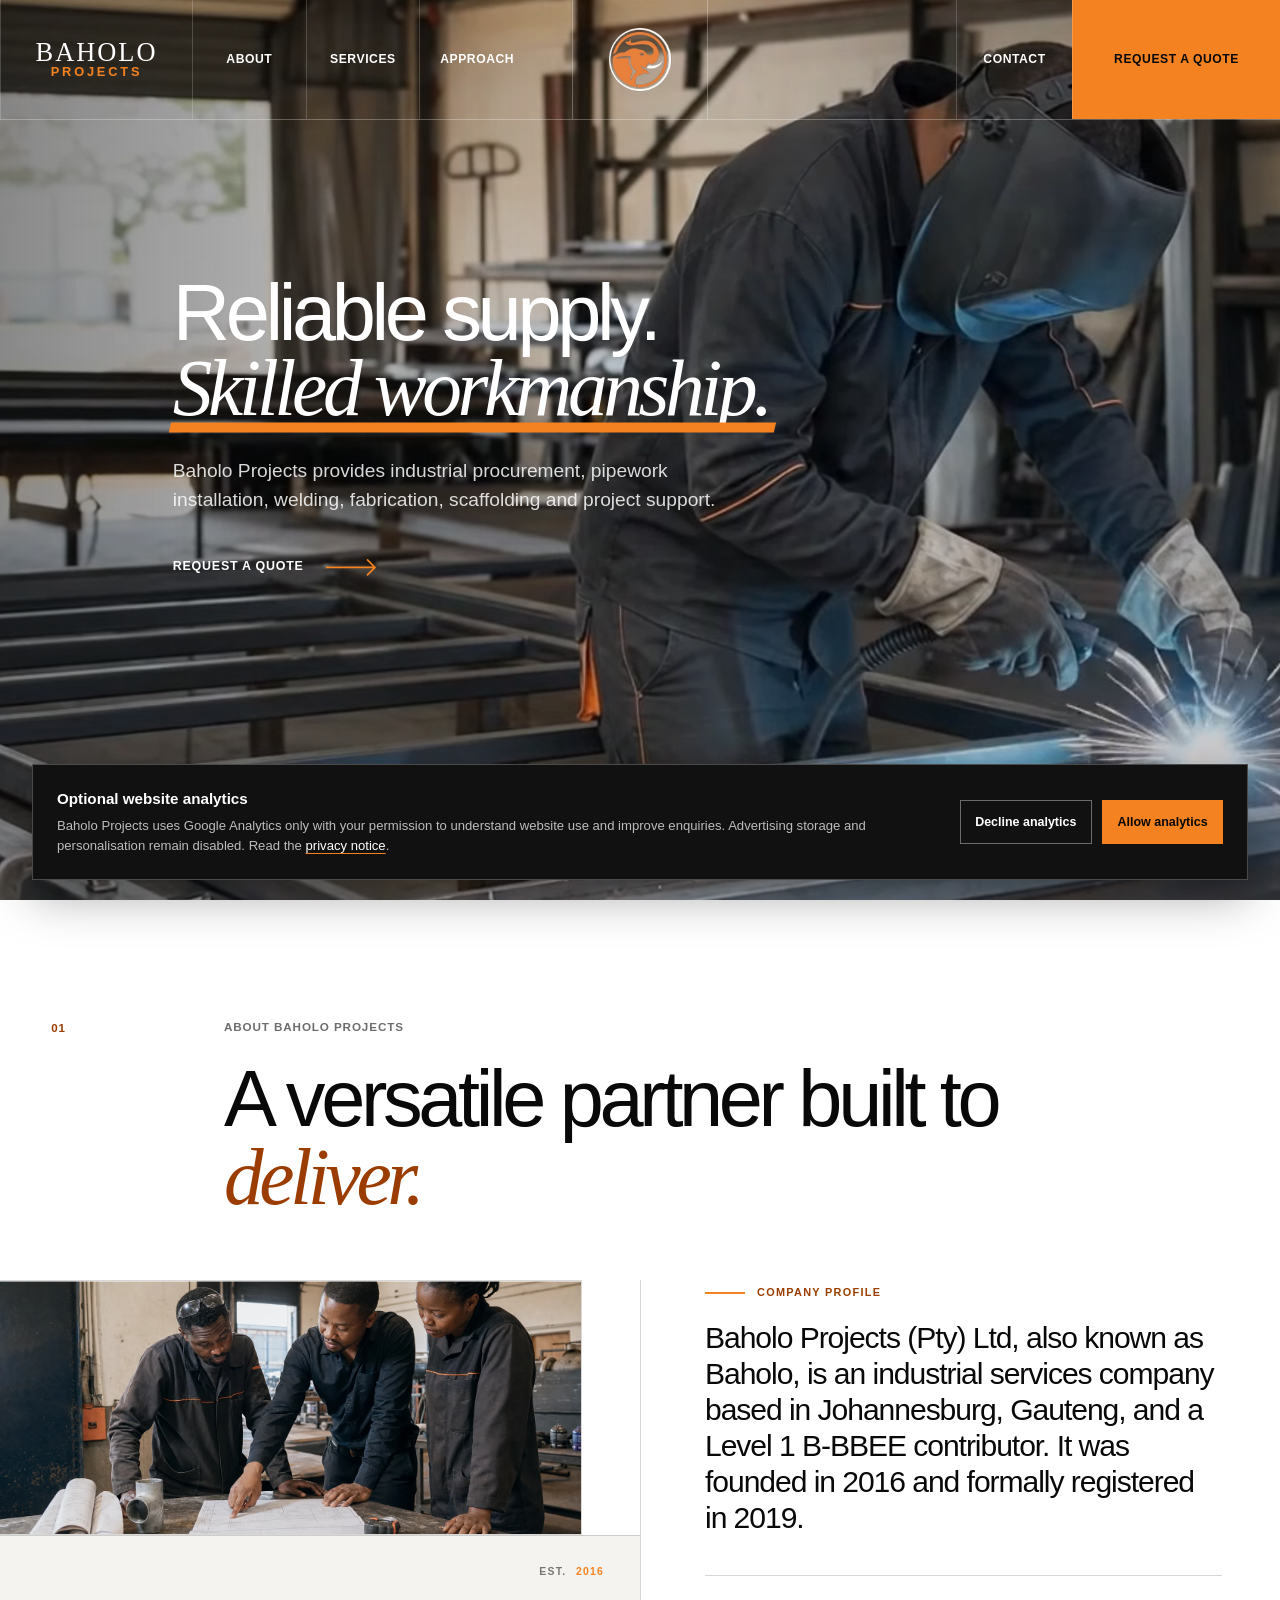
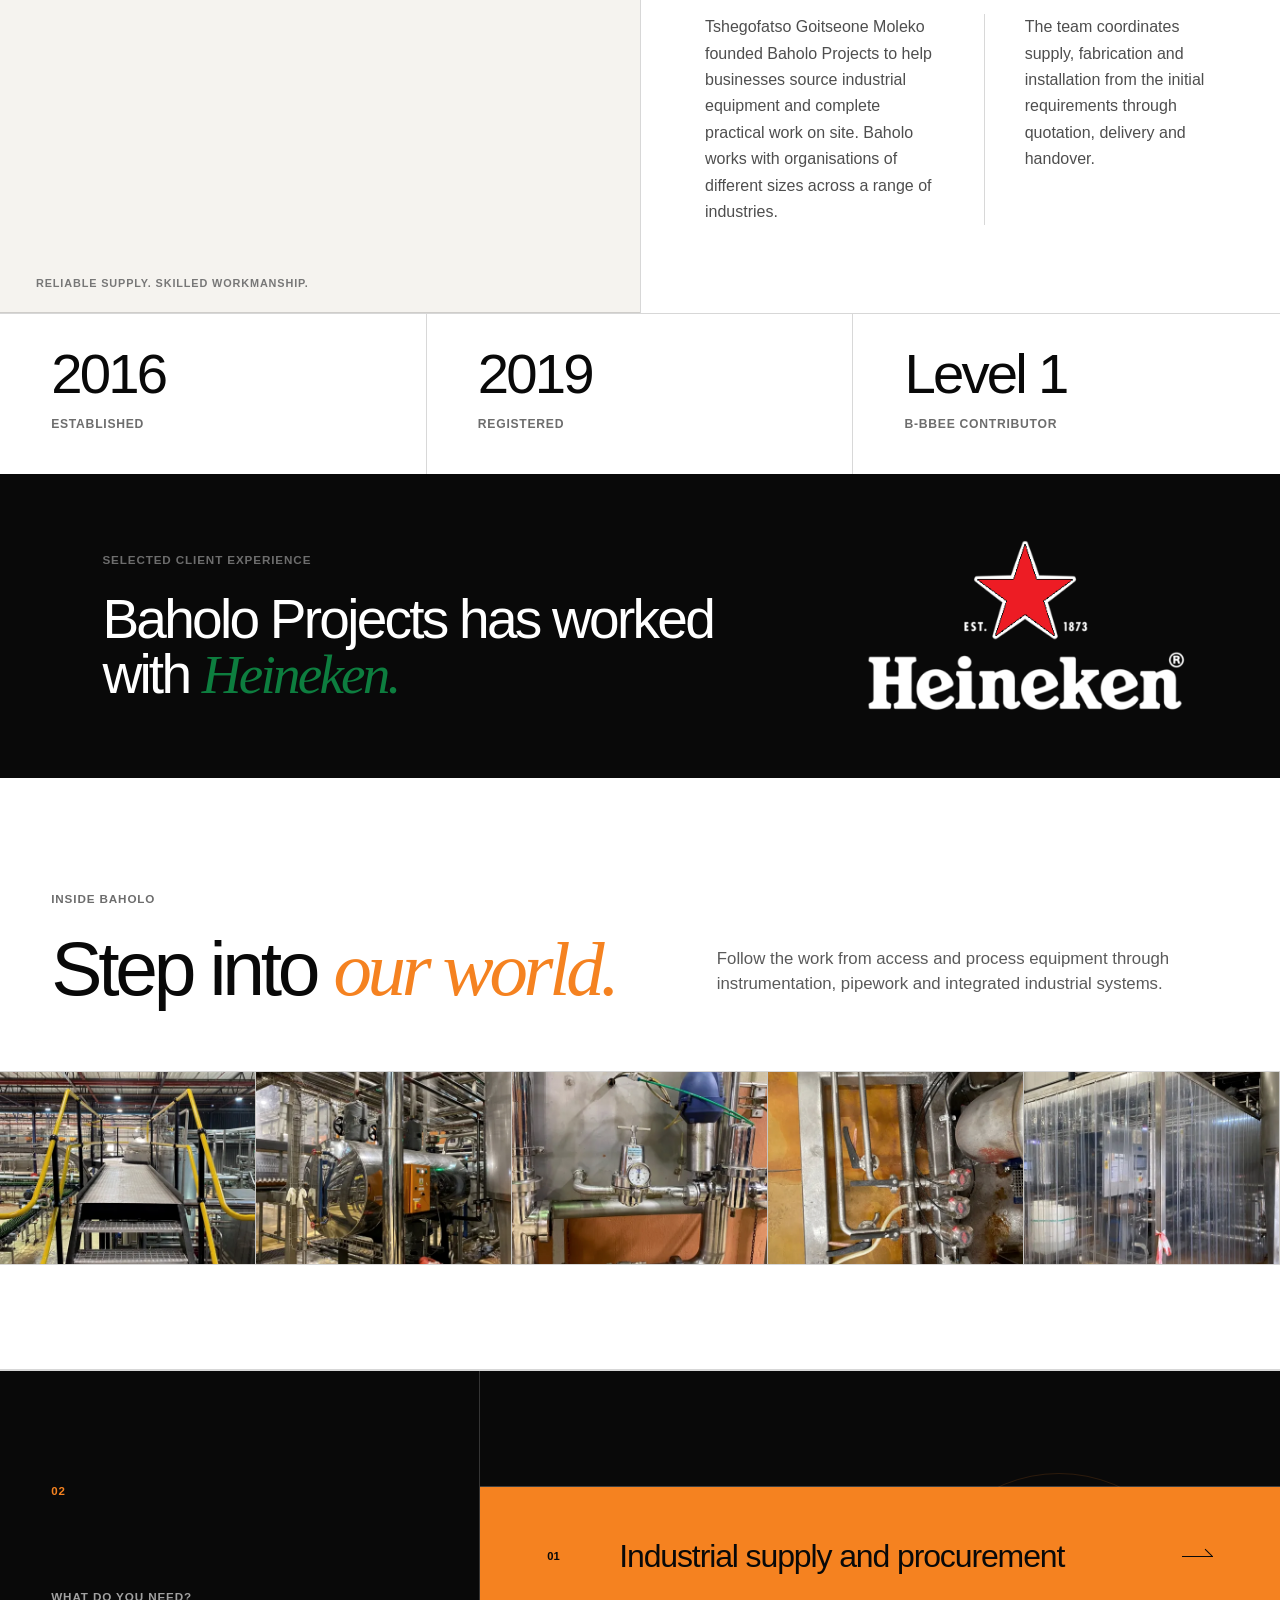
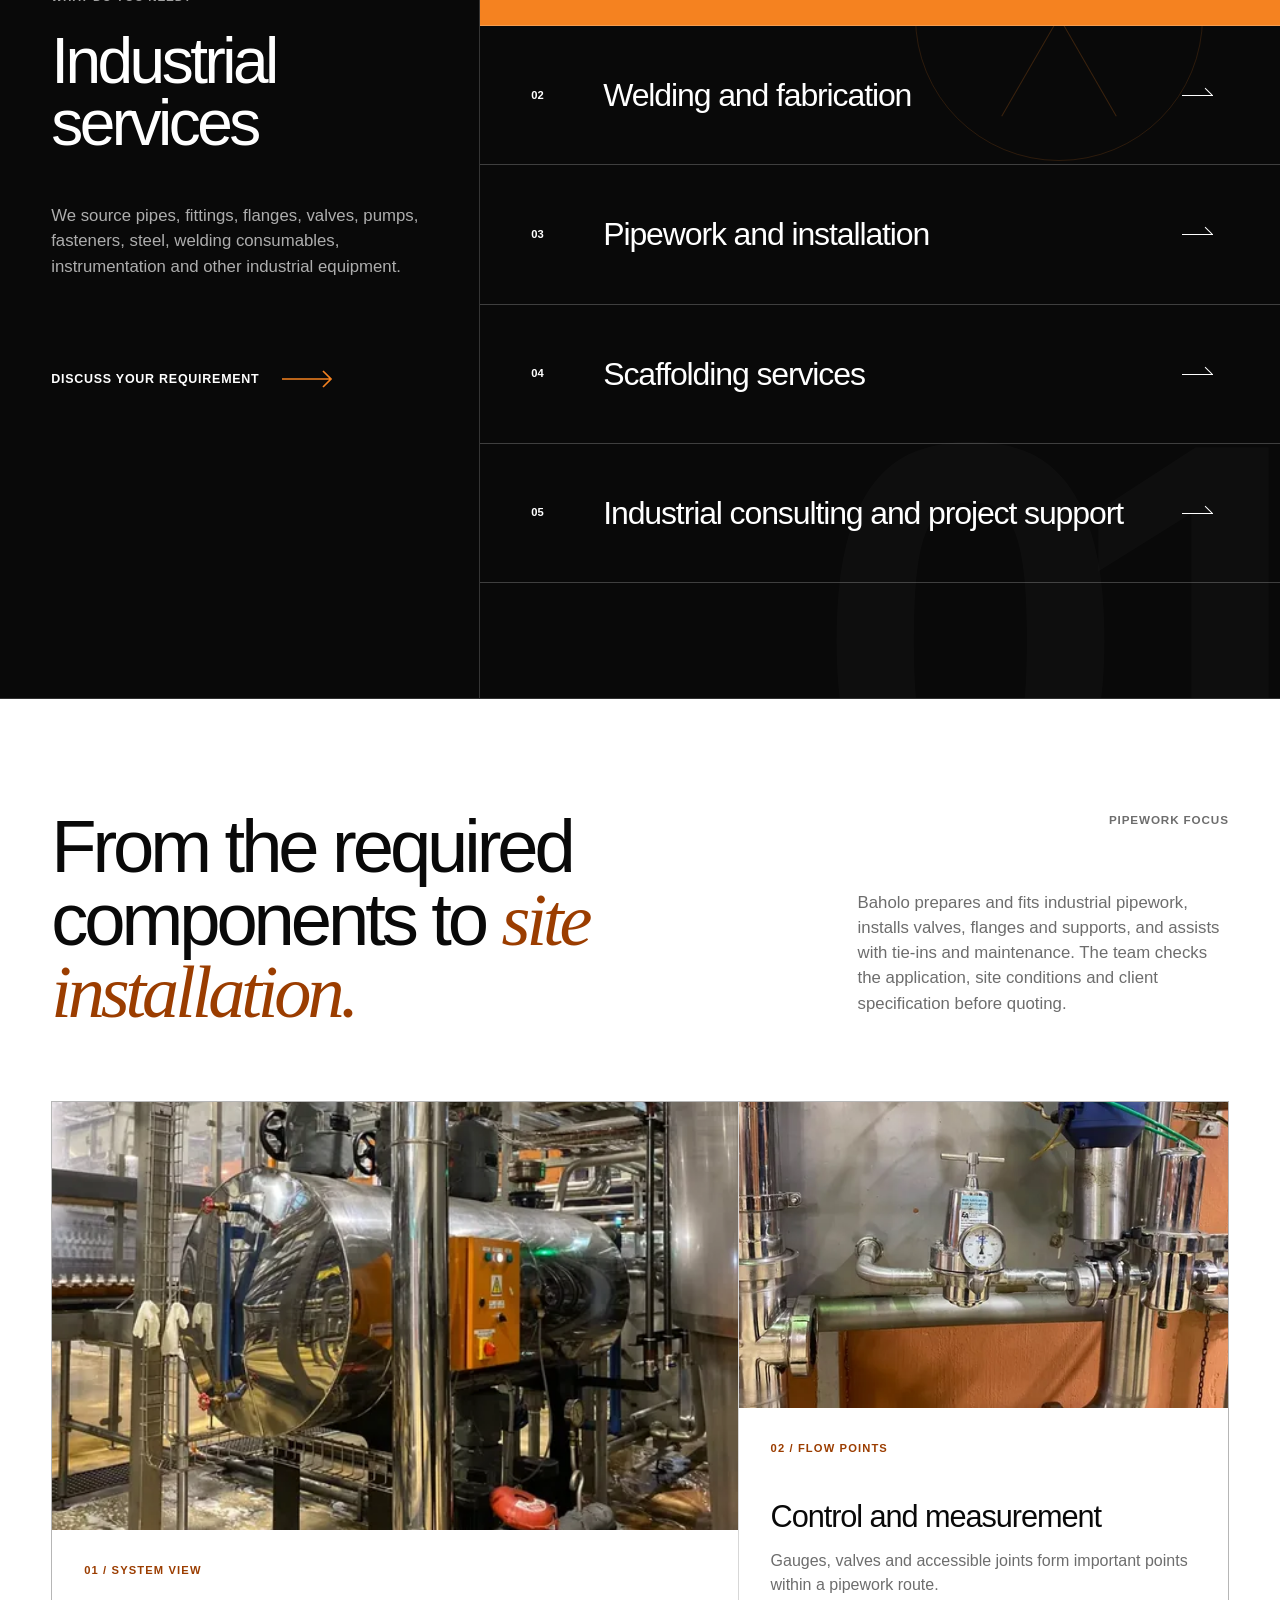
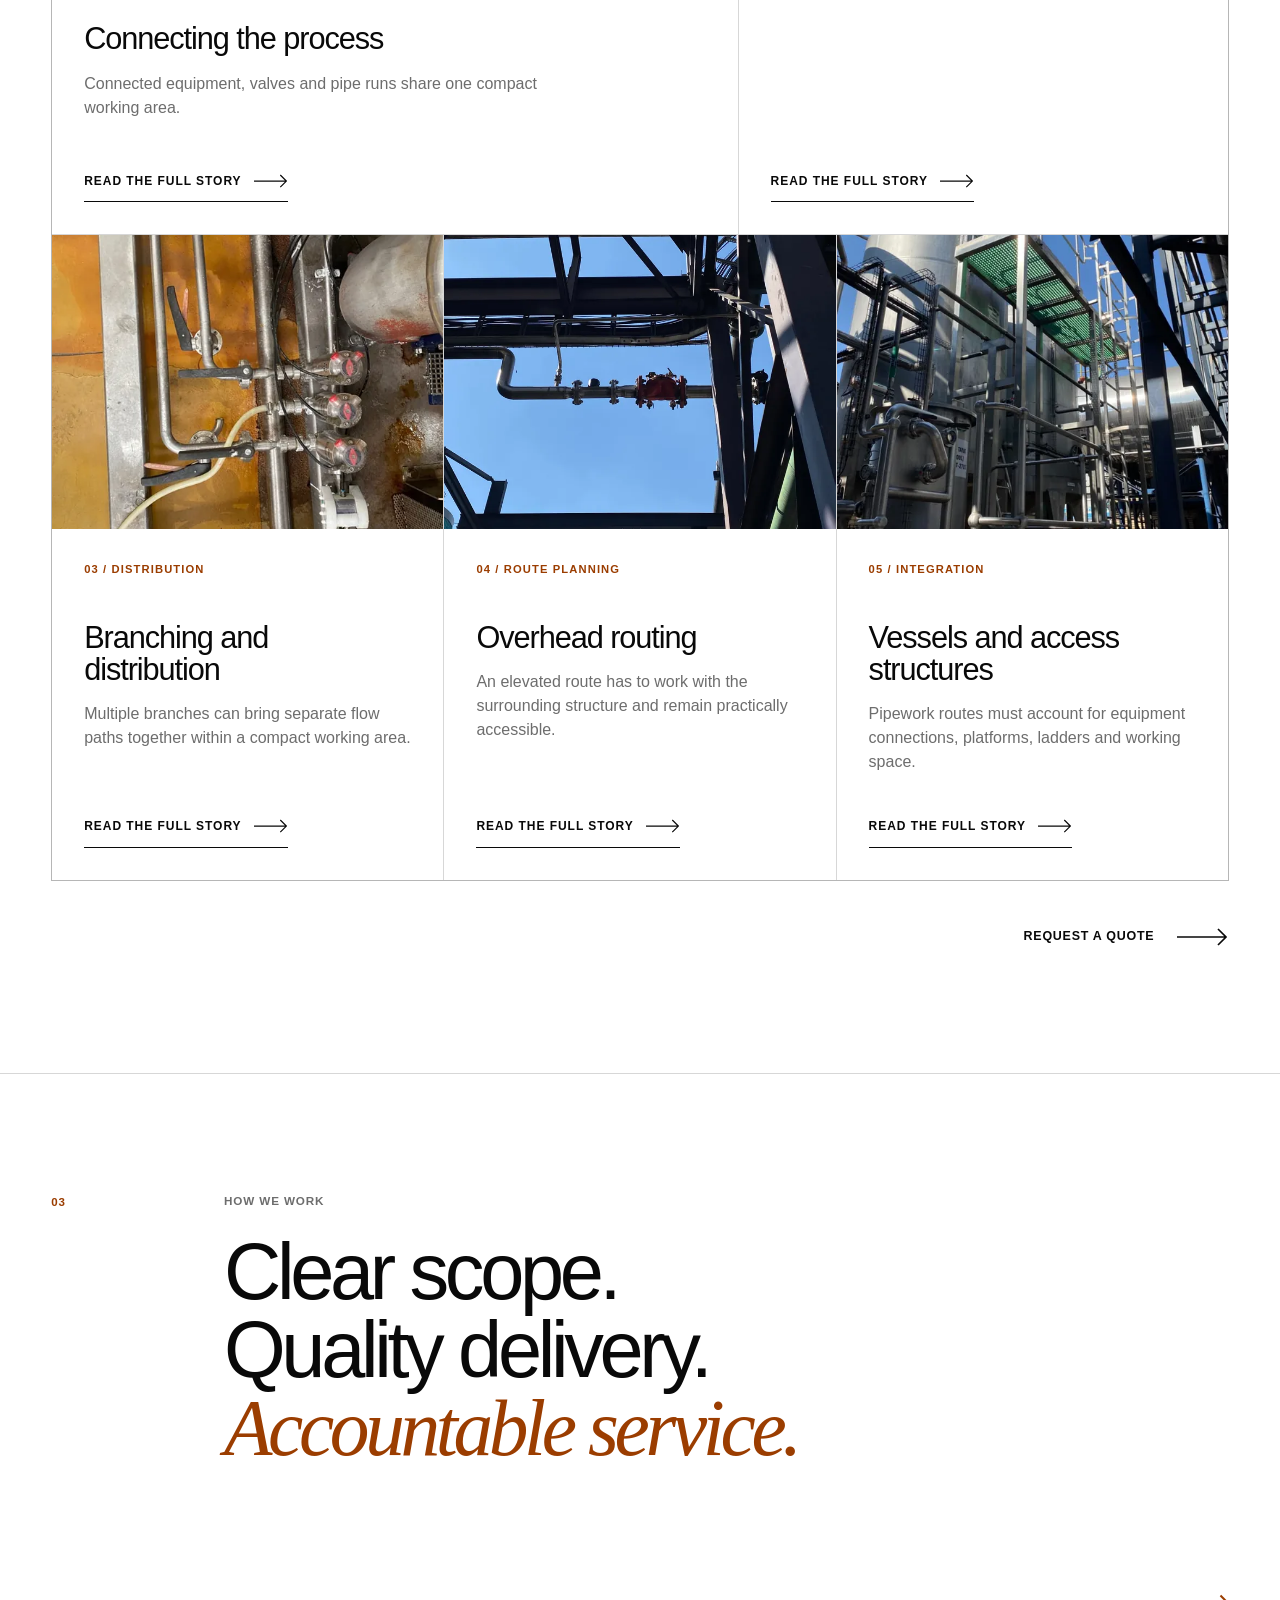
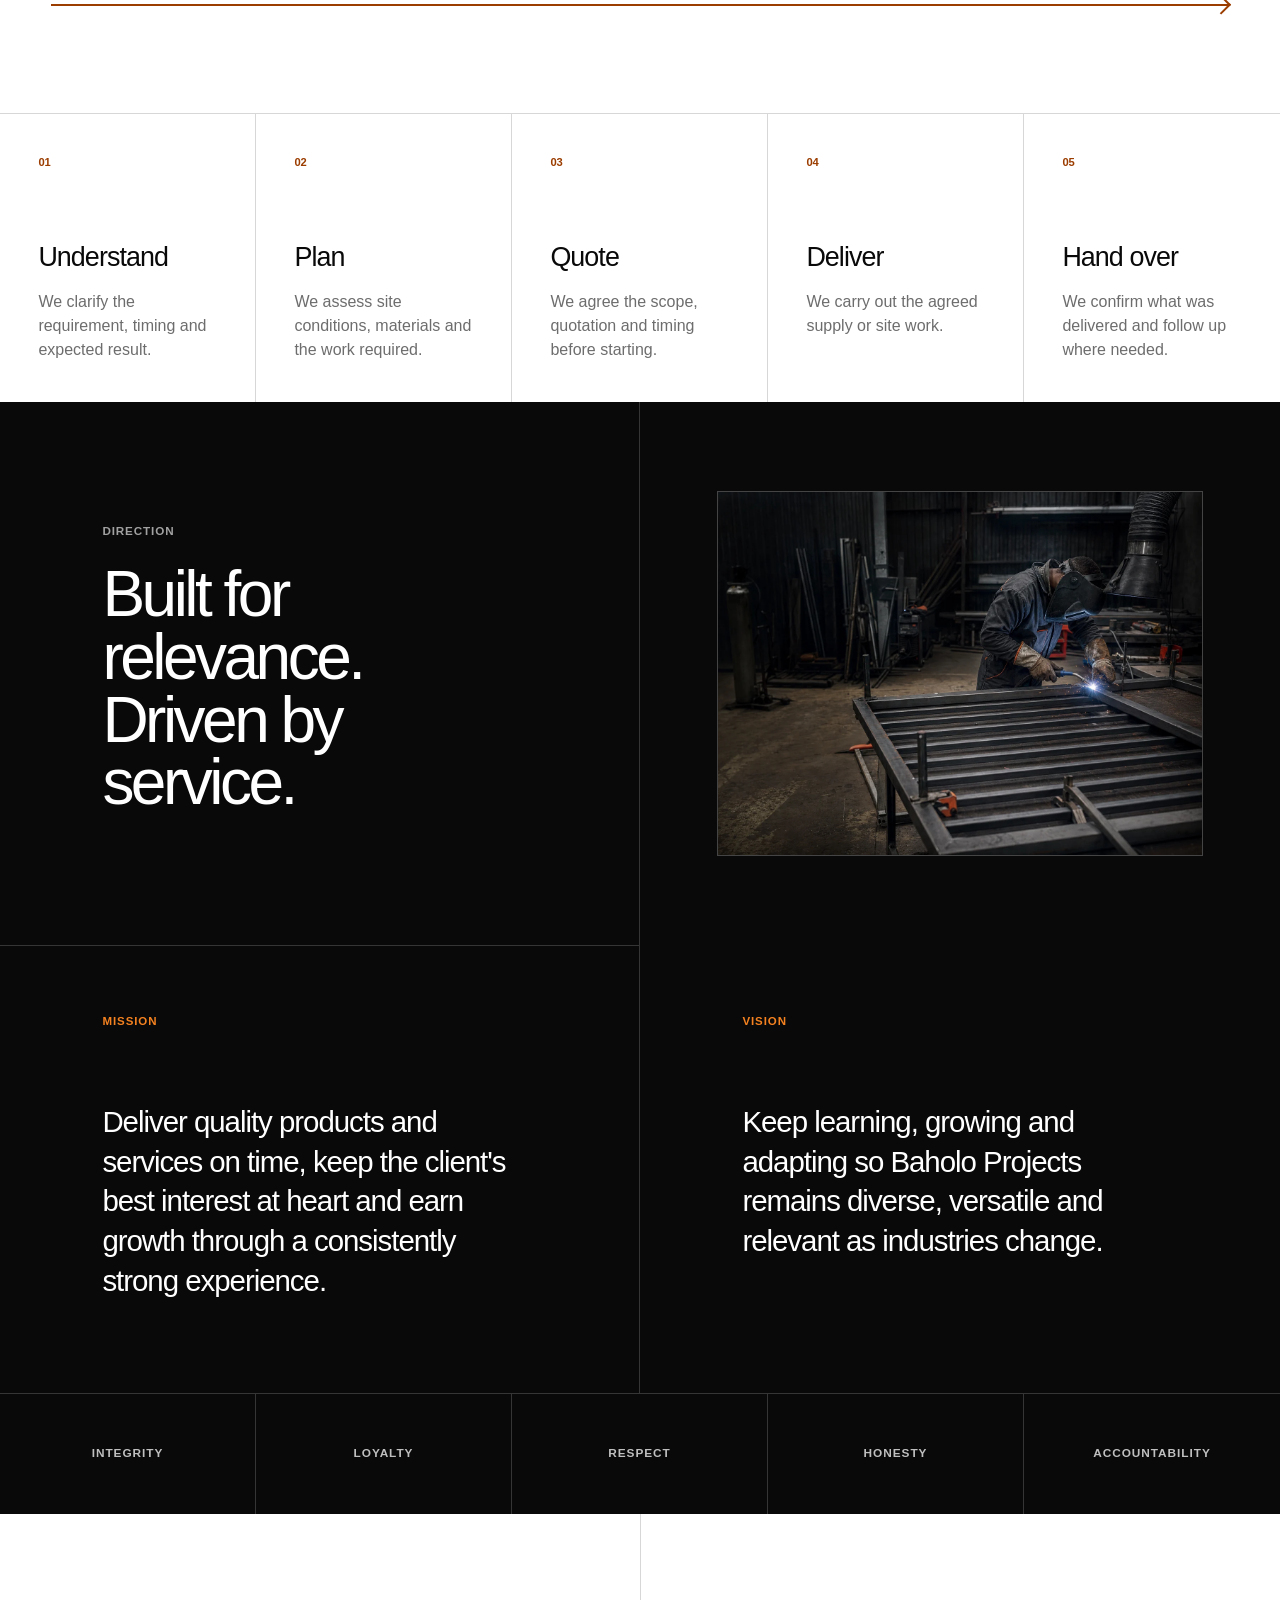
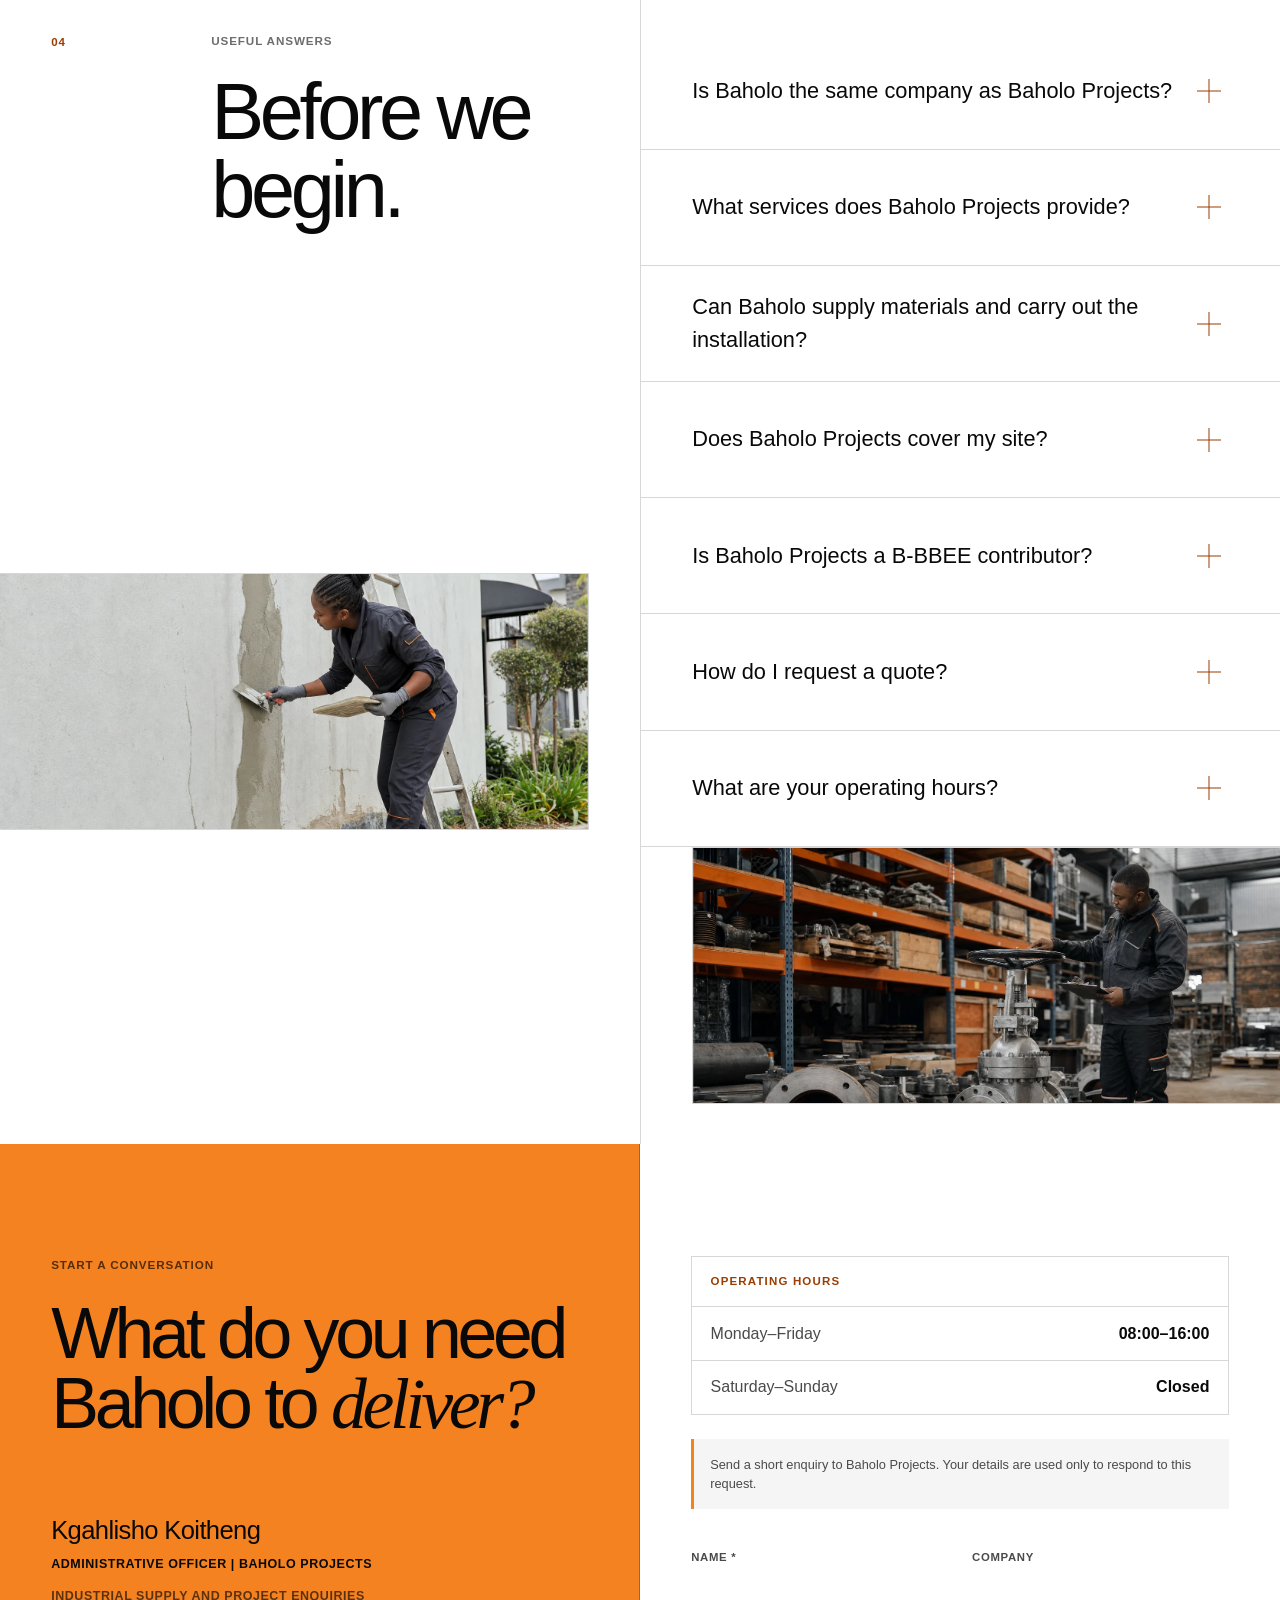
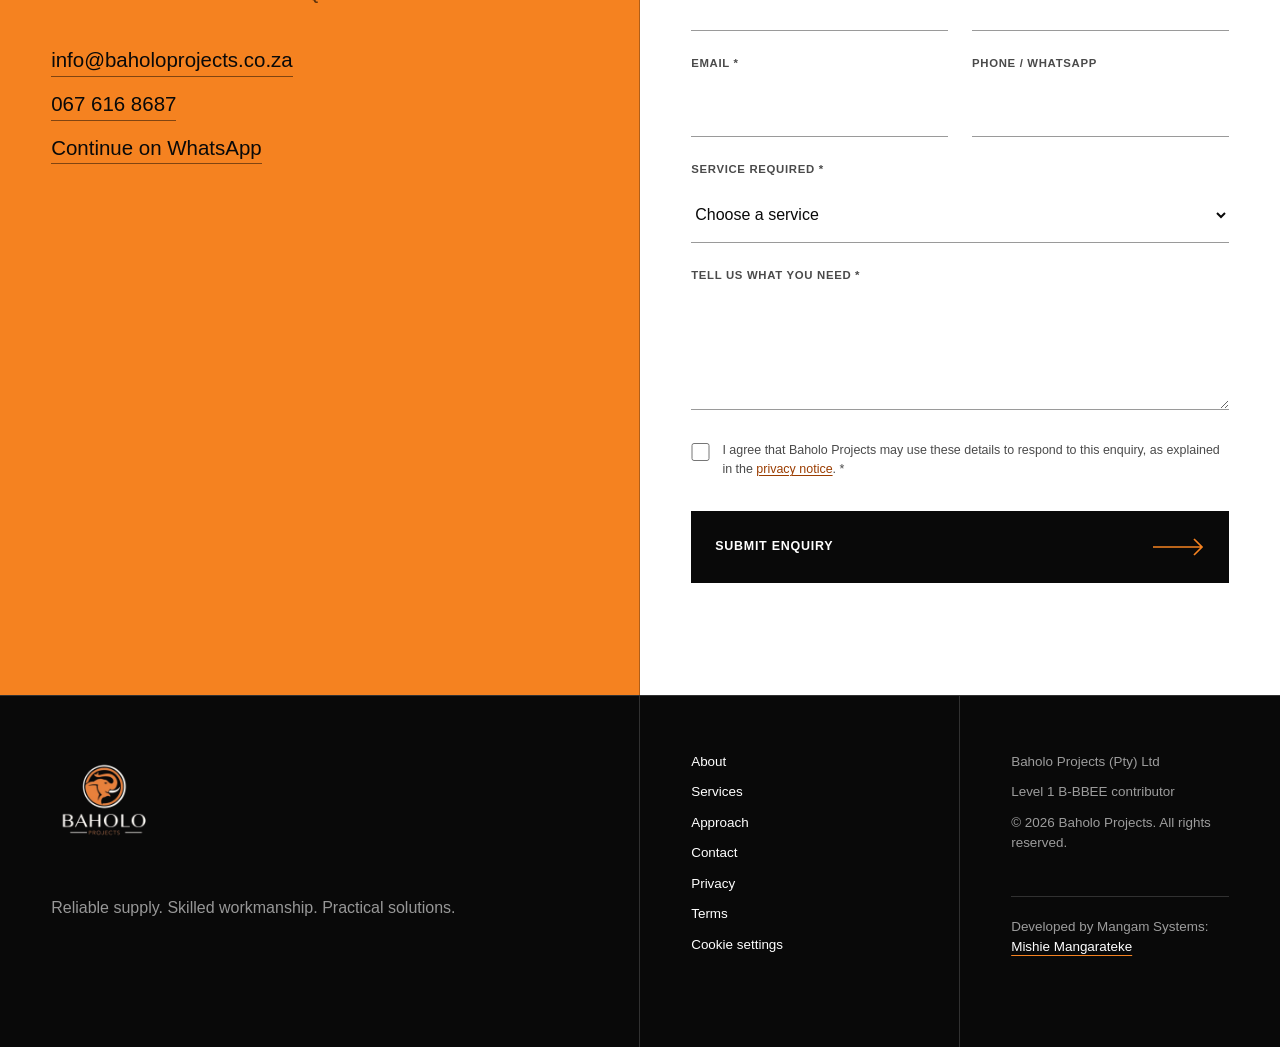
<file: index.html>
<!DOCTYPE html>
<html lang="en-ZA">
<head>
  <meta charset="utf-8">
  <meta name="viewport" content="width=device-width, initial-scale=1">
  <title>Baholo Projects | Industrial Supply, Pipework &amp; Fabrication</title>
  <meta name="description" content="Baholo Projects is a South African industrial services company offering industrial procurement, pipework installation, welding, fabrication, scaffolding and project support.">
  <meta name="theme-color" content="#0a0a0a">
  <meta name="robots" content="index, follow, max-image-preview:large">
  <meta name="referrer" content="strict-origin-when-cross-origin">
  <meta name="msvalidate.01" content="1F3CB929AEC3D27FB42A29860D7EE427">
  <link rel="canonical" href="https://www.baholoprojects.co.za/">
  <link rel="icon" type="image/png" sizes="96x96" href="/assets/icons/favicon-96.png">
  <link rel="apple-touch-icon" sizes="180x180" href="/assets/icons/apple-touch-icon.png">
  <link rel="manifest" href="site.webmanifest?v=20260708e">
  <link rel="preload" as="image" href="assets/images/hero-welder.webp" type="image/webp" fetchpriority="high">
  <link rel="stylesheet" href="styles.css?v=20261125">

  <meta property="og:type" content="website">
  <meta property="og:locale" content="en_ZA">
  <meta property="og:site_name" content="Baholo Projects">
  <meta property="og:title" content="Baholo Projects | Industrial Supply, Pipework &amp; Fabrication">
  <meta property="og:description" content="Baholo Projects is a South African industrial services company offering industrial procurement, pipework installation, welding, fabrication, scaffolding and project support.">
  <meta property="og:url" content="https://www.baholoprojects.co.za/">
  <meta property="og:image" content="https://www.baholoprojects.co.za/assets/social/baholo-social-card.jpg">
  <meta property="og:image:secure_url" content="https://www.baholoprojects.co.za/assets/social/baholo-social-card.jpg">
  <meta property="og:image:type" content="image/jpeg">
  <meta property="og:image:width" content="1200">
  <meta property="og:image:height" content="630">
  <meta property="og:image:alt" content="Baholo Projects emblem and the words Reliable supply. Skilled workmanship.">
  <link rel="image_src" href="https://www.baholoprojects.co.za/assets/social/baholo-social-card.jpg">
  <meta name="twitter:card" content="summary_large_image">
  <meta name="twitter:title" content="Baholo Projects | Industrial Supply, Pipework &amp; Fabrication">
  <meta name="twitter:description" content="Baholo Projects is a South African industrial services company offering industrial procurement, pipework installation, welding, fabrication, scaffolding and project support.">
  <meta name="twitter:image" content="https://www.baholoprojects.co.za/assets/social/baholo-social-card.jpg">
  <meta name="twitter:image:alt" content="Baholo Projects emblem and the words Reliable supply. Skilled workmanship.">

  <script type="application/ld+json">
  {
    "@context": "https://schema.org",
    "@graph": [
      {
        "@type": "Organization",
        "@id": "https://www.baholoprojects.co.za/#organization",
        "name": "Baholo Projects",
        "legalName": "Baholo Projects (Pty) Ltd",
        "alternateName": "Baholo",
        "url": "https://www.baholoprojects.co.za/",
        "logo": "https://www.baholoprojects.co.za/assets/icons/icon-512.png",
        "slogan": "Reliable supply. Skilled workmanship. Practical solutions.",
        "description": "Baholo Projects is a South African industrial services company offering industrial procurement, pipework installation, welding, fabrication, scaffolding and project support.",
        "foundingDate": "2016",
        "location": {
          "@type": "Place",
          "address": {
            "@type": "PostalAddress",
            "addressLocality": "Johannesburg",
            "addressRegion": "Gauteng",
            "addressCountry": "ZA"
          }
        },
        "email": "info@baholoprojects.co.za",
        "telephone": "+27 67 616 8687",
        "founder": {
          "@type": "Person",
          "name": "Tshegofatso Goitseone Moleko"
        },
        "contactPoint": {
          "@type": "ContactPoint",
          "contactType": "customer enquiries",
          "email": "info@baholoprojects.co.za",
          "telephone": "+27 67 616 8687",
          "hoursAvailable": {
            "@type": "OpeningHoursSpecification",
            "dayOfWeek": [
              "Monday",
              "Tuesday",
              "Wednesday",
              "Thursday",
              "Friday"
            ],
            "opens": "08:00",
            "closes": "16:00"
          }
        },
        "hasOfferCatalog": {
          "@type": "OfferCatalog",
          "name": "Industrial services",
          "itemListElement": [
            {
              "@type": "Offer",
              "itemOffered": {
                "@id": "https://www.baholoprojects.co.za/#industrial-supplies"
              }
            },
            {
              "@type": "Offer",
              "itemOffered": {
                "@id": "https://www.baholoprojects.co.za/#welding-fabrication"
              }
            },
            {
              "@type": "Offer",
              "itemOffered": {
                "@id": "https://www.baholoprojects.co.za/#pipework"
              }
            },
            {
              "@type": "Offer",
              "itemOffered": {
                "@id": "https://www.baholoprojects.co.za/#scaffolding"
              }
            },
            {
              "@type": "Offer",
              "itemOffered": {
                "@id": "https://www.baholoprojects.co.za/#industrial-consulting"
              }
            }
          ]
        }
      },
      {
        "@type": "WebSite",
        "@id": "https://www.baholoprojects.co.za/#website",
        "url": "https://www.baholoprojects.co.za/",
        "name": "Baholo Projects",
        "alternateName": "Baholo",
        "publisher": {
          "@id": "https://www.baholoprojects.co.za/#organization"
        },
        "inLanguage": "en-ZA"
      },
      {
        "@type": [
          "WebPage",
          "FAQPage"
        ],
        "@id": "https://www.baholoprojects.co.za/#webpage",
        "url": "https://www.baholoprojects.co.za/",
        "name": "Baholo Projects | Industrial Supply, Pipework & Fabrication",
        "description": "Baholo Projects is a South African industrial services company offering industrial procurement, pipework installation, welding, fabrication, scaffolding and project support.",
        "isPartOf": {
          "@id": "https://www.baholoprojects.co.za/#website"
        },
        "about": {
          "@id": "https://www.baholoprojects.co.za/#organization"
        },
        "inLanguage": "en-ZA",
        "dateModified": "2026-11-25",
        "mainEntity": [
          {
            "@type": "Question",
            "name": "Is Baholo the same company as Baholo Projects?",
            "acceptedAnswer": {
              "@type": "Answer",
              "text": "Yes. Baholo is the short brand name used for Baholo Projects (Pty) Ltd, a South African industrial supply and project services company."
            }
          },
          {
            "@type": "Question",
            "name": "What services does Baholo Projects provide?",
            "acceptedAnswer": {
              "@type": "Answer",
              "text": "Baholo Projects offers industrial procurement, welding and fabrication, pipework and installation, scaffolding services and industrial consulting and project support."
            }
          },
          {
            "@type": "Question",
            "name": "Can Baholo supply materials and carry out the installation?",
            "acceptedAnswer": {
              "@type": "Answer",
              "text": "Yes. Baholo can source components and coordinate fabrication and site installation on the same project. The team confirms the materials, work and timing in the quotation."
            }
          },
          {
            "@type": "Question",
            "name": "Does Baholo Projects cover my site?",
            "acceptedAnswer": {
              "@type": "Answer",
              "text": "Baholo Projects is based in Johannesburg, Gauteng, and works at customer sites. Share the site location when you enquire so the team can confirm whether it can supply or work there."
            }
          },
          {
            "@type": "Question",
            "name": "Is Baholo Projects a B-BBEE contributor?",
            "acceptedAnswer": {
              "@type": "Answer",
              "text": "Yes. Baholo Projects is a South African registered company and a Level 1 B-BBEE contributor."
            }
          },
          {
            "@type": "Question",
            "name": "How do I request a quote?",
            "acceptedAnswer": {
              "@type": "Answer",
              "text": "Use the enquiry form, call 067 616 8687 or email info@baholoprojects.co.za. Include the site location, what you need, any specifications and when you need it."
            }
          },
          {
            "@type": "Question",
            "name": "What are your operating hours?",
            "acceptedAnswer": {
              "@type": "Answer",
              "text": "Monday to Friday, 08:00–16:00. Baholo Projects is closed on Saturday and Sunday."
            }
          }
        ]
      },
      {
        "@type": "Service",
        "@id": "https://www.baholoprojects.co.za/#industrial-supplies",
        "name": "Industrial supply and procurement",
        "description": "We source pipes, fittings, flanges, valves, pumps, fasteners, steel, welding consumables, instrumentation and other industrial equipment.",
        "provider": {
          "@id": "https://www.baholoprojects.co.za/#organization"
        },
        "url": "https://www.baholoprojects.co.za/#industrial-supplies"
      },
      {
        "@type": "Service",
        "@id": "https://www.baholoprojects.co.za/#welding-fabrication",
        "name": "Welding and fabrication",
        "description": "We work with stainless and carbon steel to fabricate industrial components and pipework, modify equipment and carry out repairs.",
        "provider": {
          "@id": "https://www.baholoprojects.co.za/#organization"
        },
        "url": "https://www.baholoprojects.co.za/#welding-fabrication"
      },
      {
        "@type": "Service",
        "@id": "https://www.baholoprojects.co.za/#pipework",
        "name": "Pipework and installation",
        "description": "We prepare and fit industrial pipework, install valves, flanges and supports, and assist with tie-ins and maintenance.",
        "provider": {
          "@id": "https://www.baholoprojects.co.za/#organization"
        },
        "url": "https://www.baholoprojects.co.za/#pipework"
      },
      {
        "@type": "Service",
        "@id": "https://www.baholoprojects.co.za/#scaffolding",
        "name": "Scaffolding services",
        "description": "We erect and dismantle temporary access scaffolding for maintenance, installations, welding and pipework.",
        "provider": {
          "@id": "https://www.baholoprojects.co.za/#organization"
        },
        "url": "https://www.baholoprojects.co.za/#scaffolding"
      },
      {
        "@type": "Service",
        "@id": "https://www.baholoprojects.co.za/#industrial-consulting",
        "name": "Industrial consulting and project support",
        "description": "We help assess requirements, identify materials, coordinate procurement, and plan fabrication and installation work.",
        "provider": {
          "@id": "https://www.baholoprojects.co.za/#organization"
        },
        "url": "https://www.baholoprojects.co.za/#industrial-consulting"
      }
    ]
  }
  </script>
</head>
<body>
  <a class="skip-link" href="#main">Skip to main content</a>

  <header class="site-header" data-header>
    <nav class="desktop-nav" aria-label="Primary navigation">
      <a class="nav-wordmark" href="#top" aria-label="Baholo Projects home">
        <strong>BAHOLO</strong>
        <span>PROJECTS</span>
      </a>
      <a href="#about">About</a>
      <a href="#services">Services</a>
      <a href="#approach">Approach</a>
    </nav>
    <a class="brand" href="#top" aria-label="Baholo Projects home">
      <img src="assets/baholo-emblem.png" alt="" width="214" height="214">
    </a>
    <div class="header-actions">
      <a class="header-contact" href="#contact">Contact</a>
      <a class="header-cta" href="#contact" data-track="cta_click" data-cta-location="header">Request a quote</a>
    </div>
    <button class="menu-toggle" type="button" aria-label="Open menu" aria-expanded="false" aria-controls="mobile-menu">
      <span></span><span></span><span></span>
    </button>
  </header>

  <aside class="mobile-menu" id="mobile-menu" aria-label="Mobile menu panel" aria-hidden="true" inert>
    <div class="mobile-menu__top">
      <img src="assets/baholo-logo-light.jpg" alt="Baholo Projects" width="750" height="1334">
      <button class="menu-close" type="button" aria-label="Close menu"><span></span><span></span></button>
    </div>
    <nav aria-label="Mobile navigation">
      <a href="#about"><span>01</span>About</a>
      <a href="#services"><span>02</span>Services</a>
      <a href="#approach"><span>03</span>Approach</a>
      <a href="#contact"><span>04</span>Contact</a>
    </nav>
    <div class="mobile-menu__footer">
      <a href="mailto:info@baholoprojects.co.za" data-track="contact_click" data-contact-method="email">info@baholoprojects.co.za</a>
      <a href="tel:+27676168687" data-track="contact_click" data-contact-method="phone">067 616 8687</a>
      <a href="https://wa.me/27676168687?text=Hello%20Baholo%20Projects%2C%20I%20would%20like%20to%20discuss%20a%20requirement." target="_blank" rel="noopener" data-track="contact_click" data-contact-method="whatsapp">Continue on WhatsApp</a>
    </div>
  </aside>

  <main id="main">
    <section class="hero" id="top" aria-labelledby="hero-title">
      <div class="hero-stage" aria-hidden="true">
        <video muted loop playsinline webkit-playsinline preload="none" poster="assets/images/hero-welder.webp" disablepictureinpicture disableremoteplayback>
          <source data-src="assets/videos/hero-welder-silent.mp4" type="video/mp4">
          <source data-src="assets/videos/hero-welder.webm" type="video/webm">
        </video>
      </div>
      <div class="hero-shade" aria-hidden="true"></div>
      <div class="hero-copy">
        <h1 id="hero-title">Reliable supply.<br> <em>Skilled workmanship.</em></h1>
        <p>Baholo Projects provides industrial procurement, pipework installation, welding, fabrication, scaffolding and project support.</p>
        <a class="arrow-link arrow-link--light" href="#contact" data-track="cta_click">
          <span>Request a quote</span>
          <svg viewBox="0 0 52 18" aria-hidden="true"><path d="M0 9h49M41 1l8 8-8 8"/></svg>
        </a>
      </div>
      <a class="scroll-cue" href="#about" aria-label="Scroll to about Baholo Projects">
        <span>Scroll</span><i></i>
      </a>
    </section>

    <section class="intro section-white" id="about" aria-labelledby="about-title">
      <div class="section-number">01</div>
      <div class="intro-heading reveal">
        <p class="section-label">About Baholo Projects</p>
        <h2 id="about-title">A versatile partner built to <span>deliver.</span></h2>
      </div>
      <div class="intro-visual">
        <figure class="intro-media media-unfold media-unfold--ltr reveal">
          <div class="media-unfold__inner">
            <img src="assets/images/team-planning.webp" alt="A project team reviewing technical plans in a fabrication workshop" width="1536" height="1024" loading="lazy" decoding="async">
          </div>
        </figure>
        <div class="about-motion reveal" aria-hidden="true">
          <div class="about-motion__meta"><span>Est.</span><i>2016</i></div>
          <div class="about-motion__stage">
            <div class="about-motion__wordmark">
              <strong>BAHOLO</strong>
              <span>PROJECTS</span>
            </div>
            <i class="about-motion__pen"></i>
            <b class="about-motion__underline"></b>
          </div>
          <p class="about-motion__caption">Reliable supply. Skilled workmanship.</p>
        </div>
      </div>
      <div class="intro-body reveal">
        <div class="about-copy__lead">
          <p class="about-copy__label"><span aria-hidden="true"></span>Company profile</p>
          <p class="lead">Baholo Projects (Pty) Ltd, also known as Baholo, is an industrial services company based in Johannesburg, Gauteng, and a Level 1 B-BBEE contributor. It was founded in 2016 and formally registered in 2019.</p>
        </div>
        <div class="about-copy__details">
          <p>Tshegofatso Goitseone Moleko founded Baholo Projects to help businesses source industrial equipment and complete practical work on site. Baholo works with organisations of different sizes across a range of industries.</p>
          <p>The team coordinates supply, fabrication and installation from the initial requirements through quotation, delivery and handover.</p>
        </div>
      </div>
      <dl class="proof-strip reveal">
        <div><dt>2016</dt><dd>Established</dd></div>
        <div><dt>2019</dt><dd>Registered</dd></div>
        <div><dt>Level 1</dt><dd>B-BBEE contributor</dd></div>
      </dl>
      <aside class="client-experience client-experience--reveal reveal" aria-labelledby="client-experience-title">
        <div class="client-experience__copy">
          <p class="section-label">Selected client experience</p>
          <h3 id="client-experience-title">Baholo Projects has worked with <span>Heineken.</span></h3>
        </div>
        <figure class="client-experience__logo">
          <img src="assets/heineken-logo-transparent.png" alt="Heineken" width="440" height="255" loading="lazy" decoding="async">
        </figure>
      </aside>
      <section class="world about-world" id="world" aria-labelledby="world-title">
        <div class="world-heading reveal">
          <p class="section-label">Inside Baholo</p>
          <h2 id="world-title">Step into <span>our world.</span></h2>
          <p>Follow the work from access and process equipment through instrumentation, pipework and integrated industrial systems.</p>
        </div>
        <div class="world-marquee" role="group" aria-label="A continuous visual journey through Baholo Projects industrial work">
          <div class="world-track">
            <div class="world-sequence">
              <figure class="world-frame"><img src="[data-uri]" data-src="assets/images/world/world-1.webp" alt="Elevated access walkway inside an industrial processing facility" width="540" height="720" decoding="async"></figure>
              <figure class="world-frame"><img src="[data-uri]" data-src="assets/images/world/world-2.webp" alt="Processing equipment, pipework and its control cabinet" width="540" height="720" decoding="async"></figure>
              <figure class="world-frame"><img src="[data-uri]" data-src="assets/images/world/world-3.webp" alt="Pressure gauge, valves and pipework on industrial process equipment" width="540" height="720" decoding="async"></figure>
              <figure class="world-frame"><img src="[data-uri]" data-src="assets/images/world/world-4.webp" alt="Branch lines, valves and fittings arranged on an equipment frame" width="540" height="720" decoding="async"></figure>
              <figure class="world-frame"><img src="[data-uri]" data-src="assets/images/world/world-5.webp" alt="Guarded control equipment in a processing area" width="540" height="720" decoding="async"></figure>
              <figure class="world-frame"><img src="[data-uri]" data-src="assets/images/world/world-6.webp" alt="Large process vessels with access ladders" width="540" height="720" decoding="async"></figure>
              <figure class="world-frame"><img src="[data-uri]" data-src="assets/images/world/world-7.webp" alt="Industrial pipework positioned around process vessels and access platforms" width="540" height="720" decoding="async"></figure>
              <figure class="world-frame"><img src="[data-uri]" data-src="assets/images/world/world-8.webp" alt="Elevated pipe run and in-line valve assembly within structural steelwork" width="720" height="540" decoding="async"></figure>
              <figure class="world-frame"><img src="[data-uri]" data-src="assets/images/world/world-9.webp" alt="Protected pump equipment inside a safety enclosure" width="540" height="720" decoding="async"></figure>
              <figure class="world-frame"><img src="[data-uri]" data-src="assets/images/world/world-10.webp" alt="Wall-mounted service line with a gauge, valve and hose reel" width="540" height="720" decoding="async"></figure>
              <figure class="world-frame"><img src="[data-uri]" data-src="assets/images/world/world-11.webp" alt="Multiple pipe runs connected around industrial processing equipment" width="540" height="720" decoding="async"></figure>
            </div>
          </div>
        </div>
      </section>
    </section>

    <section class="services" id="services" aria-labelledby="services-title">
      <div class="service-copy">
        <div class="section-number section-number--light">02</div>
        <p class="section-label section-label--light reveal">What do you need?</p>
        <h2 id="services-title" class="reveal">Industrial services</h2>
        <p class="service-summary reveal" data-service-summary aria-live="polite">We source pipes, fittings, flanges, valves, pumps, fasteners, steel, welding consumables, instrumentation and other industrial equipment.</p>
        <a class="arrow-link arrow-link--light reveal" href="#contact" data-track="cta_click">
          <span>Discuss your requirement</span>
          <svg viewBox="0 0 52 18" aria-hidden="true"><path d="M0 9h49M41 1l8 8-8 8"/></svg>
        </a>
      </div>
      <div class="service-list" role="group" aria-label="Baholo Projects services">
        <button class="service-item is-active" id="industrial-supplies" type="button" data-service="industrial" data-summary="We source pipes, fittings, flanges, valves, pumps, fasteners, steel, welding consumables, instrumentation and other industrial equipment." aria-pressed="true" aria-expanded="true">
          <span class="service-item__number" aria-hidden="true">01</span><strong>Industrial supply and procurement</strong><i></i>
          <span class="service-item__detail">We source pipes, fittings, flanges, valves, pumps, fasteners, steel, welding consumables, instrumentation and other industrial equipment.</span>
        </button>
        <button class="service-item" id="welding-fabrication" type="button" data-service="fabrication" data-summary="We work with stainless and carbon steel to fabricate industrial components and pipework, modify equipment and carry out repairs." aria-pressed="false" aria-expanded="false">
          <span class="service-item__number" aria-hidden="true">02</span><strong>Welding and fabrication</strong><i></i>
          <span class="service-item__detail">We work with stainless and carbon steel to fabricate industrial components and pipework, modify equipment and carry out repairs.</span>
        </button>
        <button class="service-item" type="button" data-service="pipework" data-summary="We prepare and fit industrial pipework, install valves, flanges and supports, and assist with tie-ins and maintenance." aria-pressed="false" aria-expanded="false">
          <span class="service-item__number" aria-hidden="true">03</span><strong>Pipework and installation</strong><i></i>
          <span class="service-item__detail">We prepare and fit industrial pipework, install valves, flanges and supports, and assist with tie-ins and maintenance.</span>
        </button>
        <button class="service-item" id="scaffolding" type="button" data-service="scaffolding" data-summary="We erect and dismantle temporary access scaffolding for maintenance, installations, welding and pipework." aria-pressed="false" aria-expanded="false">
          <span class="service-item__number" aria-hidden="true">04</span><strong>Scaffolding services</strong><i></i>
          <span class="service-item__detail">We erect and dismantle temporary access scaffolding for maintenance, installations, welding and pipework.</span>
        </button>
        <button class="service-item" id="industrial-consulting" type="button" data-service="consulting" data-summary="We help assess requirements, identify materials, coordinate procurement, and plan fabrication and installation work." aria-pressed="false" aria-expanded="false">
          <span class="service-item__number" aria-hidden="true">05</span><strong>Industrial consulting and project support</strong><i></i>
          <span class="service-item__detail">We help assess requirements, identify materials, coordinate procurement, and plan fabrication and installation work.</span>
        </button>
      </div>
      <div class="service-visual" aria-hidden="true">
        <span class="service-visual__number" data-service-number>01</span>
        <div class="service-visual__mark" data-service-mark><span></span><span></span><span></span></div>
      </div>
    </section>

    <section class="pipework section-white" id="pipework" aria-labelledby="pipework-title">
      <div class="pipework-heading reveal">
        <p class="section-label">Pipework focus</p>
        <h2 id="pipework-title">From the required components to <span>site installation.</span></h2>
        <p>Baholo prepares and fits industrial pipework, installs valves, flanges and supports, and assists with tie-ins and maintenance. The team checks the application, site conditions and client specification before quoting.</p>
      </div>
      <div class="pipework-grid">
        <article class="pipe-card reveal">
          <figure>
            <img src="assets/images/world/world-2.webp" alt="A dense arrangement of industrial pipework, valves and connected processing equipment" width="540" height="720" loading="lazy" decoding="async">
          </figure>
          <div class="pipe-card__copy">
            <span>01 / System view</span>
            <h3>Connecting the process</h3>
            <p>Connected equipment, valves and pipe runs share one compact working area.</p>
            <button class="pipe-card__action" type="button" data-dialog-open="pipe-story-process" aria-haspopup="dialog">
              <span>Read the full story</span>
              <svg viewBox="0 0 34 14" aria-hidden="true"><path d="M0 7h32M26 1l6 6-6 6"/></svg>
            </button>
          </div>
        </article>
        <article class="pipe-card reveal">
          <figure>
            <img src="assets/images/world/world-3.webp" alt="Pressure gauge, manual valves, an actuated component and surrounding pipework" width="540" height="720" loading="lazy" decoding="async">
          </figure>
          <div class="pipe-card__copy">
            <span>02 / Flow points</span>
            <h3>Control and measurement</h3>
            <p>Gauges, valves and accessible joints form important points within a pipework route.</p>
            <button class="pipe-card__action" type="button" data-dialog-open="pipe-story-control" aria-haspopup="dialog">
              <span>Read the full story</span>
              <svg viewBox="0 0 34 14" aria-hidden="true"><path d="M0 7h32M26 1l6 6-6 6"/></svg>
            </button>
          </div>
        </article>
        <article class="pipe-card reveal">
          <figure>
            <img src="assets/images/world/world-4.webp" alt="Several branch lines, valves and fittings arranged on a compact equipment frame" width="540" height="720" loading="lazy" decoding="async">
          </figure>
          <div class="pipe-card__copy">
            <span>03 / Distribution</span>
            <h3>Branching and distribution</h3>
            <p>Multiple branches can bring separate flow paths together within a compact working area.</p>
            <button class="pipe-card__action" type="button" data-dialog-open="pipe-story-distribution" aria-haspopup="dialog">
              <span>Read the full story</span>
              <svg viewBox="0 0 34 14" aria-hidden="true"><path d="M0 7h32M26 1l6 6-6 6"/></svg>
            </button>
          </div>
        </article>
        <article class="pipe-card reveal">
          <figure>
            <img src="assets/images/world/world-8.webp" alt="Elevated pipe run and in-line valve assembly within structural steelwork" width="720" height="540" loading="lazy" decoding="async">
          </figure>
          <div class="pipe-card__copy">
            <span>04 / Route planning</span>
            <h3>Overhead routing</h3>
            <p>An elevated route has to work with the surrounding structure and remain practically accessible.</p>
            <button class="pipe-card__action" type="button" data-dialog-open="pipe-story-overhead" aria-haspopup="dialog">
              <span>Read the full story</span>
              <svg viewBox="0 0 34 14" aria-hidden="true"><path d="M0 7h32M26 1l6 6-6 6"/></svg>
            </button>
          </div>
        </article>
        <article class="pipe-card reveal">
          <figure>
            <img src="assets/images/world/world-7.webp" alt="Pipework positioned around process vessels, platforms, ladders and structural elements" width="540" height="720" loading="lazy" decoding="async">
          </figure>
          <div class="pipe-card__copy">
            <span>05 / Integration</span>
            <h3>Vessels and access structures</h3>
            <p>Pipework routes must account for equipment connections, platforms, ladders and working space.</p>
            <button class="pipe-card__action" type="button" data-dialog-open="pipe-story-access" aria-haspopup="dialog">
              <span>Read the full story</span>
              <svg viewBox="0 0 34 14" aria-hidden="true"><path d="M0 7h32M26 1l6 6-6 6"/></svg>
            </button>
          </div>
        </article>
      </div>
      <div class="pipework-footer pipework-footer--cta-only reveal">
        <a class="arrow-link" href="#contact" data-track="cta_click">
          <span>Request a quote</span>
          <svg viewBox="0 0 52 18" aria-hidden="true"><path d="M0 9h49M41 1l8 8-8 8"/></svg>
        </a>
      </div>
      <dialog class="pipe-dialog" id="pipe-story-process" aria-labelledby="pipe-story-process-title" aria-describedby="pipe-story-process-description">
        <div class="pipe-dialog__shell">
          <button class="pipe-dialog__close" type="button" data-dialog-close aria-label="Close connecting the process story"><span></span><span></span></button>
          <figure class="pipe-dialog__media">
            <img src="assets/images/world/world-2.webp" alt="A dense arrangement of industrial pipework, valves and connected processing equipment" width="540" height="720" loading="lazy" decoding="async">
          </figure>
          <div class="pipe-dialog__copy">
            <p class="pipe-dialog__eyebrow">01 / Pipework story</p>
            <h2 id="pipe-story-process-title">Connecting the process</h2>
            <div id="pipe-story-process-description" class="pipe-dialog__body">
              <p>The supplied image shows a dense group of horizontal and vertical pipe runs arranged around processing equipment, with manual valves, bends, a control cabinet and equipment connections visible within the route.</p>
              <p>A system like this has to be understood as a connected whole: the pipe route, equipment interfaces, valve positions and accessible working points all influence the final scope.</p>
              <p>Baholo confirms the required route and equipment connections against the client specification and the conditions recorded during site scoping.</p>
            </div>
            <p class="pipe-dialog__note">Pipe type, material, size, service conditions, fittings, supports, joining method, tie-ins, testing and installation approach are confirmed during scoping and quotation.</p>
            <a class="arrow-link" href="#contact" data-dialog-cta data-track="cta_click">
              <span>Request a quote</span>
              <svg viewBox="0 0 52 18" aria-hidden="true"><path d="M0 9h49M41 1l8 8-8 8"/></svg>
            </a>
          </div>
        </div>
      </dialog>
      <dialog class="pipe-dialog" id="pipe-story-control" aria-labelledby="pipe-story-control-title" aria-describedby="pipe-story-control-description">
        <div class="pipe-dialog__shell">
          <button class="pipe-dialog__close" type="button" data-dialog-close aria-label="Close control and measurement story"><span></span><span></span></button>
          <figure class="pipe-dialog__media">
            <img src="assets/images/world/world-3.webp" alt="Pressure gauge, manual valves, an actuated component and surrounding pipework" width="540" height="720" loading="lazy" decoding="async">
          </figure>
          <div class="pipe-dialog__copy">
            <p class="pipe-dialog__eyebrow">02 / Pipework story</p>
            <h2 id="pipe-story-control-title">Control and measurement</h2>
            <div id="pipe-story-control-description" class="pipe-dialog__body">
              <p>The supplied image shows a pressure gauge, manual valves, an actuated component, pipe joints and the surrounding route in one close equipment view.</p>
              <p>These points can support isolation, control and monitoring, while their position also affects how easily the system can be inspected and accessed.</p>
              <p>Baholo scopes the required components and their arrangement from the process information and specifications supplied by the client.</p>
            </div>
            <p class="pipe-dialog__note">Pipe type, material, size, service conditions, fittings, supports, joining method, tie-ins, testing and installation approach are confirmed during scoping and quotation.</p>
            <a class="arrow-link" href="#contact" data-dialog-cta data-track="cta_click">
              <span>Request a quote</span>
              <svg viewBox="0 0 52 18" aria-hidden="true"><path d="M0 9h49M41 1l8 8-8 8"/></svg>
            </a>
          </div>
        </div>
      </dialog>
      <dialog class="pipe-dialog" id="pipe-story-distribution" aria-labelledby="pipe-story-distribution-title" aria-describedby="pipe-story-distribution-description">
        <div class="pipe-dialog__shell">
          <button class="pipe-dialog__close" type="button" data-dialog-close aria-label="Close branching and distribution story"><span></span><span></span></button>
          <figure class="pipe-dialog__media">
            <img src="assets/images/world/world-4.webp" alt="Several branch lines, valves and fittings arranged on a compact equipment frame" width="540" height="720" loading="lazy" decoding="async">
          </figure>
          <div class="pipe-dialog__copy">
            <p class="pipe-dialog__eyebrow">03 / Pipework story</p>
            <h2 id="pipe-story-distribution-title">Branching and distribution</h2>
            <div id="pipe-story-distribution-description" class="pipe-dialog__body">
              <p>The supplied image shows several smaller branch lines, valves and fittings grouped along a compact supporting frame.</p>
              <p>Where a route divides into multiple paths, each connection has to correspond with the required service and its intended equipment destination.</p>
              <p>Baholo uses the client brief and site information to clarify how many branches are required and how they should be positioned within the available area.</p>
            </div>
            <p class="pipe-dialog__note">Pipe type, material, size, service conditions, fittings, supports, joining method, tie-ins, testing and installation approach are confirmed during scoping and quotation.</p>
            <a class="arrow-link" href="#contact" data-dialog-cta data-track="cta_click">
              <span>Request a quote</span>
              <svg viewBox="0 0 52 18" aria-hidden="true"><path d="M0 9h49M41 1l8 8-8 8"/></svg>
            </a>
          </div>
        </div>
      </dialog>
      <dialog class="pipe-dialog" id="pipe-story-overhead" aria-labelledby="pipe-story-overhead-title" aria-describedby="pipe-story-overhead-description">
        <div class="pipe-dialog__shell">
          <button class="pipe-dialog__close" type="button" data-dialog-close aria-label="Close overhead routing story"><span></span><span></span></button>
          <figure class="pipe-dialog__media">
            <img src="assets/images/world/world-8.webp" alt="Elevated pipe run and in-line valve assembly within structural steelwork" width="720" height="540" loading="lazy" decoding="async">
          </figure>
          <div class="pipe-dialog__copy">
            <p class="pipe-dialog__eyebrow">04 / Pipework story</p>
            <h2 id="pipe-story-overhead-title">Overhead routing</h2>
            <div id="pipe-story-overhead-description" class="pipe-dialog__body">
              <p>The supplied image shows an elevated pipe run and in-line valve assembly passing through a bay of structural steelwork.</p>
              <p>An overhead route has to account for surrounding structures, clearances, support positions and practical access to operating points.</p>
              <p>Baholo resolves the route and installation sequence during site scoping, using the client specification and confirmed work-area conditions.</p>
            </div>
            <p class="pipe-dialog__note">Pipe type, material, size, service conditions, fittings, supports, joining method, tie-ins, testing and installation approach are confirmed during scoping and quotation.</p>
            <a class="arrow-link" href="#contact" data-dialog-cta data-track="cta_click">
              <span>Request a quote</span>
              <svg viewBox="0 0 52 18" aria-hidden="true"><path d="M0 9h49M41 1l8 8-8 8"/></svg>
            </a>
          </div>
        </div>
      </dialog>
      <dialog class="pipe-dialog" id="pipe-story-access" aria-labelledby="pipe-story-access-title" aria-describedby="pipe-story-access-description">
        <div class="pipe-dialog__shell">
          <button class="pipe-dialog__close" type="button" data-dialog-close aria-label="Close vessels and access structures story"><span></span><span></span></button>
          <figure class="pipe-dialog__media">
            <img src="assets/images/world/world-7.webp" alt="Pipework positioned around process vessels, platforms, ladders and structural elements" width="540" height="720" loading="lazy" decoding="async">
          </figure>
          <div class="pipe-dialog__copy">
            <p class="pipe-dialog__eyebrow">05 / Pipework story</p>
            <h2 id="pipe-story-access-title">Vessels and access structures</h2>
            <div id="pipe-story-access-description" class="pipe-dialog__body">
              <p>The supplied image shows pipework arranged around process vessels, platforms, ladders and several structural elements.</p>
              <p>Routes in a dense area have to connect with equipment while accounting for the access structures and working space already present.</p>
              <p>Baholo reviews connection points, available routes and practical access requirements before confirming the supply and installation scope.</p>
            </div>
            <p class="pipe-dialog__note">Pipe type, material, size, service conditions, fittings, supports, joining method, tie-ins, testing and installation approach are confirmed during scoping and quotation.</p>
            <a class="arrow-link" href="#contact" data-dialog-cta data-track="cta_click">
              <span>Request a quote</span>
              <svg viewBox="0 0 52 18" aria-hidden="true"><path d="M0 9h49M41 1l8 8-8 8"/></svg>
            </a>
          </div>
        </div>
      </dialog>
    </section>

    <section class="approach section-white" id="approach" aria-labelledby="approach-title">
      <div class="section-number">03</div>
      <div class="approach-title reveal">
        <p class="section-label">How we work</p>
        <h2 id="approach-title">Clear scope.<br>Quality delivery.<br><span>Accountable service.</span></h2>
      </div>
      <div class="approach-progress reveal" aria-hidden="true">
        <div class="progress-track"><i></i></div>
      </div>
      <div class="approach-flow">
        <article class="reveal"><span>01</span><h3>Understand</h3><p>We clarify the requirement, timing and expected result.</p></article>
        <article class="reveal"><span>02</span><h3>Plan</h3><p>We assess site conditions, materials and the work required.</p></article>
        <article class="reveal"><span>03</span><h3>Quote</h3><p>We agree the scope, quotation and timing before starting.</p></article>
        <article class="reveal"><span>04</span><h3>Deliver</h3><p>We carry out the agreed supply or site work.</p></article>
        <article class="reveal"><span>05</span><h3>Hand over</h3><p>We confirm what was delivered and follow up where needed.</p></article>
      </div>
    </section>

    <section class="principles" aria-labelledby="principles-title">
      <div class="principles-intro reveal">
        <p class="section-label section-label--light">Direction</p>
        <h2 id="principles-title">Built for relevance.<br>Driven by service.</h2>
      </div>
      <figure class="principles-media reveal">
        <img src="assets/images/service-fabrication.webp" alt="A welder fabricating a steel gate frame in a workshop" width="1536" height="1024" loading="lazy" decoding="async">
      </figure>
      <div class="principle principle--mission reveal">
        <span>Mission</span>
        <p>Deliver quality products and services on time, keep the client's best interest at heart and earn growth through a consistently strong experience.</p>
      </div>
      <div class="principle principle--vision reveal">
        <span>Vision</span>
        <p>Keep learning, growing and adapting so Baholo Projects remains diverse, versatile and relevant as industries change.</p>
      </div>
      <div class="principles-rail"><span>Integrity</span><span>Loyalty</span><span>Respect</span><span>Honesty</span><span>Accountability</span></div>
    </section>

    <section class="faq section-white" id="faq" aria-labelledby="faq-title">
      <div class="section-number">04</div>
      <div class="faq-heading reveal">
        <p class="section-label">Useful answers</p>
        <h2 id="faq-title">Before we begin.</h2>
      </div>
      <figure class="faq-media faq-media--lead media-unfold media-unfold--ltr reveal">
        <div class="media-unfold__inner">
          <img src="assets/images/service-maintenance.webp" alt="A tradesperson repairing an exterior wall" width="1536" height="1024" loading="lazy" decoding="async">
        </div>
      </figure>
      <div class="faq-list">
        <details class="reveal">
          <summary>Is Baholo the same company as Baholo Projects?<span></span></summary>
          <p>Yes. Baholo is the short brand name used for Baholo Projects (Pty) Ltd, a South African industrial supply and project services company.</p>
        </details>
        <details class="reveal">
          <summary>What services does Baholo Projects provide?<span></span></summary>
          <p>Baholo Projects offers <a href="#industrial-supplies">industrial procurement</a>, <a href="#welding-fabrication">welding and fabrication</a>, <a href="#pipework">pipework and installation</a>, <a href="#scaffolding">scaffolding services</a> and <a href="#industrial-consulting">industrial consulting and project support</a>.</p>
        </details>
        <details class="reveal">
          <summary>Can Baholo supply materials and carry out the installation?<span></span></summary>
          <p>Yes. Baholo can source components and coordinate fabrication and site installation on the same project. The team confirms the materials, work and timing in the quotation.</p>
        </details>
        <details class="reveal">
          <summary>Does Baholo Projects cover my site?<span></span></summary>
          <p>Baholo Projects is based in Johannesburg, Gauteng, and works at customer sites. Share the site location when you enquire so the team can confirm whether it can supply or work there.</p>
        </details>
        <details class="reveal">
          <summary>Is Baholo Projects a B-BBEE contributor?<span></span></summary>
          <p>Yes. Baholo Projects is a South African registered company and a Level 1 B-BBEE contributor.</p>
        </details>
        <details class="reveal">
          <summary>How do I request a quote?<span></span></summary>
          <p>Use the <a href="#contact">enquiry form</a>, call <a href="tel:+27676168687" data-track="contact_click" data-contact-method="phone">067 616 8687</a> or email <a href="mailto:info@baholoprojects.co.za" data-track="contact_click" data-contact-method="email">info@baholoprojects.co.za</a>. Include the site location, what you need, any specifications and when you need it.</p>
        </details>
        <details class="reveal">
          <summary>What are your operating hours?<span></span></summary>
          <p>Monday to Friday, 08:00–16:00. Baholo Projects is closed on Saturday and Sunday.</p>
        </details>
        <figure class="faq-secondary-media media-unfold media-unfold--rtl reveal">
          <div class="media-unfold__inner">
            <img src="assets/images/service-industrial.webp" alt="An industrial specialist inspecting a large metal valve" width="1536" height="1024" loading="lazy" decoding="async">
          </div>
        </figure>
      </div>
    </section>

    <section class="contact" id="contact" aria-labelledby="contact-title">
      <div class="contact-heading reveal">
        <p class="section-label">Start a conversation</p>
        <h2 id="contact-title">What do you need<br>Baholo to <span>deliver?</span></h2>
        <div class="contact-person">
          <strong>Kgahlisho Koitheng</strong>
          <span>Administrative Officer | Baholo Projects</span>
          <span>Industrial supply and project enquiries</span>
        </div>
        <div class="direct-links">
          <a href="mailto:info@baholoprojects.co.za" data-track="contact_click" data-contact-method="email">info@baholoprojects.co.za</a>
          <a href="tel:+27676168687" data-track="contact_click" data-contact-method="phone">067 616 8687</a>
          <a href="https://wa.me/27676168687?text=Hello%20Baholo%20Projects%2C%20I%20would%20like%20to%20discuss%20a%20requirement." target="_blank" rel="noopener" data-track="contact_click" data-contact-method="whatsapp">Continue on WhatsApp</a>
        </div>
      </div>

      <form class="enquiry-form reveal" data-lead-form method="post" target="lead-submit-frame" novalidate>
        <section class="operating-hours" aria-labelledby="operating-hours-title">
          <p id="operating-hours-title">Operating hours</p>
          <dl>
            <div><dt>Monday–Friday</dt><dd>08:00–16:00</dd></div>
            <div><dt>Saturday–Sunday</dt><dd>Closed</dd></div>
          </dl>
        </section>
        <p class="form-note">Send a short enquiry to Baholo Projects. Your details are used only to respond to this request.</p>
        <label class="hp-field" aria-hidden="true" tabindex="-1" hidden>
          <span>Website</span>
          <input type="text" name="website" autocomplete="off" tabindex="-1" aria-hidden="true">
        </label>
        <input type="hidden" name="formVersion" data-form-version>
        <input type="hidden" name="privacyVersion" data-privacy-version>
        <input type="hidden" name="formLoadedAt" data-form-loaded-at>
        <input type="hidden" name="submissionToken" data-submission-token>
        <input type="hidden" name="pageUrl" data-page-url>
        <input type="hidden" name="landingPage" data-landing-page>
        <input type="hidden" name="referrer" data-referrer>
        <input type="hidden" name="utmSource" data-utm-source>
        <input type="hidden" name="utmMedium" data-utm-medium>
        <input type="hidden" name="utmCampaign" data-utm-campaign>
        <input type="hidden" name="utmTerm" data-utm-term>
        <input type="hidden" name="utmContent" data-utm-content>
        <div class="field-row">
          <label><span>Name *</span><input type="text" name="name" autocomplete="name" required></label>
          <label><span>Company</span><input type="text" name="company" autocomplete="organization"></label>
        </div>
        <div class="field-row">
          <label><span>Email *</span><input type="email" name="email" autocomplete="email" required></label>
          <label><span>Phone / WhatsApp</span><input type="tel" name="phone" autocomplete="tel"></label>
        </div>
        <label>
          <span>Service required *</span>
          <select name="service" required>
            <option value="">Choose a service</option>
            <option>Industrial supplies</option>
            <option>Welding &amp; fabrication</option>
            <option>Pipework and installation</option>
            <option>Consulting</option>
            <option>Scaffolding</option>
            <option>Other</option>
          </select>
        </label>
        <label><span>Tell us what you need *</span><textarea name="message" rows="4" required></textarea></label>
        <label class="consent"><input type="checkbox" name="consent" value="yes" required><span>I agree that Baholo Projects may use these details to respond to this enquiry, as explained in the <a href="privacy.html">privacy notice</a>. *</span></label>
        <button class="submit-button" type="submit">
          <span>Submit enquiry</span>
          <svg viewBox="0 0 52 18" aria-hidden="true"><path d="M0 9h49M41 1l8 8-8 8"/></svg>
        </button>
        <div class="form-status" role="status" aria-live="polite"></div>
        <iframe class="lead-submit-frame" name="lead-submit-frame" title="Lead submission response" aria-hidden="true" tabindex="-1" hidden></iframe>
      </form>
    </section>
  </main>

  <footer class="site-footer">
    <div class="footer-brand">
      <img src="assets/baholo-logo.png" alt="Baholo Projects" width="500" height="500">
      <p>Reliable supply. Skilled workmanship. Practical solutions.</p>
    </div>
    <nav aria-label="Footer navigation">
      <a href="#about">About</a>
      <a href="#services">Services</a>
      <a href="#approach">Approach</a>
      <a href="#contact">Contact</a>
      <a href="privacy.html">Privacy</a>
      <a href="terms.html">Terms</a>
      <button class="footer-link-button" type="button" data-consent-settings>Cookie settings</button>
    </nav>
    <div class="footer-meta">
      <p>Baholo Projects (Pty) Ltd</p>
      <p>Level 1 B-BBEE contributor</p>
      <p>&copy; <span data-year></span> Baholo Projects. All rights reserved.</p>
      <p class="footer-credit">Developed by Mangam Systems: <a href="https://m-mangarateke.github.io/" target="_blank" rel="noopener" data-track="developer_portfolio_click">Mishie Mangarateke</a></p>
    </div>
  </footer>

  <section class="consent-banner" data-consent-banner aria-label="Analytics consent" hidden>
    <div>
      <strong>Optional website analytics</strong>
      <p>Baholo Projects uses Google Analytics only with your permission to understand website use and improve enquiries. Advertising storage and personalisation remain disabled. Read the <a href="privacy.html#analytics">privacy notice</a>.</p>
    </div>
    <div class="consent-banner__actions">
      <button type="button" data-consent-decline>Decline analytics</button>
      <button class="consent-banner__accept" type="button" data-consent-accept>Allow analytics</button>
    </div>
  </section>

  <script src="site-config.js?v=20260830b" defer></script>
  <script src="script.js?v=20260830e" defer></script>
</body>
</html>
</file>
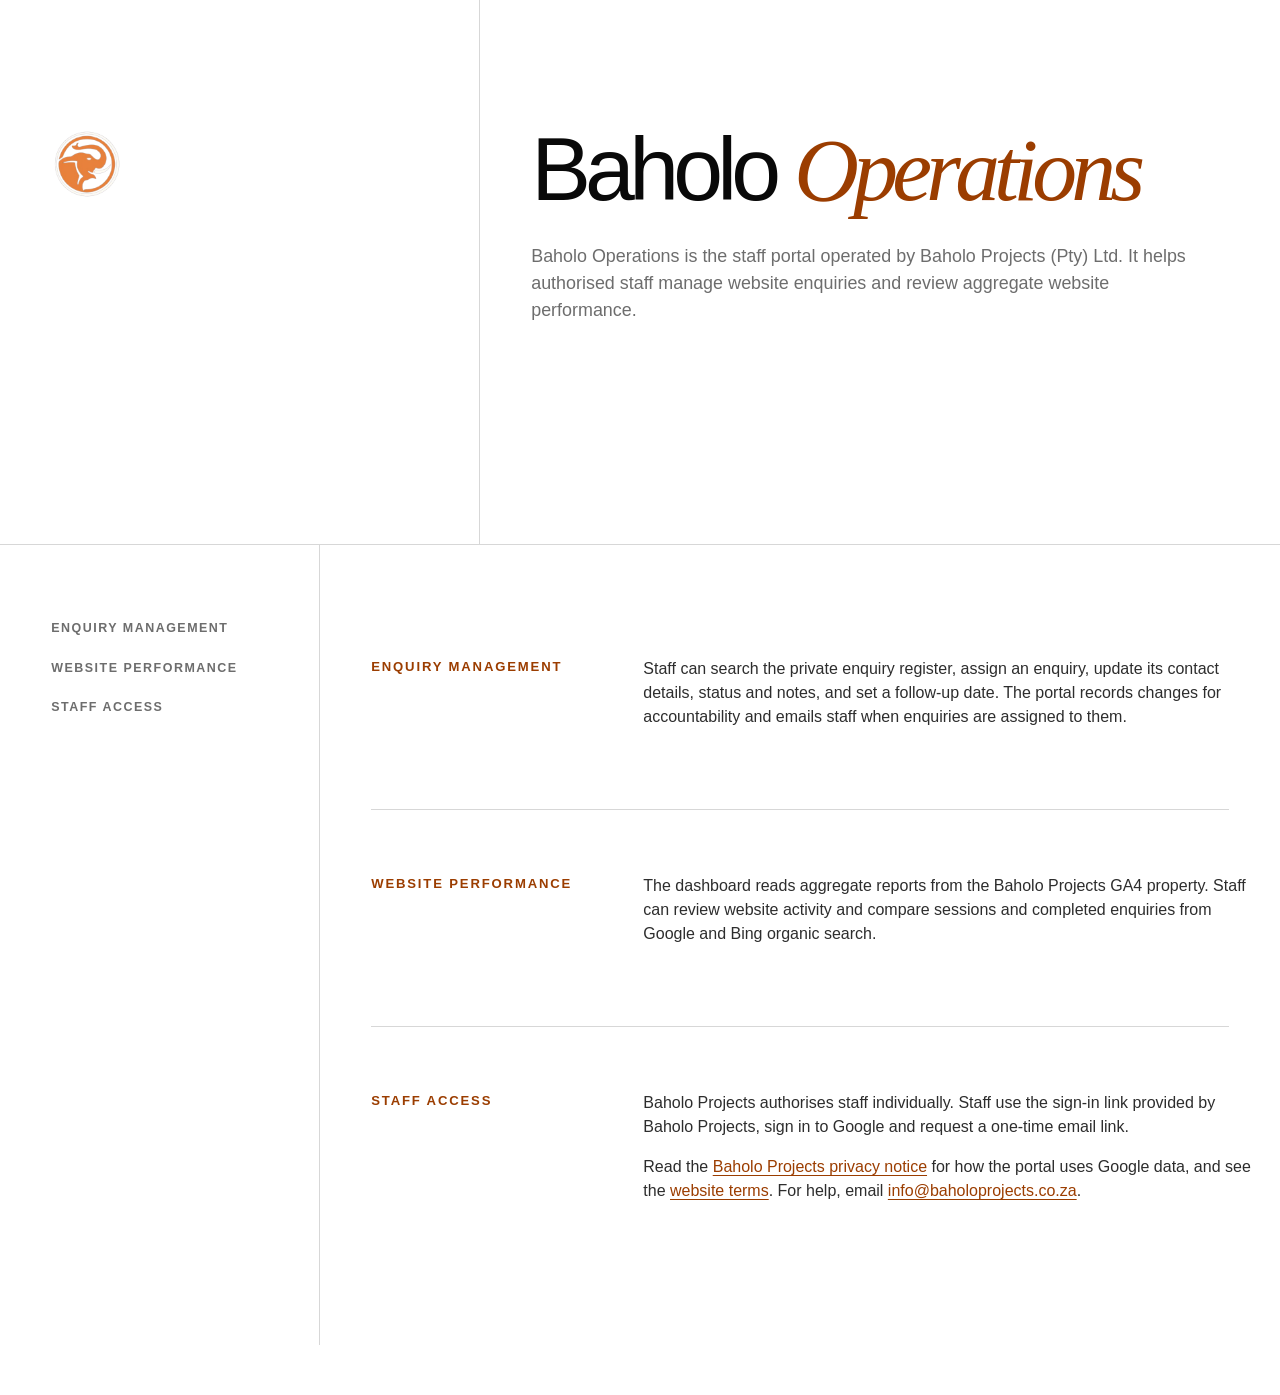
<file: operations.html>
<!doctype html>
<html lang="en-ZA">
<head>
  <meta charset="utf-8">
  <meta name="viewport" content="width=device-width, initial-scale=1">
  <title>Baholo Operations | Baholo Projects</title>
  <meta name="description" content="Baholo Operations is the staff portal for managing Baholo Projects website enquiries and viewing aggregate website analytics.">
  <meta name="robots" content="noindex, follow">
  <meta name="theme-color" content="#0a0a0a">
  <link rel="canonical" href="https://www.baholoprojects.co.za/operations.html">
  <link rel="icon" type="image/png" sizes="96x96" href="assets/icons/favicon-96.png">
  <link rel="stylesheet" href="styles.css?v=20261125">
</head>
<body>
  <main id="main">
    <section class="privacy-hero" aria-labelledby="operations-title">
      <div class="privacy-hero__aside">
        <a href="/" aria-label="Baholo Projects home">
          <img src="assets/baholo-emblem.png" alt="Baholo Projects" width="72" height="72">
        </a>
      </div>
      <div class="privacy-hero__copy">
        <h1 id="operations-title">Baholo <span>Operations</span></h1>
        <p>Baholo Operations is the staff portal operated by Baholo Projects (Pty) Ltd. It helps authorised staff manage website enquiries and review aggregate website performance.</p>
      </div>
    </section>

    <div class="privacy-layout">
      <nav class="privacy-toc" aria-label="On this page">
        <a href="#enquiries">Enquiry management</a>
        <a href="#performance">Website performance</a>
        <a href="#access">Staff access</a>
      </nav>

      <div class="privacy-content">
        <section class="privacy-section" id="enquiries">
          <h2>Enquiry management</h2>
          <div>
            <p>Staff can search the private enquiry register, assign an enquiry, update its contact details, status and notes, and set a follow-up date. The portal records changes for accountability and emails staff when enquiries are assigned to them.</p>
          </div>
        </section>

        <section class="privacy-section" id="performance">
          <h2>Website performance</h2>
          <div>
            <p>The dashboard reads aggregate reports from the Baholo Projects GA4 property. Staff can review website activity and compare sessions and completed enquiries from Google and Bing organic search.</p>
          </div>
        </section>

        <section class="privacy-section" id="access">
          <h2>Staff access</h2>
          <div>
            <p>Baholo Projects authorises staff individually. Staff use the sign-in link provided by Baholo Projects, sign in to Google and request a one-time email link.</p>
            <p>Read the <a href="privacy.html">Baholo Projects privacy notice</a> for how the portal uses Google data, and see the <a href="terms.html">website terms</a>. For help, email <a href="mailto:info@baholoprojects.co.za">info@baholoprojects.co.za</a>.</p>
          </div>
        </section>
      </div>
    </div>
  </main>
</body>
</html>
</file>
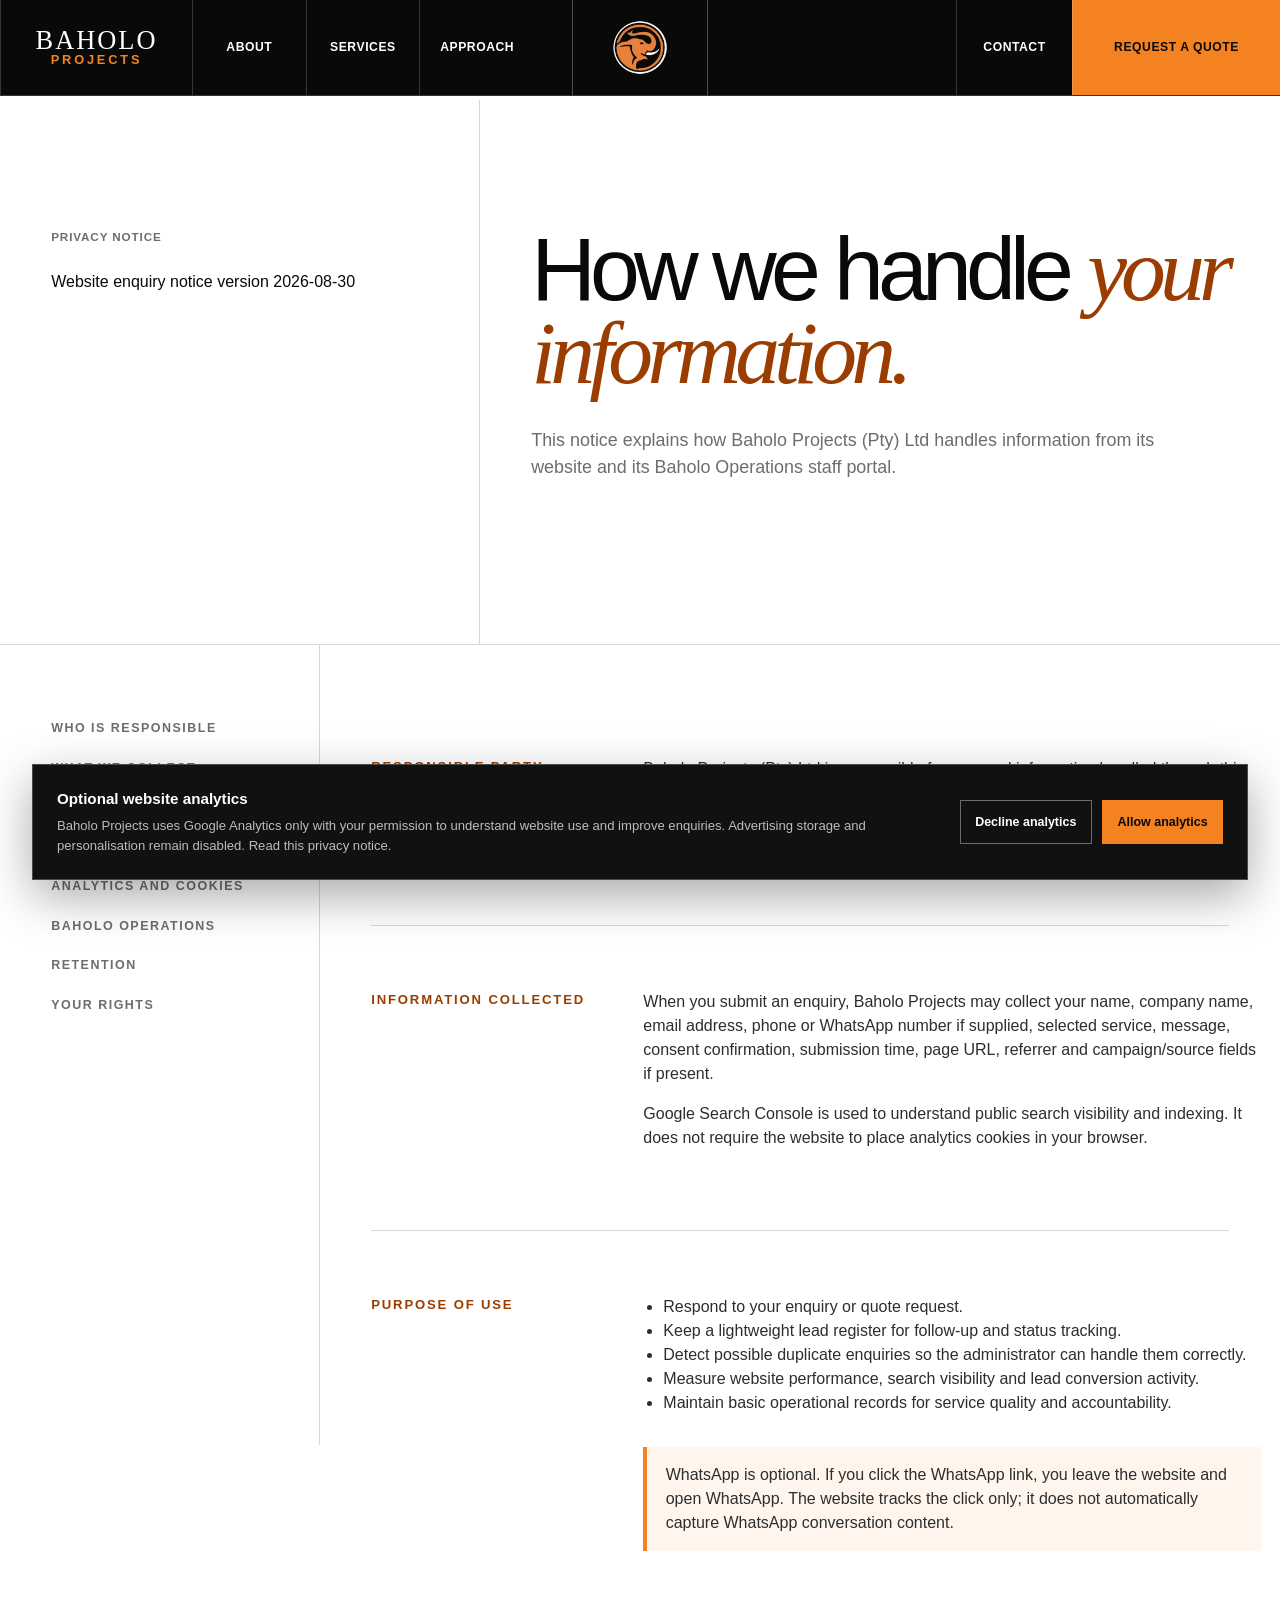
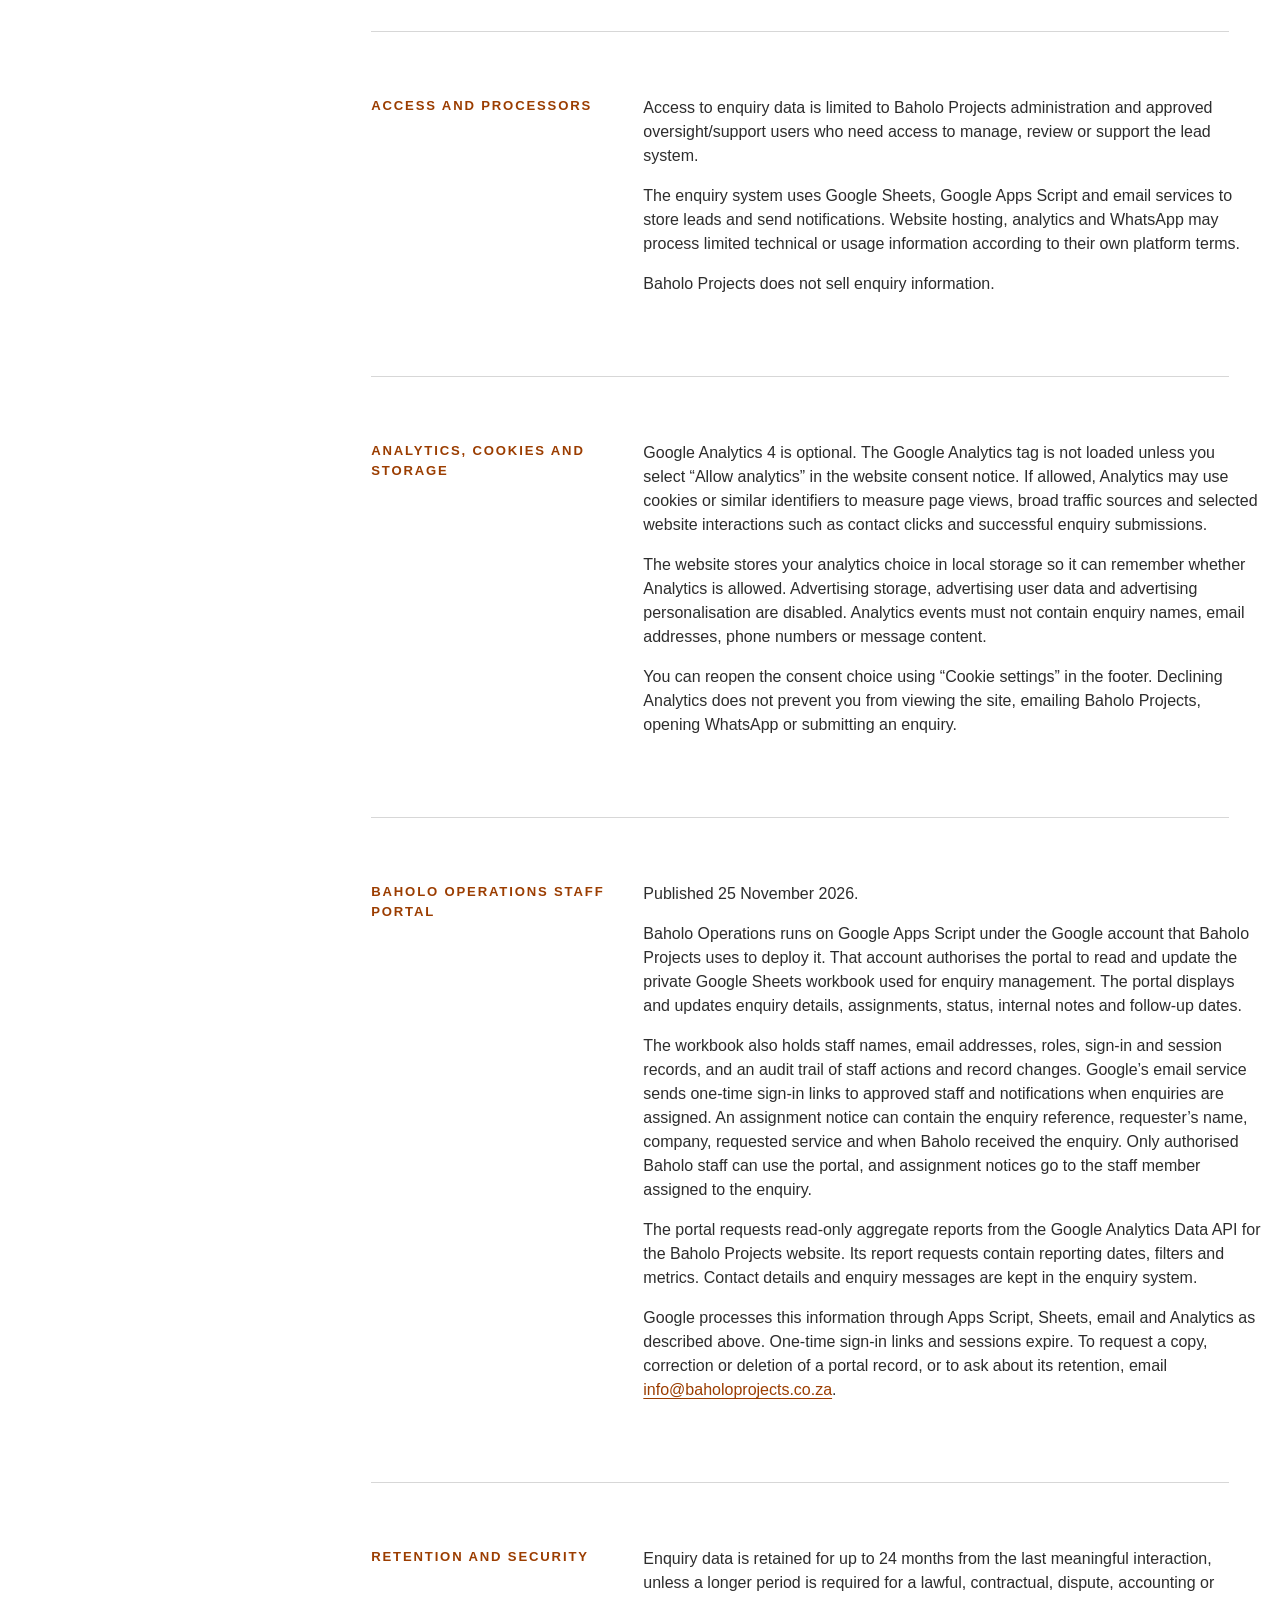
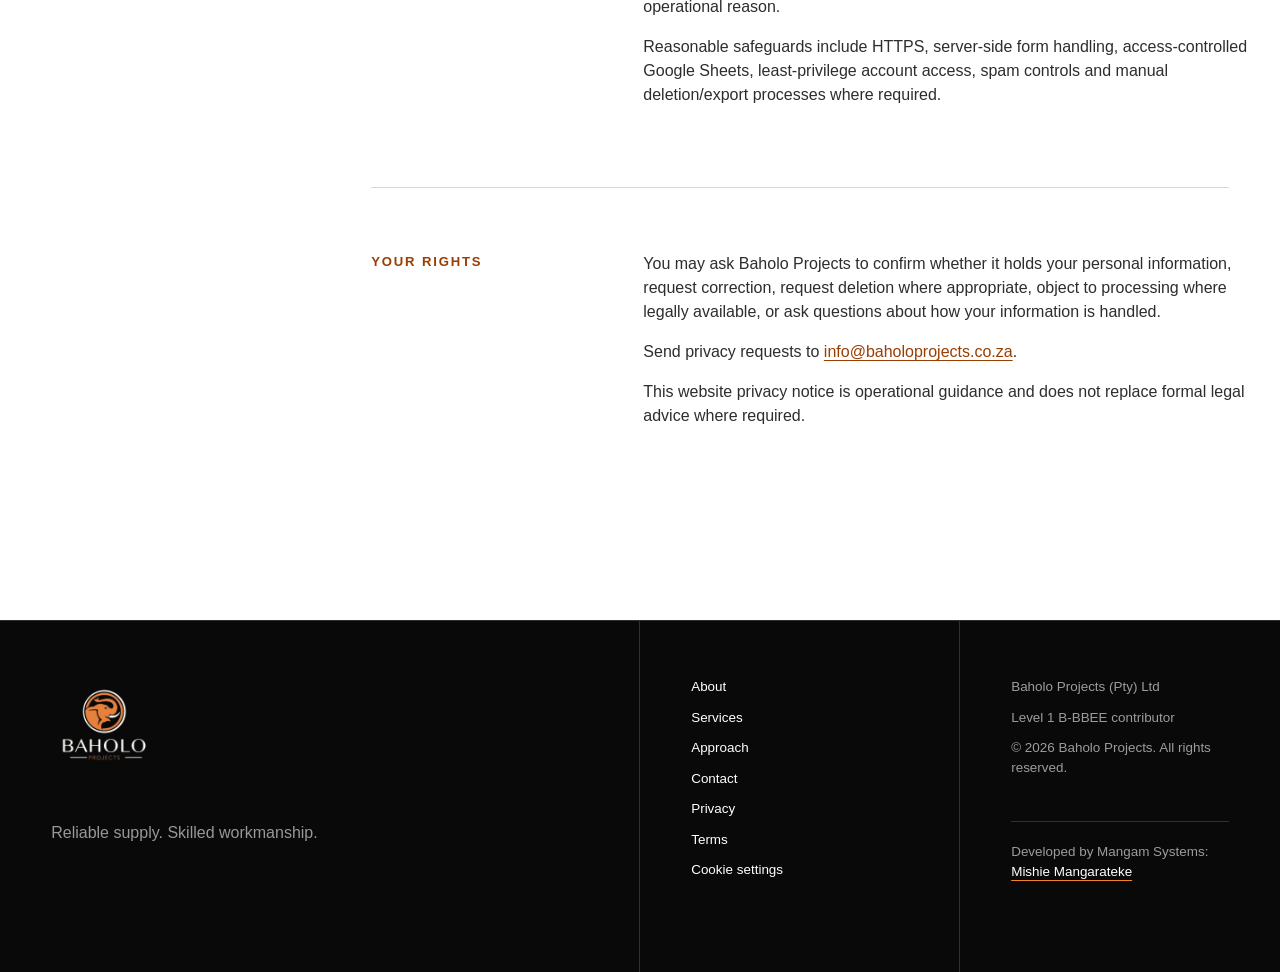
<file: privacy.html>
<!DOCTYPE html>
<html lang="en-ZA">
<head>
  <meta charset="utf-8">
  <meta name="viewport" content="width=device-width, initial-scale=1">
  <title>Privacy Notice | Baholo Projects</title>
  <meta name="description" content="How Baholo Projects handles website enquiries, visitor analytics and Google data used by Baholo Operations.">
  <meta name="theme-color" content="#0a0a0a">
  <meta name="robots" content="index, follow">
  <meta name="referrer" content="strict-origin-when-cross-origin">
  <link rel="canonical" href="https://www.baholoprojects.co.za/privacy.html">
  <link rel="icon" type="image/png" sizes="96x96" href="/assets/icons/favicon-96.png">
  <link rel="apple-touch-icon" sizes="180x180" href="/assets/icons/apple-touch-icon.png">
  <link rel="manifest" href="site.webmanifest?v=20260708e">
  <link rel="stylesheet" href="styles.css?v=20260831a">

  <meta property="og:type" content="website">
  <meta property="og:locale" content="en_ZA">
  <meta property="og:site_name" content="Baholo Projects">
  <meta property="og:title" content="Privacy Notice | Baholo Projects">
  <meta property="og:description" content="How Baholo Projects handles website enquiries, visitor analytics and Google data used by Baholo Operations.">
  <meta property="og:url" content="https://www.baholoprojects.co.za/privacy.html">
  <meta property="og:image" content="https://www.baholoprojects.co.za/assets/social/baholo-social-card.jpg">
  <meta property="og:image:secure_url" content="https://www.baholoprojects.co.za/assets/social/baholo-social-card.jpg">
  <meta property="og:image:type" content="image/jpeg">
  <meta property="og:image:width" content="1200">
  <meta property="og:image:height" content="630">
  <meta property="og:image:alt" content="Baholo Projects emblem and the words Reliable supply. Skilled workmanship.">
  <meta name="twitter:card" content="summary_large_image">
  <meta name="twitter:title" content="Privacy Notice | Baholo Projects">
  <meta name="twitter:description" content="How Baholo Projects handles website enquiries, visitor analytics and Google data used by Baholo Operations.">
  <meta name="twitter:image" content="https://www.baholoprojects.co.za/assets/social/baholo-social-card.jpg">
  <meta name="twitter:image:alt" content="Baholo Projects emblem and the words Reliable supply. Skilled workmanship.">

  <script type="application/ld+json">
  {
    "@context": "https://schema.org",
    "@type": "WebPage",
    "@id": "https://www.baholoprojects.co.za/privacy.html#webpage",
    "url": "https://www.baholoprojects.co.za/privacy.html",
    "name": "Privacy Notice | Baholo Projects",
    "description": "How Baholo Projects handles website enquiries, visitor analytics and Google data used by Baholo Operations.",
    "isPartOf": {"@id": "https://www.baholoprojects.co.za/#website"},
    "about": {"@id": "https://www.baholoprojects.co.za/#organization"},
    "inLanguage": "en-ZA",
    "dateModified": "2026-11-25"
  }
  </script>
</head>
<body>
  <a class="skip-link" href="#main">Skip to main content</a>

  <header class="site-header" data-header data-solid-header>
    <nav class="desktop-nav" aria-label="Primary navigation">
      <a class="nav-wordmark" href="index.html#top" aria-label="Baholo Projects home">
        <strong>BAHOLO</strong>
        <span>PROJECTS</span>
      </a>
      <a href="index.html#about">About</a>
      <a href="index.html#services">Services</a>
      <a href="index.html#approach">Approach</a>
    </nav>
    <a class="brand" href="index.html#top" aria-label="Baholo Projects home">
      <img src="assets/baholo-emblem.png" alt="" width="214" height="214">
    </a>
    <div class="header-actions">
      <a class="header-contact" href="index.html#contact">Contact</a>
      <a class="header-cta" href="index.html#contact" data-track="cta_click" data-cta-location="header">Request a quote</a>
    </div>
    <button class="menu-toggle" type="button" aria-label="Open menu" aria-expanded="false" aria-controls="mobile-menu">
      <span></span><span></span><span></span>
    </button>
  </header>

  <aside class="mobile-menu" id="mobile-menu" aria-label="Mobile menu panel" aria-hidden="true" inert>
    <div class="mobile-menu__top">
      <img src="assets/baholo-logo-light.jpg" alt="Baholo Projects" width="750" height="1334">
      <button class="menu-close" type="button" aria-label="Close menu"><span></span><span></span></button>
    </div>
    <nav aria-label="Mobile navigation">
      <a href="index.html#about"><span>01</span>About</a>
      <a href="index.html#services"><span>02</span>Services</a>
      <a href="index.html#approach"><span>03</span>Approach</a>
      <a href="index.html#contact"><span>04</span>Contact</a>
    </nav>
    <div class="mobile-menu__footer">
      <a href="mailto:info@baholoprojects.co.za" data-track="contact_click" data-contact-method="email">info@baholoprojects.co.za</a>
      <a href="tel:+27676168687" data-track="contact_click" data-contact-method="phone">067 616 8687</a>
      <a href="https://wa.me/27676168687?text=Hello%20Baholo%20Projects%2C%20I%20would%20like%20to%20discuss%20a%20requirement." target="_blank" rel="noopener" data-track="contact_click" data-contact-method="whatsapp">Continue on WhatsApp</a>
    </div>
  </aside>

  <main id="main" class="privacy-main">
    <section class="privacy-hero" aria-labelledby="privacy-title">
      <div class="privacy-hero__aside">
        <p class="section-label">Privacy notice</p>
        <p>Website enquiry notice version 2026-08-30</p>
      </div>
      <div class="privacy-hero__copy">
        <h1 id="privacy-title">How we handle <span>your information.</span></h1>
        <p>This notice explains how Baholo Projects (Pty) Ltd handles information from its website and its Baholo Operations staff portal.</p>
      </div>
    </section>

    <div class="privacy-layout">
      <nav class="privacy-toc" aria-label="Privacy notice sections">
        <a href="#who">Who is responsible</a>
        <a href="#collect">What we collect</a>
        <a href="#use">How we use it</a>
        <a href="#sharing">Who can access it</a>
        <a href="#analytics">Analytics and cookies</a>
        <a href="#operations">Baholo Operations</a>
        <a href="#retention">Retention</a>
        <a href="#rights">Your rights</a>
      </nav>

      <div class="privacy-content">
        <section class="privacy-section" id="who">
          <h2>Responsible party</h2>
          <div>
            <p>Baholo Projects (Pty) Ltd is responsible for personal information handled through this website enquiry form and the Baholo Operations staff portal.</p>
            <p>Privacy and enquiry contact: <a href="mailto:info@baholoprojects.co.za">info@baholoprojects.co.za</a>.</p>
          </div>
        </section>

        <section class="privacy-section" id="collect">
          <h2>Information collected</h2>
          <div>
            <p>When you submit an enquiry, Baholo Projects may collect your name, company name, email address, phone or WhatsApp number if supplied, selected service, message, consent confirmation, submission time, page URL, referrer and campaign/source fields if present.</p>
            <p>Google Search Console is used to understand public search visibility and indexing. It does not require the website to place analytics cookies in your browser.</p>
          </div>
        </section>

        <section class="privacy-section" id="use">
          <h2>Purpose of use</h2>
          <div>
            <ul>
              <li>Respond to your enquiry or quote request.</li>
              <li>Keep a lightweight lead register for follow-up and status tracking.</li>
              <li>Detect possible duplicate enquiries so the administrator can handle them correctly.</li>
              <li>Measure website performance, search visibility and lead conversion activity.</li>
              <li>Maintain basic operational records for service quality and accountability.</li>
            </ul>
            <p class="privacy-note">WhatsApp is optional. If you click the WhatsApp link, you leave the website and open WhatsApp. The website tracks the click only; it does not automatically capture WhatsApp conversation content.</p>
          </div>
        </section>

        <section class="privacy-section" id="sharing">
          <h2>Access and processors</h2>
          <div>
            <p>Access to enquiry data is limited to Baholo Projects administration and approved oversight/support users who need access to manage, review or support the lead system.</p>
            <p>The enquiry system uses Google Sheets, Google Apps Script and email services to store leads and send notifications. Website hosting, analytics and WhatsApp may process limited technical or usage information according to their own platform terms.</p>
            <p>Baholo Projects does not sell enquiry information.</p>
          </div>
        </section>

        <section class="privacy-section" id="analytics">
          <h2>Analytics, cookies and storage</h2>
          <div>
            <p>Google Analytics 4 is optional. The Google Analytics tag is not loaded unless you select “Allow analytics” in the website consent notice. If allowed, Analytics may use cookies or similar identifiers to measure page views, broad traffic sources and selected website interactions such as contact clicks and successful enquiry submissions.</p>
            <p>The website stores your analytics choice in local storage so it can remember whether Analytics is allowed. Advertising storage, advertising user data and advertising personalisation are disabled. Analytics events must not contain enquiry names, email addresses, phone numbers or message content.</p>
            <p>You can reopen the consent choice using “Cookie settings” in the footer. Declining Analytics does not prevent you from viewing the site, emailing Baholo Projects, opening WhatsApp or submitting an enquiry.</p>
          </div>
        </section>

        <section class="privacy-section" id="operations">
          <h2>Baholo Operations staff portal</h2>
          <div>
            <p>Published 25 November 2026.</p>
            <p>Baholo Operations runs on Google Apps Script under the Google account that Baholo Projects uses to deploy it. That account authorises the portal to read and update the private Google Sheets workbook used for enquiry management. The portal displays and updates enquiry details, assignments, status, internal notes and follow-up dates.</p>
            <p>The workbook also holds staff names, email addresses, roles, sign-in and session records, and an audit trail of staff actions and record changes. Google’s email service sends one-time sign-in links to approved staff and notifications when enquiries are assigned. An assignment notice can contain the enquiry reference, requester’s name, company, requested service and when Baholo received the enquiry. Only authorised Baholo staff can use the portal, and assignment notices go to the staff member assigned to the enquiry.</p>
            <p>The portal requests read-only aggregate reports from the Google Analytics Data API for the Baholo Projects website. Its report requests contain reporting dates, filters and metrics. Contact details and enquiry messages are kept in the enquiry system.</p>
            <p>Google processes this information through Apps Script, Sheets, email and Analytics as described above. One-time sign-in links and sessions expire. To request a copy, correction or deletion of a portal record, or to ask about its retention, email <a href="mailto:info@baholoprojects.co.za">info@baholoprojects.co.za</a>.</p>
          </div>
        </section>

        <section class="privacy-section" id="retention">
          <h2>Retention and security</h2>
          <div>
            <p>Enquiry data is retained for up to 24 months from the last meaningful interaction, unless a longer period is required for a lawful, contractual, dispute, accounting or operational reason.</p>
            <p>Reasonable safeguards include HTTPS, server-side form handling, access-controlled Google Sheets, least-privilege account access, spam controls and manual deletion/export processes where required.</p>
          </div>
        </section>

        <section class="privacy-section" id="rights">
          <h2>Your rights</h2>
          <div>
            <p>You may ask Baholo Projects to confirm whether it holds your personal information, request correction, request deletion where appropriate, object to processing where legally available, or ask questions about how your information is handled.</p>
            <p>Send privacy requests to <a href="mailto:info@baholoprojects.co.za">info@baholoprojects.co.za</a>.</p>
            <p>This website privacy notice is operational guidance and does not replace formal legal advice where required.</p>
          </div>
        </section>
      </div>
    </div>
  </main>

  <footer class="site-footer">
    <div class="footer-brand">
      <img src="assets/baholo-logo.png" alt="Baholo Projects" width="500" height="500">
      <p>Reliable supply. Skilled workmanship.</p>
    </div>
    <nav aria-label="Footer navigation">
      <a href="index.html#about">About</a>
      <a href="index.html#services">Services</a>
      <a href="index.html#approach">Approach</a>
      <a href="index.html#contact">Contact</a>
      <a href="privacy.html">Privacy</a>
      <a href="terms.html">Terms</a>
      <button class="footer-link-button" type="button" data-consent-settings>Cookie settings</button>
    </nav>
    <div class="footer-meta">
      <p>Baholo Projects (Pty) Ltd</p>
      <p>Level 1 B-BBEE contributor</p>
      <p>&copy; <span data-year></span> Baholo Projects. All rights reserved.</p>
      <p class="footer-credit">Developed by Mangam Systems: <a href="https://m-mangarateke.github.io/" target="_blank" rel="noopener" data-track="developer_portfolio_click">Mishie Mangarateke</a></p>
    </div>
  </footer>

  <section class="consent-banner" data-consent-banner aria-label="Analytics consent" hidden>
    <div>
      <strong>Optional website analytics</strong>
      <p>Baholo Projects uses Google Analytics only with your permission to understand website use and improve enquiries. Advertising storage and personalisation remain disabled. Read this privacy notice.</p>
    </div>
    <div class="consent-banner__actions">
      <button type="button" data-consent-decline>Decline analytics</button>
      <button class="consent-banner__accept" type="button" data-consent-accept>Allow analytics</button>
    </div>
  </section>

  <script src="site-config.js?v=20260830b" defer></script>
  <script src="script.js?v=20260830e" defer></script>
</body>
</html>
</file>
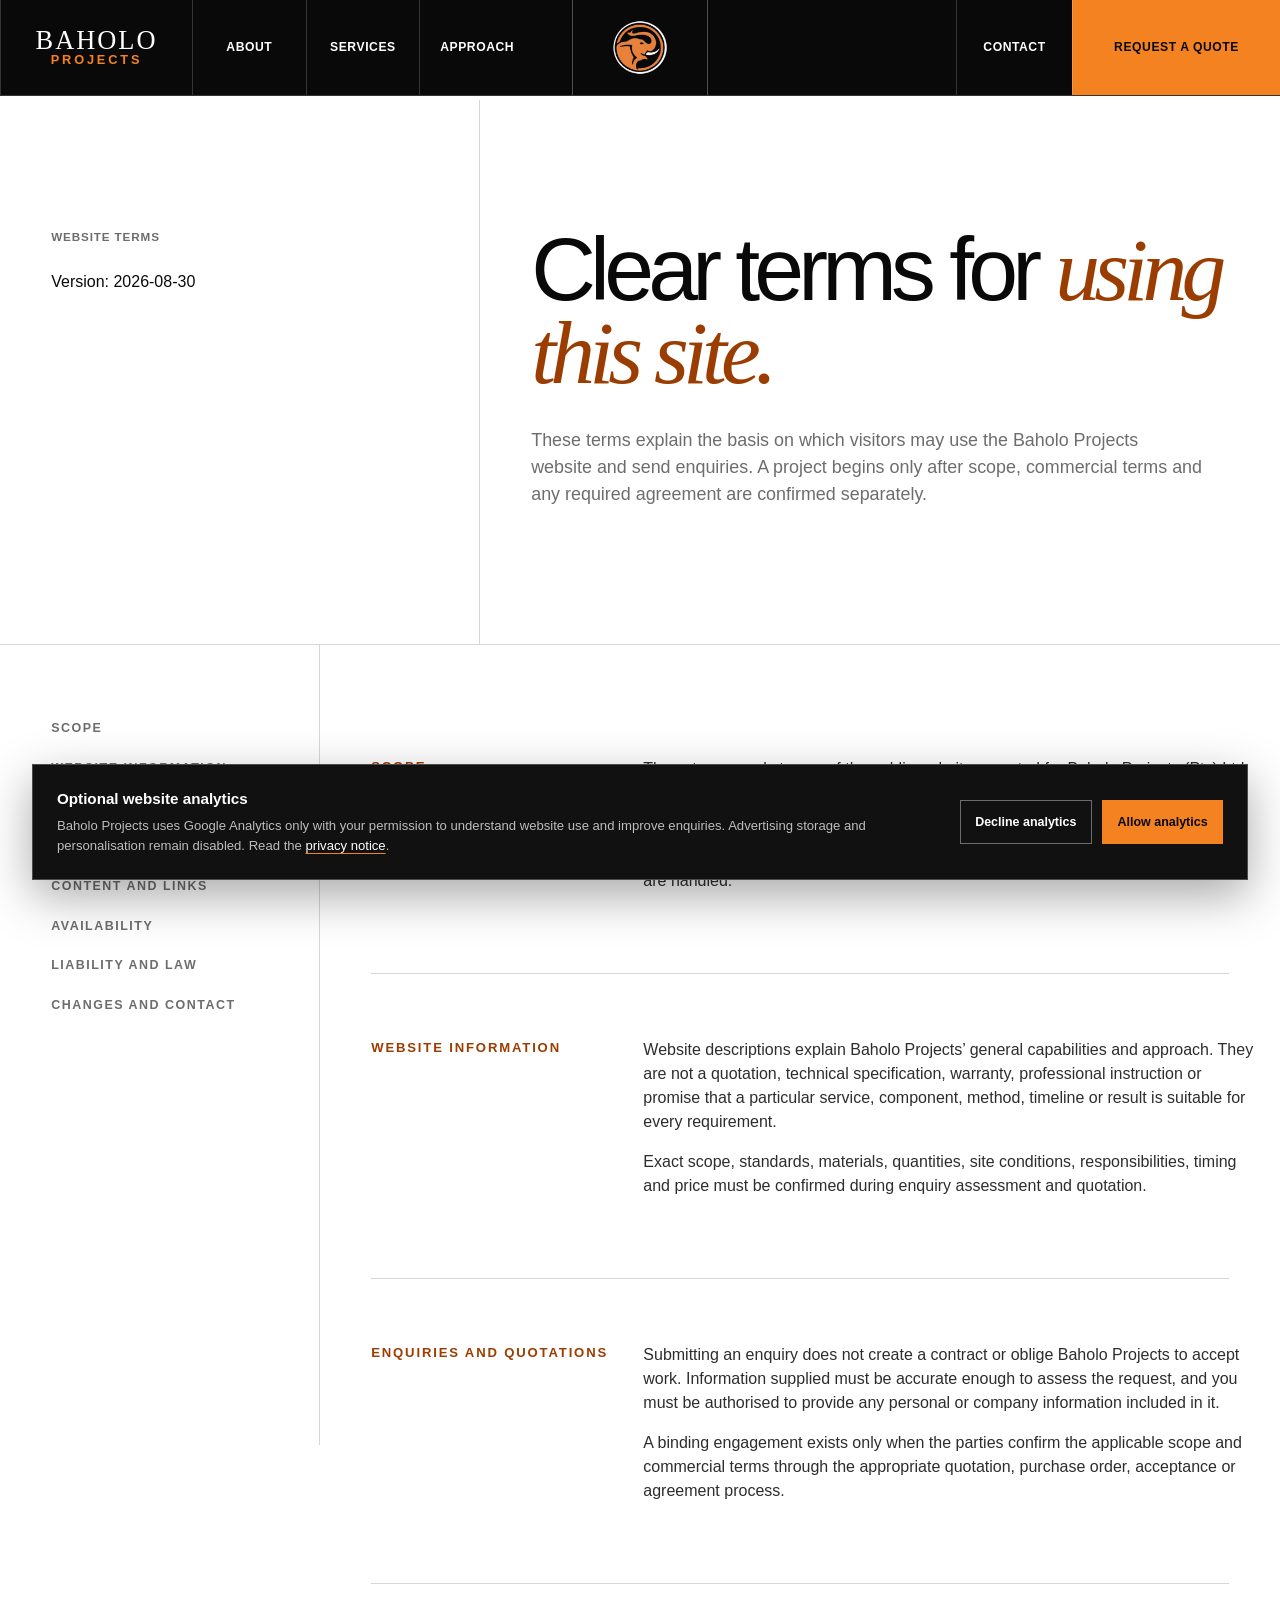
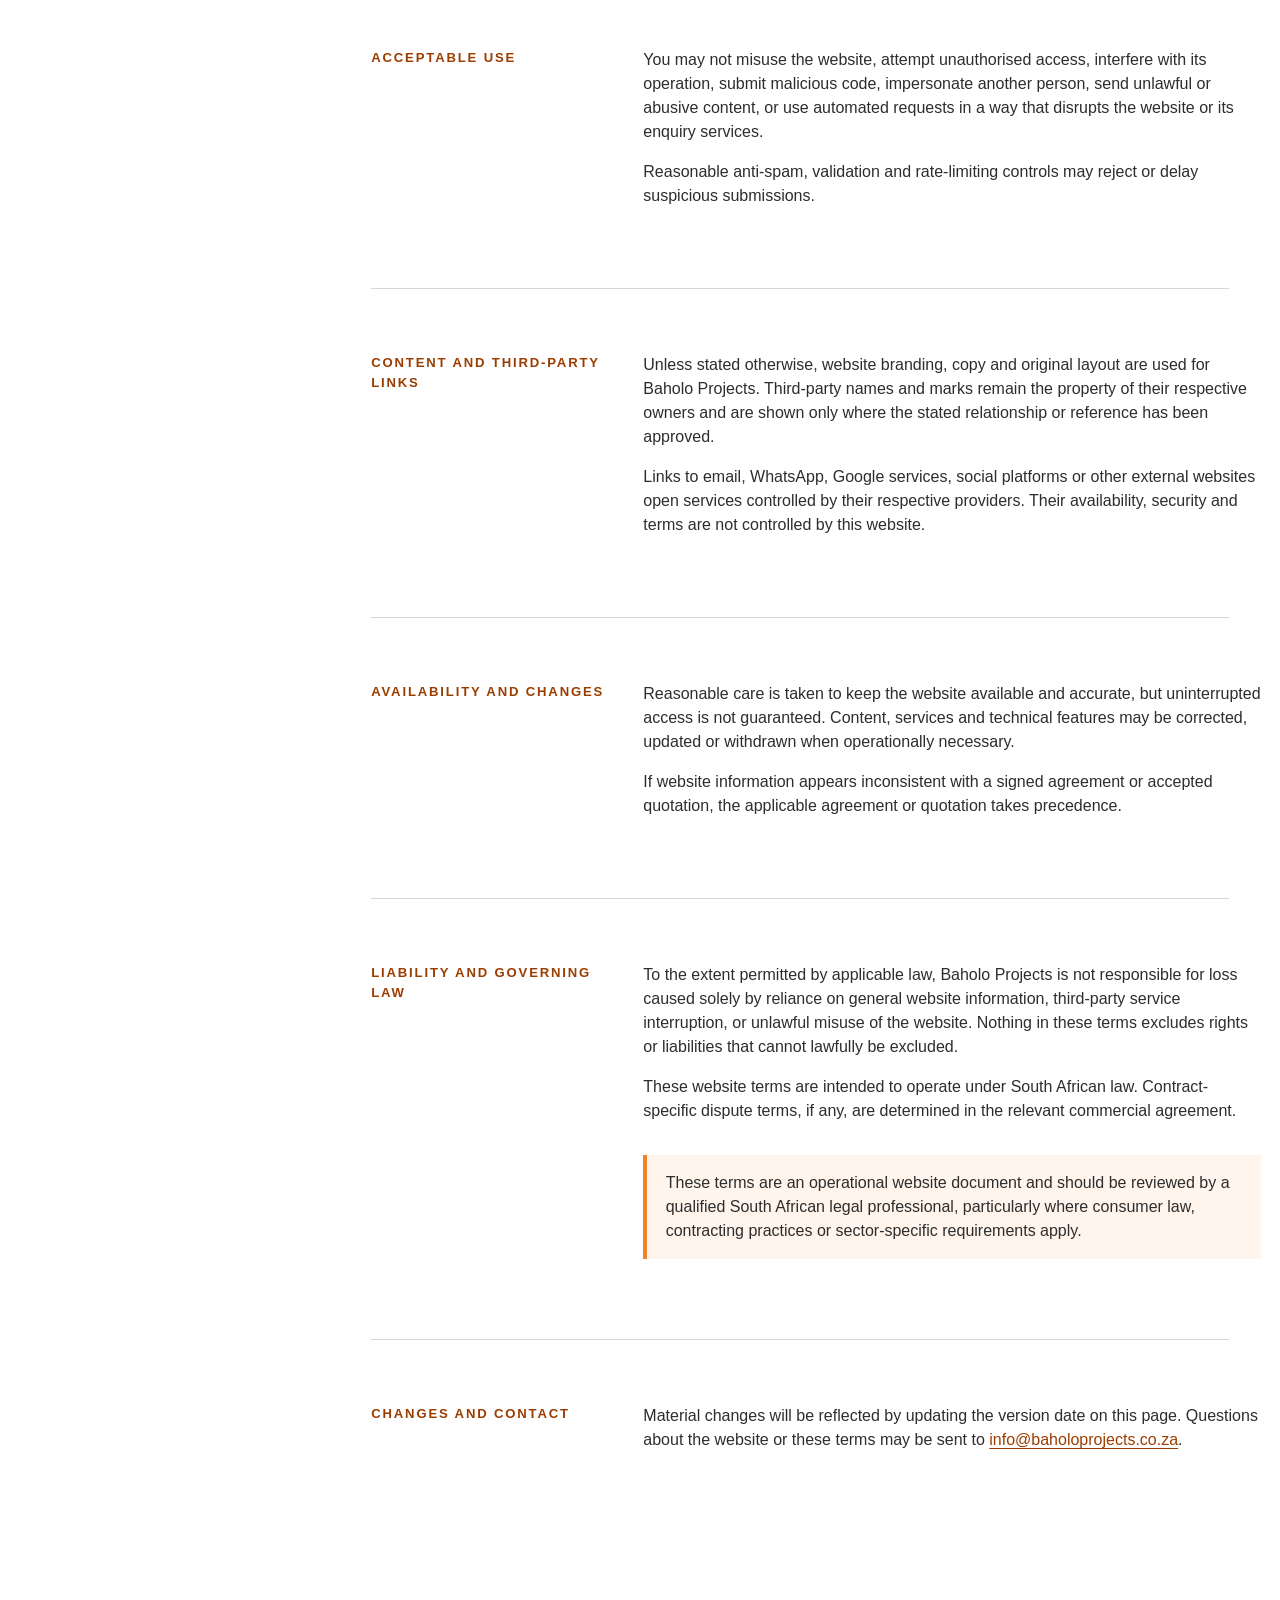
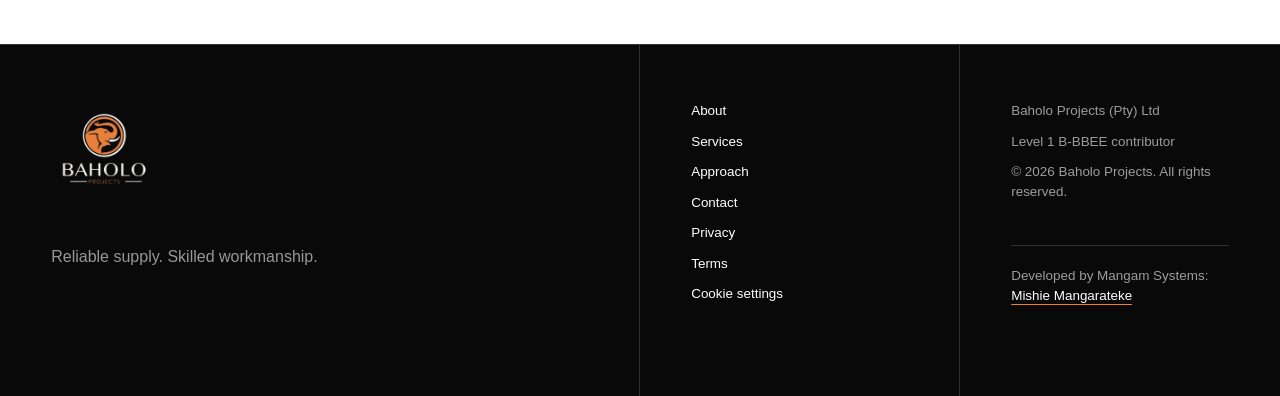
<file: terms.html>
<!DOCTYPE html>
<html lang="en-ZA">
<head>
  <meta charset="utf-8">
  <meta name="viewport" content="width=device-width, initial-scale=1">
  <title>Website Terms of Use | Baholo Projects</title>
  <meta name="description" content="Terms governing use of the Baholo Projects website, enquiries, website content and third-party links.">
  <meta name="theme-color" content="#0a0a0a">
  <meta name="robots" content="index, follow">
  <meta name="referrer" content="strict-origin-when-cross-origin">
  <link rel="canonical" href="https://www.baholoprojects.co.za/terms.html">
  <link rel="icon" type="image/png" sizes="96x96" href="/assets/icons/favicon-96.png">
  <link rel="apple-touch-icon" sizes="180x180" href="/assets/icons/apple-touch-icon.png">
  <link rel="manifest" href="site.webmanifest?v=20260708e">
  <link rel="stylesheet" href="styles.css?v=20260831a">

  <meta property="og:type" content="website">
  <meta property="og:locale" content="en_ZA">
  <meta property="og:site_name" content="Baholo Projects">
  <meta property="og:title" content="Website Terms of Use | Baholo Projects">
  <meta property="og:description" content="Terms governing use of the Baholo Projects website, enquiries, website content and third-party links.">
  <meta property="og:url" content="https://www.baholoprojects.co.za/terms.html">
  <meta property="og:image" content="https://www.baholoprojects.co.za/assets/social/baholo-social-card.jpg">
  <meta property="og:image:secure_url" content="https://www.baholoprojects.co.za/assets/social/baholo-social-card.jpg">
  <meta property="og:image:type" content="image/jpeg">
  <meta property="og:image:width" content="1200">
  <meta property="og:image:height" content="630">
  <meta property="og:image:alt" content="Baholo Projects emblem and the words Reliable supply. Skilled workmanship.">
  <meta name="twitter:card" content="summary_large_image">
  <meta name="twitter:title" content="Website Terms of Use | Baholo Projects">
  <meta name="twitter:description" content="Terms governing use of the Baholo Projects website, enquiries, website content and third-party links.">
  <meta name="twitter:image" content="https://www.baholoprojects.co.za/assets/social/baholo-social-card.jpg">
  <meta name="twitter:image:alt" content="Baholo Projects emblem and the words Reliable supply. Skilled workmanship.">

  <script type="application/ld+json">
  {
    "@context": "https://schema.org",
    "@type": "WebPage",
    "@id": "https://www.baholoprojects.co.za/terms.html#webpage",
    "url": "https://www.baholoprojects.co.za/terms.html",
    "name": "Website Terms of Use | Baholo Projects",
    "description": "Terms governing use of the Baholo Projects website, enquiries, website content and third-party links.",
    "isPartOf": {"@id": "https://www.baholoprojects.co.za/#website"},
    "about": {"@id": "https://www.baholoprojects.co.za/#organization"},
    "inLanguage": "en-ZA",
    "dateModified": "2026-08-30"
  }
  </script>
</head>
<body>
  <a class="skip-link" href="#main">Skip to main content</a>

  <header class="site-header" data-header data-solid-header>
    <nav class="desktop-nav" aria-label="Primary navigation">
      <a class="nav-wordmark" href="index.html#top" aria-label="Baholo Projects home">
        <strong>BAHOLO</strong>
        <span>PROJECTS</span>
      </a>
      <a href="index.html#about">About</a>
      <a href="index.html#services">Services</a>
      <a href="index.html#approach">Approach</a>
    </nav>
    <a class="brand" href="index.html#top" aria-label="Baholo Projects home">
      <img src="assets/baholo-emblem.png" alt="" width="214" height="214">
    </a>
    <div class="header-actions">
      <a class="header-contact" href="index.html#contact">Contact</a>
      <a class="header-cta" href="index.html#contact" data-track="cta_click" data-cta-location="header">Request a quote</a>
    </div>
    <button class="menu-toggle" type="button" aria-label="Open menu" aria-expanded="false" aria-controls="mobile-menu">
      <span></span><span></span><span></span>
    </button>
  </header>

  <aside class="mobile-menu" id="mobile-menu" aria-label="Mobile menu panel" aria-hidden="true" inert>
    <div class="mobile-menu__top">
      <img src="assets/baholo-logo-light.jpg" alt="Baholo Projects" width="750" height="1334">
      <button class="menu-close" type="button" aria-label="Close menu"><span></span><span></span></button>
    </div>
    <nav aria-label="Mobile navigation">
      <a href="index.html#about"><span>01</span>About</a>
      <a href="index.html#services"><span>02</span>Services</a>
      <a href="index.html#approach"><span>03</span>Approach</a>
      <a href="index.html#contact"><span>04</span>Contact</a>
    </nav>
    <div class="mobile-menu__footer">
      <a href="mailto:info@baholoprojects.co.za" data-track="contact_click" data-contact-method="email">info@baholoprojects.co.za</a>
      <a href="tel:+27676168687" data-track="contact_click" data-contact-method="phone">067 616 8687</a>
      <a href="https://wa.me/27676168687?text=Hello%20Baholo%20Projects%2C%20I%20would%20like%20to%20discuss%20a%20requirement." target="_blank" rel="noopener" data-track="contact_click" data-contact-method="whatsapp">Continue on WhatsApp</a>
    </div>
  </aside>

  <main id="main" class="privacy-main">
    <section class="privacy-hero" aria-labelledby="terms-title">
      <div class="privacy-hero__aside">
        <p class="section-label">Website terms</p>
        <p>Version: 2026-08-30</p>
      </div>
      <div class="privacy-hero__copy">
        <h1 id="terms-title">Clear terms for <span>using this site.</span></h1>
        <p>These terms explain the basis on which visitors may use the Baholo Projects website and send enquiries. A project begins only after scope, commercial terms and any required agreement are confirmed separately.</p>
      </div>
    </section>

    <div class="privacy-layout">
      <nav class="privacy-toc" aria-label="Terms sections">
        <a href="#scope">Scope</a>
        <a href="#information">Website information</a>
        <a href="#enquiries">Enquiries</a>
        <a href="#acceptable-use">Acceptable use</a>
        <a href="#content">Content and links</a>
        <a href="#availability">Availability</a>
        <a href="#law">Liability and law</a>
        <a href="#changes">Changes and contact</a>
      </nav>

      <div class="privacy-content">
        <section class="privacy-section" id="scope">
          <h2>Scope</h2>
          <div>
            <p>These terms apply to use of the public website operated for Baholo Projects (Pty) Ltd. By continuing to use the website, you agree to use it lawfully and in accordance with these terms.</p>
            <p>The separate <a href="privacy.html">privacy notice</a> explains how enquiry information and optional analytics are handled.</p>
          </div>
        </section>

        <section class="privacy-section" id="information">
          <h2>Website information</h2>
          <div>
            <p>Website descriptions explain Baholo Projects’ general capabilities and approach. They are not a quotation, technical specification, warranty, professional instruction or promise that a particular service, component, method, timeline or result is suitable for every requirement.</p>
            <p>Exact scope, standards, materials, quantities, site conditions, responsibilities, timing and price must be confirmed during enquiry assessment and quotation.</p>
          </div>
        </section>

        <section class="privacy-section" id="enquiries">
          <h2>Enquiries and quotations</h2>
          <div>
            <p>Submitting an enquiry does not create a contract or oblige Baholo Projects to accept work. Information supplied must be accurate enough to assess the request, and you must be authorised to provide any personal or company information included in it.</p>
            <p>A binding engagement exists only when the parties confirm the applicable scope and commercial terms through the appropriate quotation, purchase order, acceptance or agreement process.</p>
          </div>
        </section>

        <section class="privacy-section" id="acceptable-use">
          <h2>Acceptable use</h2>
          <div>
            <p>You may not misuse the website, attempt unauthorised access, interfere with its operation, submit malicious code, impersonate another person, send unlawful or abusive content, or use automated requests in a way that disrupts the website or its enquiry services.</p>
            <p>Reasonable anti-spam, validation and rate-limiting controls may reject or delay suspicious submissions.</p>
          </div>
        </section>

        <section class="privacy-section" id="content">
          <h2>Content and third-party links</h2>
          <div>
            <p>Unless stated otherwise, website branding, copy and original layout are used for Baholo Projects. Third-party names and marks remain the property of their respective owners and are shown only where the stated relationship or reference has been approved.</p>
            <p>Links to email, WhatsApp, Google services, social platforms or other external websites open services controlled by their respective providers. Their availability, security and terms are not controlled by this website.</p>
          </div>
        </section>

        <section class="privacy-section" id="availability">
          <h2>Availability and changes</h2>
          <div>
            <p>Reasonable care is taken to keep the website available and accurate, but uninterrupted access is not guaranteed. Content, services and technical features may be corrected, updated or withdrawn when operationally necessary.</p>
            <p>If website information appears inconsistent with a signed agreement or accepted quotation, the applicable agreement or quotation takes precedence.</p>
          </div>
        </section>

        <section class="privacy-section" id="law">
          <h2>Liability and governing law</h2>
          <div>
            <p>To the extent permitted by applicable law, Baholo Projects is not responsible for loss caused solely by reliance on general website information, third-party service interruption, or unlawful misuse of the website. Nothing in these terms excludes rights or liabilities that cannot lawfully be excluded.</p>
            <p>These website terms are intended to operate under South African law. Contract-specific dispute terms, if any, are determined in the relevant commercial agreement.</p>
            <p class="privacy-note">These terms are an operational website document and should be reviewed by a qualified South African legal professional, particularly where consumer law, contracting practices or sector-specific requirements apply.</p>
          </div>
        </section>

        <section class="privacy-section" id="changes">
          <h2>Changes and contact</h2>
          <div>
            <p>Material changes will be reflected by updating the version date on this page. Questions about the website or these terms may be sent to <a href="mailto:info@baholoprojects.co.za">info@baholoprojects.co.za</a>.</p>
          </div>
        </section>
      </div>
    </div>
  </main>

  <footer class="site-footer">
    <div class="footer-brand">
      <img src="assets/baholo-logo.png" alt="Baholo Projects" width="500" height="500">
      <p>Reliable supply. Skilled workmanship.</p>
    </div>
    <nav aria-label="Footer navigation">
      <a href="index.html#about">About</a>
      <a href="index.html#services">Services</a>
      <a href="index.html#approach">Approach</a>
      <a href="index.html#contact">Contact</a>
      <a href="privacy.html">Privacy</a>
      <a href="terms.html" aria-current="page">Terms</a>
      <button class="footer-link-button" type="button" data-consent-settings>Cookie settings</button>
    </nav>
    <div class="footer-meta">
      <p>Baholo Projects (Pty) Ltd</p>
      <p>Level 1 B-BBEE contributor</p>
      <p>&copy; <span data-year></span> Baholo Projects. All rights reserved.</p>
      <p class="footer-credit">Developed by Mangam Systems: <a href="https://m-mangarateke.github.io/" target="_blank" rel="noopener" data-track="developer_portfolio_click">Mishie Mangarateke</a></p>
    </div>
  </footer>

  <section class="consent-banner" data-consent-banner aria-label="Analytics consent" hidden>
    <div>
      <strong>Optional website analytics</strong>
      <p>Baholo Projects uses Google Analytics only with your permission to understand website use and improve enquiries. Advertising storage and personalisation remain disabled. Read the <a href="privacy.html#analytics">privacy notice</a>.</p>
    </div>
    <div class="consent-banner__actions">
      <button type="button" data-consent-decline>Decline analytics</button>
      <button class="consent-banner__accept" type="button" data-consent-accept>Allow analytics</button>
    </div>
  </section>

  <script src="site-config.js?v=20260830b" defer></script>
  <script src="script.js?v=20260830e" defer></script>
</body>
</html>
</file>
<file: styles.css>
:root {
  --orange: #f58220;
  --orange-deep: #9b3d00;
  --heineken-green: #0d7e3f;
  --black: #090909;
  --white: #ffffff;
  --grey: #6d6d6d;
  --line: rgba(10, 10, 10, 0.16);
  --gutter: clamp(1.25rem, 4vw, 4rem);
  --header-height: 6.25rem;
  --ease: cubic-bezier(.22, .61, .36, 1);
}

* {
  box-sizing: border-box;
}

html {
  scroll-behavior: smooth;
  scroll-padding-top: var(--header-height);
}

body {
  margin: 0;
  color: var(--black);
  background: var(--white);
  font-family: Arial, "Helvetica Neue", Helvetica, sans-serif;
  font-size: 1rem;
  line-height: 1.5;
  overflow-x: hidden;
}

body.menu-open {
  overflow: hidden;
}

a {
  color: inherit;
  text-decoration: none;
}

button,
input,
select,
textarea {
  font: inherit;
}

button,
summary,
a {
  -webkit-tap-highlight-color: transparent;
}

img,
svg {
  display: block;
  max-width: 100%;
}

.skip-link {
  position: fixed;
  top: 0;
  left: 1rem;
  z-index: 1000;
  padding: .75rem 1rem;
  color: var(--black);
  background: var(--orange);
  transform: translateY(-120%);
  transition: transform .2s;
}

.skip-link:focus {
  transform: translateY(0);
}

:focus-visible {
  outline: 3px solid var(--orange);
  outline-offset: 4px;
}

.site-header {
  position: fixed;
  inset: 0 0 auto;
  z-index: 80;
  display: grid;
  grid-template-columns: minmax(0, 1fr) auto minmax(0, 1fr);
  height: 7.5rem;
  color: var(--white);
  border-bottom: 1px solid rgba(255, 255, 255, .28);
  transition: background-color .35s var(--ease), color .35s var(--ease), height .35s var(--ease);
}

.site-header.is-scrolled {
  height: 6rem;
  color: var(--white);
  background: var(--black);
  border-bottom-color: rgba(255, 255, 255, .18);
}

.brand {
  grid-column: 2;
  display: flex;
  justify-content: center;
  align-items: center;
  width: 8.5rem;
  padding: .3rem 1rem;
  border-left: 1px solid rgba(255, 255, 255, .28);
  border-right: 1px solid rgba(255, 255, 255, .28);
}

.brand img {
  width: 4.4rem;
  height: 4.4rem;
  object-fit: contain;
  object-position: center;
  transition: width .35s var(--ease), height .35s var(--ease);
}

.site-header.is-scrolled .brand img {
  width: 3.7rem;
  height: 3.7rem;
}

.desktop-nav {
  grid-column: 1;
  grid-row: 1;
  display: flex;
  justify-content: flex-start;
  align-items: stretch;
  min-width: 0;
}

.desktop-nav a {
  display: grid;
  place-items: center;
  min-width: 7.1rem;
  padding-inline: 1.25rem;
  border-left: 1px solid rgba(255, 255, 255, .18);
  font-size: .76rem;
  font-weight: 700;
  letter-spacing: .045em;
  text-transform: uppercase;
  transition: color .25s, background-color .25s;
}

.desktop-nav .nav-wordmark {
  min-width: 12rem;
  display: flex;
  flex-direction: column;
  align-items: center;
  justify-content: center;
  gap: .08rem;
  padding: .65rem 1.4rem;
  text-align: center;
  text-transform: none;
}

.nav-wordmark strong {
  font-family: Georgia, "Times New Roman", serif;
  font-size: 1.65rem;
  font-weight: 400;
  letter-spacing: .075em;
  line-height: .9;
}

.nav-wordmark span {
  color: var(--orange);
  font-size: .8rem;
  font-weight: 700;
  letter-spacing: .22em;
  line-height: 1;
  text-transform: uppercase;
}

.desktop-nav a:hover,
.desktop-nav a:focus-visible {
  color: var(--black);
  background: var(--white);
}

.header-actions {
  grid-column: 3;
  grid-row: 1;
  justify-self: end;
  display: flex;
  align-items: stretch;
  height: 100%;
}

.header-contact,
.header-cta {
  display: grid;
  place-items: center;
  font-size: .76rem;
  font-weight: 700;
  letter-spacing: .045em;
  text-transform: uppercase;
}

.header-contact {
  width: 7.25rem;
  color: var(--white);
  border-left: 1px solid rgba(255, 255, 255, .18);
  transition: color .25s, background-color .25s;
}

.header-contact:hover,
.header-contact:focus-visible {
  color: var(--black);
  background: var(--white);
}

.header-cta {
  width: 13rem;
  color: var(--black);
  background: var(--orange);
  border-left: 1px solid rgba(255, 255, 255, .18);
  transition: background-color .25s;
}

.header-cta:hover,
.header-cta:focus-visible {
  background: var(--white);
}

.menu-toggle {
  display: none;
}

.mobile-menu {
  position: fixed;
  inset: 0;
  z-index: 200;
  display: grid;
  grid-template-rows: 5.25rem auto 1fr;
  color: var(--black);
  background: var(--white);
  opacity: 0;
  visibility: hidden;
  transform: translateY(-1.5rem);
  transition: opacity .3s var(--ease), transform .3s var(--ease), visibility .3s;
}

.mobile-menu.is-open {
  opacity: 1;
  visibility: visible;
  transform: translateY(0);
}

.mobile-menu__top {
  display: grid;
  grid-template-columns: 1fr 5.25rem;
  border-bottom: 1px solid var(--line);
}

.mobile-menu__top img {
  width: 9rem;
  height: 5.25rem;
  padding: .45rem 1.25rem;
  object-fit: cover;
  object-position: 50% 49%;
}

.menu-close {
  position: relative;
  border: 0;
  border-left: 1px solid var(--line);
  background: none;
  cursor: pointer;
}

.menu-close span {
  position: absolute;
  top: 50%;
  left: 50%;
  width: 2rem;
  height: 1px;
  background: var(--black);
}

.menu-close span:first-child { transform: translate(-50%, -50%) rotate(45deg); }
.menu-close span:last-child { transform: translate(-50%, -50%) rotate(-45deg); }

.mobile-menu nav {
  padding-inline: 1.25rem;
}

.mobile-menu nav a {
  display: grid;
  grid-template-columns: 3.25rem 1fr;
  align-items: center;
  min-height: 4.75rem;
  border-bottom: 1px solid var(--line);
  font-size: clamp(1.35rem, 6vw, 2.2rem);
  font-weight: 400;
}

.mobile-menu nav span {
  color: var(--orange-deep);
  font-size: .72rem;
  font-weight: 700;
}

.mobile-menu__footer {
  align-self: end;
  display: grid;
  gap: .45rem;
  padding: 1.5rem 1.25rem 2rem;
  border-top: 1px solid var(--line);
  font-size: .87rem;
}

.hero {
  position: relative;
  min-height: 100svh;
  color: var(--white);
  background: var(--black);
  overflow: hidden;
}

.hero-stage,
.hero-shade {
  position: absolute;
  inset: 0;
}

.hero-stage {
  transform: scale(1.03);
  will-change: transform;
}

.hero-stage img,
.hero-stage video {
  width: 100%;
  height: 100%;
  object-fit: cover;
  object-position: 52% center;
}

.hero-stage video { display: block; }

.hero-shade {
  background: linear-gradient(90deg, rgba(0, 0, 0, .42) 0%, rgba(0, 0, 0, .08) 54%, rgba(0, 0, 0, .18) 100%);
}

.hero-copy {
  position: absolute;
  z-index: 3;
  top: 44%;
  left: 13.5%;
  width: min(48rem, 64vw);
  transform: translateY(-38%);
}

.hero h1 {
  margin: 0;
  font-size: clamp(3.2rem, 6.2vw, 7rem);
  font-weight: 300;
  letter-spacing: -.055em;
  line-height: .94;
}

.hero h1 em {
  position: relative;
  display: inline-block;
  color: var(--white);
  font-family: Georgia, "Times New Roman", serif;
  font-weight: 400;
}

.hero h1 em::after {
  content: "";
  position: absolute;
  right: -.08em;
  bottom: -.08em;
  left: -.03em;
  height: .12em;
  background: var(--orange);
  transform: skewX(-13deg);
}

.hero-copy > p {
  max-width: 35rem;
  margin: 2rem 0 1.75rem;
  color: rgba(255, 255, 255, .84);
  font-size: clamp(1rem, 1.5vw, 1.25rem);
}

.arrow-link {
  display: inline-flex;
  align-items: center;
  gap: 1.4rem;
  min-height: 3rem;
  font-size: .78rem;
  font-weight: 700;
  letter-spacing: .06em;
  text-transform: uppercase;
}

.arrow-link svg,
.submit-button svg {
  width: 3.25rem;
  fill: none;
  stroke: currentColor;
  stroke-width: 1.7;
  transition: transform .25s var(--ease);
}

.arrow-link:hover svg,
.arrow-link:focus-visible svg,
.submit-button:hover svg,
.submit-button:focus-visible svg {
  transform: translateX(.45rem);
}

.arrow-link--light svg {
  color: var(--orange);
}

.hero-index {
  position: absolute;
  z-index: 3;
  right: var(--gutter);
  bottom: 2.75rem;
  display: flex;
  align-items: center;
  gap: .8rem;
  font-size: .68rem;
  font-weight: 700;
  letter-spacing: .08em;
}

.hero-index i {
  width: 5rem;
  height: 1px;
  background: rgba(255, 255, 255, .5);
}

.scroll-cue {
  position: absolute;
  z-index: 3;
  bottom: 2.2rem;
  left: var(--gutter);
  display: flex;
  align-items: center;
  gap: .75rem;
  font-size: .75rem;
  font-weight: 700;
  letter-spacing: .08em;
  writing-mode: vertical-rl;
  transform: rotate(180deg);
}

.scroll-cue i {
  position: relative;
  width: 1.1rem;
  height: 1.8rem;
  border: 1px solid rgba(255, 255, 255, .75);
  border-radius: 1rem;
}

.scroll-cue i::after {
  content: "";
  position: absolute;
  top: .3rem;
  left: 50%;
  width: 2px;
  height: .38rem;
  background: var(--orange);
  transform: translateX(-50%);
  animation: scroll-dot 1.5s infinite;
}

@keyframes scroll-dot {
  0%, 100% { transform: translate(-50%, 0); opacity: .3; }
  50% { transform: translate(-50%, .45rem); opacity: 1; }
}

.section-white {
  background: var(--white);
}

.section-number {
  color: var(--orange-deep);
  font-size: .72rem;
  font-weight: 700;
  letter-spacing: .08em;
}

.section-number--light {
  color: var(--orange);
}

.section-label {
  margin: 0 0 1.5rem;
  color: var(--grey);
  font-size: .73rem;
  font-weight: 700;
  letter-spacing: .075em;
  text-transform: uppercase;
}

.section-label--light {
  color: rgba(255, 255, 255, .62);
}

.intro {
  position: relative;
  display: grid;
  grid-template-columns: 12.5% 37.5% 37.5% 12.5%;
  min-height: 53rem;
  border-bottom: 1px solid var(--line);
}

.intro > .section-number {
  grid-column: 1;
  padding: 7.5rem 0 0 var(--gutter);
}

.intro-heading {
  grid-column: 2 / 4;
  grid-row: 1;
  align-self: start;
  padding: 7.4rem 5vw 4rem;
}

.intro-heading h2,
.approach-title h2,
.faq-heading h2 {
  margin: 0;
  max-width: 68rem;
  font-size: clamp(3rem, 6.2vw, 6.8rem);
  font-weight: 300;
  letter-spacing: -.055em;
  line-height: .98;
}

.intro-heading h2 span,
.approach-title h2 span,
.contact-heading h2 span {
  color: var(--orange-deep);
  font-family: Georgia, "Times New Roman", serif;
  font-style: italic;
}

.intro-body {
  grid-column: 3 / 5;
  grid-row: 2;
  display: grid;
  align-content: start;
  padding: .25rem 4.5vw 5.5rem 5vw;
  border-left: 1px solid var(--line);
}

.about-copy__lead {
  padding-bottom: 2.4rem;
  border-bottom: 1px solid var(--line);
}

.about-copy__label {
  display: flex;
  gap: .75rem;
  align-items: center;
  margin: 0 0 1.2rem;
  color: var(--orange-deep);
  font-size: .68rem;
  font-weight: 800;
  letter-spacing: .12em;
  text-transform: uppercase;
}

.about-copy__label span {
  width: 2.5rem;
  height: 2px;
  background: var(--orange);
  transform-origin: left;
  transition: transform .7s .15s var(--ease);
}

.intro-body .lead {
  max-width: 44rem;
  margin: 0;
  color: var(--black);
  font-size: clamp(1.6rem, 2.35vw, 2.75rem);
  letter-spacing: -.035em;
  line-height: 1.2;
}

.about-copy__details {
  display: grid;
  grid-template-columns: repeat(2, minmax(0, 1fr));
  gap: 2.5rem;
  padding-top: 2.4rem;
}

.about-copy__details p {
  max-width: 31rem;
  margin: 0;
  color: #4e4e4e;
  font-size: 1rem;
  line-height: 1.65;
}

.about-copy__details p + p {
  padding-left: 2.5rem;
  border-left: 1px solid var(--line);
}

.js .intro-body.reveal:not(.is-visible) .about-copy__label span {
  transform: scaleX(0);
}

.about-disclosure {
  grid-column: 2 / 4;
  grid-row: 3;
  margin: 0 4.5vw 5.5rem;
  border: 1px solid var(--line);
  overflow: clip;
}

.about-disclosure__heading {
  display: grid;
  grid-template-columns: minmax(16rem, .8fr) minmax(18rem, 1.2fr);
  gap: 3rem;
  align-items: end;
  padding: 2.75rem 3rem;
  background: #f5f3ef;
  border-bottom: 1px solid var(--line);
}

.about-disclosure__heading .section-label {
  grid-column: 1;
  margin-bottom: .8rem;
}

.about-disclosure__heading h3 {
  grid-column: 1;
  margin: 0;
  font-size: clamp(2.2rem, 4vw, 4.4rem);
  font-weight: 300;
  letter-spacing: -.05em;
  line-height: 1;
}

.about-disclosure__heading > p:last-child {
  grid-column: 2;
  grid-row: 1 / 3;
  max-width: 31rem;
  margin: 0;
  color: #4a4a4a;
  font-size: 1.05rem;
}

.about-disclosure__topics {
  display: grid;
  grid-template-columns: repeat(2, minmax(0, 1fr));
  gap: 1px;
  background: var(--line);
}

.about-topic-card {
  min-width: 0;
  background: var(--white);
}

.about-topic-card summary {
  position: relative;
  display: grid;
  grid-template-columns: 3.5rem minmax(0, 1fr) 2.75rem;
  gap: 1.25rem;
  align-items: center;
  min-height: 10rem;
  padding: 1.75rem 2rem;
  cursor: pointer;
  list-style: none;
  transition: color .35s var(--ease), background-color .35s var(--ease);
}

.about-topic-card summary::-webkit-details-marker {
  display: none;
}

.about-topic-card summary:hover,
.about-topic-card summary:focus-visible,
.about-topic-card[open] summary {
  color: var(--black);
  background: var(--orange);
}

.about-topic-card__icon {
  display: grid;
  place-items: center;
  width: 3.5rem;
  height: 3.5rem;
  color: var(--orange-deep);
  background: #f4f2ee;
  border: 1px solid var(--line);
  border-radius: 50%;
  transition: color .35s var(--ease), background-color .35s var(--ease), transform .45s var(--ease);
}

.about-topic-card__icon svg {
  width: 1.35rem;
  height: 1.35rem;
  fill: none;
  stroke: currentColor;
  stroke-width: 1.5;
  stroke-linecap: round;
  stroke-linejoin: round;
}

.about-topic-card summary:hover .about-topic-card__icon,
.about-topic-card summary:focus-visible .about-topic-card__icon,
.about-topic-card[open] .about-topic-card__icon {
  color: var(--orange);
  background: var(--black);
  transform: rotate(-6deg) scale(1.04);
}

.about-topic-card summary small,
.about-topic-card summary strong {
  display: block;
}

.about-topic-card summary small {
  margin-bottom: .5rem;
  color: var(--orange-deep);
  font-size: .67rem;
  font-weight: 800;
  letter-spacing: .11em;
  text-transform: uppercase;
}

.about-topic-card summary strong {
  font-size: clamp(1.35rem, 2vw, 2rem);
  font-weight: 400;
  letter-spacing: -.03em;
}

.about-topic-card summary > i {
  position: relative;
  width: 2.75rem;
  height: 2.75rem;
  border: 1px solid currentColor;
  border-radius: 50%;
  transition: color .35s var(--ease), background-color .35s var(--ease), transform .45s var(--ease);
}

.about-topic-card summary > i::before,
.about-topic-card summary > i::after {
  content: "";
  position: absolute;
  top: 50%;
  left: 50%;
  width: 1.15rem;
  height: 1px;
  background: currentColor;
  transform: translate(-50%, -50%);
  transition: transform .35s var(--ease);
}

.about-topic-card summary > i::after {
  transform: translate(-50%, -50%) rotate(90deg);
}

.about-topic-card summary:hover > i,
.about-topic-card summary:focus-visible > i,
.about-topic-card[open] summary > i {
  color: var(--orange);
  background: var(--black);
  transform: rotate(180deg);
}

.about-topic-card[open] summary > i::after {
  transform: translate(-50%, -50%);
}

.about-topic-card__content {
  padding: 2rem 2rem 2.5rem 6.75rem;
  border-top: 1px solid var(--line);
  animation: about-content-in .55s var(--ease) both;
}

.about-topic-card__content p {
  max-width: 32rem;
  margin: 0;
  color: #3f3f3f;
}

@keyframes about-content-in {
  from { opacity: 0; transform: translateY(-1rem); }
  to { opacity: 1; transform: translateY(0); }
}

.client-experience {
  grid-column: 1 / -1;
  grid-row: 4;
  position: relative;
  display: grid;
  grid-template-columns: minmax(0, 2fr) minmax(0, 1fr);
  align-items: center;
  margin: 0;
  color: var(--white);
  background: var(--black);
  border: 0;
  isolation: isolate;
  overflow: hidden;
}

.client-experience__copy {
  position: relative;
  z-index: 1;
  padding: 4.5rem clamp(1.25rem, 8vw, 10rem);
}

.client-experience__copy h3 {
  max-width: 43rem;
  margin: 0;
  font-size: clamp(2.2rem, 4.3vw, 4.8rem);
  font-weight: 300;
  letter-spacing: -.05em;
  line-height: 1;
}

.client-experience__copy h3 span {
  color: var(--heineken-green);
  font-family: Georgia, "Times New Roman", serif;
  font-style: italic;
}

.client-experience__logo {
  position: relative;
  z-index: 1;
  display: grid;
  place-items: center;
  min-height: 19rem;
  margin: 0;
  padding: 2rem;
  background: var(--black);
}

.client-experience__logo img {
  width: min(100%, 26rem);
  height: auto;
}

@media (min-width: 821px) {
  .client-experience__logo {
    left: clamp(-4rem, -3.25vw, -2rem);
  }
}

.js .client-experience--reveal.reveal {
  opacity: 1;
  background: transparent;
  border-color: transparent;
  transform: none;
  transition: none;
}

.js .client-experience--reveal .client-experience__logo {
  background: transparent;
}

.js .client-experience--reveal.reveal::before {
  content: "";
  position: absolute;
  inset: 0;
  z-index: 0;
  background: var(--black);
  transform: scaleY(0);
  transform-origin: top;
  transition: transform 1.05s var(--ease);
}

.js .client-experience--reveal.reveal.is-visible::before {
  transform: scaleX(1);
}

.js .client-experience--reveal .client-experience__copy,
.js .client-experience--reveal .client-experience__logo {
  opacity: 0;
  transform: translateY(1.5rem);
  transition: opacity .65s var(--ease), transform .65s var(--ease);
}

.js .client-experience--reveal .client-experience__logo img {
  transform: scale(.9);
  transition: transform .8s var(--ease);
}

.js .client-experience--reveal.is-visible .client-experience__copy,
.js .client-experience--reveal.is-visible .client-experience__logo {
  opacity: 1;
  transform: translateY(0);
}

.js .client-experience--reveal.is-visible .client-experience__copy {
  transition-delay: .35s;
}

.js .client-experience--reveal.is-visible .client-experience__logo {
  transition-delay: .5s;
}

.js .client-experience--reveal.is-visible .client-experience__logo img {
  transform: scale(1);
  transition-delay: .5s;
}

.intro-visual {
  grid-column: 1 / 3;
  grid-row: 2;
  display: flex;
  flex-direction: column;
  align-self: stretch;
  min-width: 0;
}

.intro-media {
  flex: 0 0 auto;
  width: calc(100% - 4.5vw);
  aspect-ratio: 16 / 7;
  margin: 0;
  border: 1px solid var(--line);
  border-left: 0;
  overflow: hidden;
}

.intro-media img {
  width: 100%;
  height: 100%;
  object-fit: cover;
  object-position: 54% center;
  transition: transform .8s var(--ease);
}

.intro-media:hover img {
  transform: scale(1.025);
}

.about-motion {
  position: relative;
  flex: 1 1 auto;
  min-height: 22rem;
  color: var(--black);
  background: #f5f3ef;
  border-top: 1px solid var(--line);
  border-bottom: 1px solid var(--line);
  overflow: hidden;
}

.about-motion__meta {
  position: absolute;
  top: 1.75rem;
  right: 2.25rem;
  display: flex;
  gap: .6rem;
  align-items: center;
  color: #777;
  font-size: .65rem;
  font-weight: 800;
  letter-spacing: .12em;
  text-transform: uppercase;
}

.about-motion__meta i {
  color: var(--orange);
  font-style: normal;
}

.about-motion__stage {
  position: absolute;
  top: 50%;
  left: 50%;
  width: min(calc(100% - 6rem), 43rem);
  min-height: 10rem;
  transform: translate(-50%, -50%);
}

.about-motion__wordmark {
  width: max-content;
  max-width: 100%;
  clip-path: inset(0 100% 0 0);
  animation: about-word-write 6.2s var(--ease) infinite;
}

.about-motion__wordmark strong,
.about-motion__wordmark span {
  display: block;
}

.about-motion__wordmark strong {
  font-family: Georgia, "Times New Roman", serif;
  font-size: clamp(5.2rem, 8vw, 8.8rem);
  font-weight: 400;
  letter-spacing: -.055em;
  line-height: .8;
}

.about-motion__wordmark span {
  margin-top: 1.15rem;
  padding-left: .45rem;
  color: var(--orange-deep);
  font-size: clamp(.85rem, 1.2vw, 1.25rem);
  font-weight: 800;
  letter-spacing: .52em;
  line-height: 1;
}

.about-motion__pen {
  position: absolute;
  top: -.7rem;
  bottom: -.8rem;
  left: 0;
  width: 2px;
  background: var(--orange);
  opacity: 0;
  transform: translateX(-50%);
  animation: about-pen-write 6.2s var(--ease) infinite;
}

.about-motion__pen::after {
  content: "";
  position: absolute;
  right: 50%;
  bottom: -.25rem;
  width: .55rem;
  height: .55rem;
  background: var(--orange);
  border-radius: 50%;
  transform: translateX(50%);
}

.about-motion__underline {
  position: absolute;
  right: 0;
  bottom: -1.65rem;
  left: 0;
  height: 2px;
  background: var(--orange);
  transform: scaleX(0);
  transform-origin: left;
  animation: about-underline-write 6.2s var(--ease) infinite;
}

.about-motion__caption {
  position: absolute;
  bottom: 1.35rem;
  left: 2.25rem;
  margin: 0;
  color: #777;
  font-size: .68rem;
  font-weight: 700;
  letter-spacing: .08em;
  text-transform: uppercase;
}

@keyframes about-word-write {
  0%, 8% { clip-path: inset(0 100% 0 0); }
  55%, 100% { clip-path: inset(0); }
}

@keyframes about-pen-write {
  0%, 8% { left: 0; opacity: 0; }
  10% { opacity: 1; }
  55% { left: 100%; opacity: 1; }
  62%, 100% { left: 100%; opacity: 0; }
}

@keyframes about-underline-write {
  0%, 48% { transform: scaleX(0); }
  68%, 100% { transform: scaleX(1); }
}

.proof-strip {
  grid-column: 1 / -1;
  grid-row: 3;
  align-self: end;
  display: grid;
  grid-template-columns: repeat(3, 1fr);
  margin: 0;
  border-top: 1px solid var(--line);
}

.proof-strip div {
  min-height: 10rem;
  padding: 2rem var(--gutter);
  border-right: 1px solid var(--line);
}

.proof-strip div:last-child { border-right: 0; }
.proof-strip dt {
  font-size: clamp(2.5rem, 4.4vw, 4.4rem);
  font-weight: 300;
  letter-spacing: -.05em;
  line-height: 1;
}
.proof-strip dd {
  margin: .75rem 0 0;
  color: var(--grey);
  font-size: .76rem;
  font-weight: 700;
  letter-spacing: .06em;
  text-transform: uppercase;
}

.intro > .about-world {
  grid-column: 1 / -1;
  grid-row: 5;
}

.services {
  position: relative;
  display: grid;
  grid-template-columns: 37.5% 37.5% 25%;
  min-height: 58rem;
  color: var(--white);
  background: var(--black);
  border-bottom: 1px solid rgba(255, 255, 255, .16);
}

.service-copy {
  position: relative;
  z-index: 2;
  grid-column: 1;
  padding: 7rem var(--gutter) 4rem;
  border-right: 1px solid rgba(255, 255, 255, .18);
}

.service-copy .section-number {
  margin-bottom: 5.5rem;
}

.service-copy h2,
.principles h2 {
  margin: 0;
  font-size: clamp(3.1rem, 5vw, 5.7rem);
  font-weight: 300;
  letter-spacing: -.055em;
  line-height: .98;
}

.service-summary {
  max-width: 25rem;
  min-height: 8rem;
  margin: 3rem 0 1.5rem;
  color: rgba(255, 255, 255, .67);
  font-size: 1.05rem;
}

.service-list {
  position: relative;
  z-index: 2;
  grid-column: 2 / 4;
  align-self: center;
  border-top: 1px solid rgba(255, 255, 255, .22);
}

.service-item {
  position: relative;
  display: grid;
  grid-template-columns: 4.5rem 1fr 3rem;
  align-items: center;
  width: 100%;
  min-height: 8.7rem;
  padding: 0 var(--gutter);
  color: var(--white);
  text-align: left;
  background: transparent;
  border: 0;
  border-bottom: 1px solid rgba(255, 255, 255, .22);
  cursor: pointer;
  transition: color .35s var(--ease), background-color .35s var(--ease), padding-left .35s var(--ease);
}

.service-item:hover,
.service-item:focus-visible,
.service-item.is-active {
  color: var(--black);
  background: var(--orange);
  padding-left: calc(var(--gutter) + 1rem);
}

.service-item__number {
  font-size: .7rem;
  font-weight: 700;
}

.service-item__detail { display: none; }

.service-item strong {
  font-size: clamp(1.45rem, 2.5vw, 2.5rem);
  font-weight: 300;
  letter-spacing: -.035em;
}

.service-item i {
  position: relative;
  width: 2rem;
  height: 2rem;
}

.service-item i::before,
.service-item i::after {
  content: "";
  position: absolute;
  top: 50%;
  right: 0;
  width: 1.9rem;
  height: 1px;
  background: currentColor;
}

.service-item i::after {
  width: .65rem;
  transform: rotate(45deg);
  transform-origin: right center;
}

.service-visual {
  position: absolute;
  inset: 0;
  z-index: 1;
  pointer-events: none;
  overflow: hidden;
  opacity: .3;
}

.service-visual__number {
  position: absolute;
  right: -2vw;
  bottom: -12vw;
  color: rgba(255, 255, 255, .08);
  font-size: 44vw;
  font-weight: 700;
  letter-spacing: -.12em;
  line-height: .75;
}

.service-visual__mark {
  position: absolute;
  top: 11%;
  right: 6%;
  width: 18rem;
  aspect-ratio: 1;
  border: 1px solid rgba(245, 130, 32, .5);
  border-radius: 50%;
  transition: transform .65s var(--ease);
}

.service-visual__mark span {
  position: absolute;
  top: 50%;
  left: 50%;
  width: 80%;
  height: 1px;
  background: rgba(245, 130, 32, .7);
  transform-origin: center;
}

.service-visual__mark span:nth-child(1) { transform: translate(-50%, -50%) rotate(0deg); }
.service-visual__mark span:nth-child(2) { transform: translate(-50%, -50%) rotate(60deg); }
.service-visual__mark span:nth-child(3) { transform: translate(-50%, -50%) rotate(120deg); }

.pipework {
  padding: 7rem var(--gutter);
  border-bottom: 1px solid var(--line);
}

.pipework-heading {
  display: grid;
  grid-template-columns: minmax(0, 2fr) minmax(18rem, 1fr);
  column-gap: clamp(2.5rem, 5vw, 6rem);
  align-items: start;
  padding-bottom: 4.5rem;
}

.pipework-heading .section-label {
  grid-column: 2;
  grid-row: 1;
  justify-self: end;
  text-align: right;
}

.pipework-heading h2 {
  grid-column: 1;
  grid-row: 1 / 3;
  max-width: 52rem;
  margin: 0;
  font-size: clamp(3rem, 5.8vw, 6.5rem);
  font-weight: 300;
  letter-spacing: -.055em;
  line-height: .98;
}

.pipework-heading h2 span {
  color: var(--orange-deep);
  font-family: Georgia, "Times New Roman", serif;
  font-style: italic;
}

.pipework-heading > p:last-child {
  grid-column: 2;
  grid-row: 2;
  max-width: 28rem;
  margin: 1.5rem 0 0;
  color: var(--grey);
  font-size: 1.05rem;
}

.pipework-grid {
  display: grid;
  grid-template-columns: repeat(12, minmax(0, 1fr));
  gap: 1px;
  background: var(--line);
  border: 1px solid var(--line);
}

.pipe-card {
  display: flex;
  flex-direction: column;
  grid-column: span 4;
  background: var(--white);
}

.pipe-card:nth-child(1) {
  grid-column: span 7;
}

.pipe-card:nth-child(2) {
  grid-column: span 5;
}

.pipe-card figure {
  aspect-ratio: 16 / 10;
  margin: 0;
  overflow: hidden;
  background: #e9e9e9;
}

.pipe-card:nth-child(n + 3) figure {
  aspect-ratio: 4 / 3;
}

.pipe-card img {
  width: 100%;
  height: 100%;
  object-fit: cover;
  transition: transform .75s var(--ease);
}

.pipe-card:nth-child(1) img {
  object-position: center 64%;
}

.pipe-card:nth-child(2) img {
  object-position: center 56%;
}

.pipe-card:nth-child(3) img {
  object-position: center 64%;
}

.pipe-card:nth-child(4) img {
  object-position: center 48%;
}

.pipe-card:nth-child(5) img {
  object-position: center 52%;
}

.pipe-card:hover img {
  transform: scale(1.025);
}

.pipe-card__copy {
  display: flex;
  flex: 1;
  flex-direction: column;
  min-height: 19rem;
  padding: 2rem;
}

.pipe-card__copy > span {
  display: block;
  margin-bottom: 2.75rem;
  color: var(--orange-deep);
  font-size: .7rem;
  font-weight: 800;
  letter-spacing: .1em;
  text-transform: uppercase;
}

.pipe-card h3 {
  margin: 0 0 1rem;
  font-size: clamp(1.55rem, 2.4vw, 2.5rem);
  font-weight: 400;
  letter-spacing: -.035em;
  line-height: 1.05;
}

.pipe-card p {
  max-width: 30rem;
  margin: 0 0 2rem;
  color: var(--grey);
}

.pipe-card__action {
  display: inline-flex;
  gap: .75rem;
  align-items: center;
  align-self: flex-start;
  margin-top: auto;
  padding: .7rem 0;
  color: var(--black);
  font: inherit;
  font-size: .75rem;
  font-weight: 800;
  letter-spacing: .08em;
  text-transform: uppercase;
  background: transparent;
  border: 0;
  border-bottom: 1px solid var(--black);
  cursor: pointer;
}

.pipe-card__action svg {
  width: 2.15rem;
  fill: none;
  stroke: currentColor;
  stroke-width: 1.2;
  transition: transform .3s var(--ease);
}

.pipe-card__action:hover svg,
.pipe-card__action:focus-visible svg {
  transform: translateX(.3rem);
}

.pipework-footer {
  display: flex;
  justify-content: space-between;
  align-items: center;
  gap: 2rem;
  padding: 2rem 0 0;
}

.pipework-footer > p {
  max-width: 43rem;
  margin: 0;
  color: var(--grey);
  font-size: .85rem;
}

.pipework-footer .arrow-link {
  margin-top: 0;
}

.pipework-footer--cta-only {
  justify-content: flex-end;
}

.pipe-dialog {
  width: min(74rem, calc(100vw - 3rem));
  max-width: none;
  max-height: min(52rem, calc(100dvh - 3rem));
  margin: auto;
  padding: 0;
  color: var(--black);
  background: var(--white);
  border: 1px solid rgba(255, 255, 255, .28);
  overflow: hidden;
}

.pipe-dialog::backdrop {
  background: rgba(0, 0, 0, .84);
}

.pipe-dialog__shell {
  position: relative;
  display: grid;
  grid-template-columns: minmax(22rem, 42%) minmax(0, 58%);
  min-height: min(47rem, calc(100dvh - 3rem));
}

.pipe-dialog__close {
  position: absolute;
  top: 1rem;
  right: 1rem;
  z-index: 2;
  width: 3rem;
  height: 3rem;
  color: var(--black);
  background: var(--orange);
  border: 0;
  border-radius: 50%;
  cursor: pointer;
  transition: transform .3s var(--ease), background-color .3s var(--ease);
}

.pipe-dialog__close:hover,
.pipe-dialog__close:focus-visible {
  background: var(--white);
  transform: rotate(90deg);
}

.pipe-dialog__close span {
  position: absolute;
  top: 50%;
  left: 50%;
  width: 1.25rem;
  height: 1px;
  background: currentColor;
  transform: translate(-50%, -50%) rotate(45deg);
}

.pipe-dialog__close span:last-child {
  transform: translate(-50%, -50%) rotate(-45deg);
}

.pipe-dialog__media {
  min-height: 100%;
  margin: 0;
  overflow: hidden;
  background: #e9e9e9;
}

.pipe-dialog__media img {
  width: 100%;
  height: 100%;
  object-fit: cover;
}

#pipe-story-process .pipe-dialog__media img { object-position: center 62%; }
#pipe-story-control .pipe-dialog__media img { object-position: center 58%; }
#pipe-story-distribution .pipe-dialog__media img { object-position: center 62%; }
#pipe-story-overhead .pipe-dialog__media img { object-position: center; }
#pipe-story-access .pipe-dialog__media img { object-position: center 52%; }

.pipe-dialog__copy {
  max-height: min(47rem, calc(100dvh - 3rem));
  padding: 4rem clamp(2rem, 5vw, 5rem);
  overflow-y: auto;
}

.pipe-dialog__eyebrow {
  margin: 0 0 2rem;
  color: var(--orange-deep);
  font-size: .7rem;
  font-weight: 800;
  letter-spacing: .12em;
  text-transform: uppercase;
}

.pipe-dialog h2 {
  max-width: 34rem;
  margin: 0 0 2rem;
  font-size: clamp(2.7rem, 5vw, 5.2rem);
  font-weight: 300;
  letter-spacing: -.055em;
  line-height: .95;
}

.pipe-dialog__body {
  max-width: 37rem;
}

.pipe-dialog__body p {
  margin: 0 0 1.15rem;
  color: #3f3f3f;
  font-size: 1rem;
}

.pipe-dialog__body p:first-child {
  color: var(--black);
  font-size: 1.17rem;
}

.pipe-dialog__note {
  max-width: 37rem;
  margin: 2rem 0 0;
  padding: 1.25rem;
  color: #4d4d4d;
  font-size: .78rem;
  background: #f4f2ee;
  border-left: .2rem solid var(--orange-deep);
}

.pipe-dialog .arrow-link {
  margin-top: 2.25rem;
}

body.dialog-open {
  overflow: hidden;
}

.approach {
  position: relative;
  display: grid;
  grid-template-columns: 12.5% 37.5% 50%;
  min-height: 58rem;
}

.approach > .section-number {
  grid-column: 1;
  padding: 7.5rem 0 0 var(--gutter);
}

.approach-title {
  grid-column: 2 / 4;
  padding: 7.4rem 5vw 4rem;
}

.approach-progress {
  position: relative;
  grid-column: 1 / -1;
  height: 5rem;
}

.progress-track {
  position: absolute;
  top: 50%;
  right: var(--gutter);
  left: var(--gutter);
  height: 2px;
  transform: translateY(-50%);
}

.progress-track::before {
  content: "";
  position: absolute;
  inset: 0;
  background: var(--orange-deep);
  transform: scaleX(0);
  transform-origin: left center;
  transition: transform 1.25s var(--ease) .15s;
}

.approach-progress.is-visible .progress-track::before {
  transform: scaleX(1);
}

.progress-track i {
  position: absolute;
  top: 50%;
  right: 0;
  width: .9rem;
  height: .9rem;
  border-top: 2px solid var(--orange-deep);
  border-right: 2px solid var(--orange-deep);
  opacity: 0;
  transform: translateY(-50%) rotate(45deg);
  transition: opacity .25s ease 1.25s;
}

.approach-progress.is-visible .progress-track i { opacity: 1; }

.approach-flow {
  grid-column: 1 / -1;
  align-self: end;
  display: grid;
  grid-template-columns: repeat(5, minmax(0, 1fr));
  border-top: 1px solid var(--line);
}

.approach-flow article {
  min-height: 18rem;
  padding: 2.2rem clamp(1.25rem, 3vw, 3.5rem);
  border-right: 1px solid var(--line);
}

.approach-flow article:last-child { border-right: 0; }
.approach-flow span {
  color: var(--orange-deep);
  font-size: .7rem;
  font-weight: 700;
}
.approach-flow h3 {
  margin: 4rem 0 .8rem;
  font-size: clamp(1.5rem, 2.1vw, 2.3rem);
  font-weight: 400;
  letter-spacing: -.035em;
}
.approach-flow p {
  max-width: 15rem;
  margin: 0;
  color: var(--grey);
}

.world {
  position: relative;
  padding: 7rem 0 6.5rem;
  color: var(--black);
  background: var(--white);
  border-bottom: 1px solid var(--line);
  overflow: hidden;
}

.world-heading {
  display: grid;
  grid-template-columns: 50% 50%;
  align-items: end;
  padding: 0 var(--gutter) 4rem;
}

.world-heading .section-label {
  grid-column: 1 / -1;
}

.world-heading h2 {
  max-width: 48rem;
  margin: 0;
  font-size: clamp(3.2rem, 6vw, 6.5rem);
  font-weight: 300;
  letter-spacing: -.055em;
  line-height: .95;
}

.world-heading h2 span {
  color: var(--orange);
  font-family: Georgia, "Times New Roman", serif;
  font-style: italic;
}

.world-heading > p:last-child {
  max-width: 32rem;
  margin: 0 0 .65rem auto;
  color: #5a5a5a;
  font-size: 1.05rem;
}

.world-marquee {
  width: 100%;
  overflow: hidden;
  border-top: 1px solid var(--line);
  border-bottom: 1px solid var(--line);
}

.world-track {
  display: flex;
  width: max-content;
  will-change: transform;
}

.js .world-track {
  animation: world-loop 48s linear infinite;
  animation-play-state: paused;
}

.js .world.is-moving .world-track { animation-play-state: running; }
.world-marquee:hover .world-track,
.world-marquee:focus-within .world-track { animation-play-state: paused; }

.world-sequence {
  display: flex;
  flex: none;
}

.world-frame {
  flex: none;
  width: clamp(13rem, 20vw, 18rem);
  aspect-ratio: 4 / 3;
  margin: 0;
  background: #eceae6;
  border-right: 1px solid var(--line);
  overflow: hidden;
}

.world-frame img {
  width: 100%;
  height: 100%;
  object-fit: cover;
  opacity: 0;
  filter: saturate(.88) contrast(1.04);
  transition: opacity .35s ease, filter .45s var(--ease), transform .7s var(--ease);
}

.world.is-ready .world-frame img { opacity: 1; }

.world-frame:hover img {
  filter: saturate(1) contrast(1.02);
  transform: scale(1.025);
}

@keyframes world-loop {
  from { transform: translate3d(0, 0, 0); }
  to { transform: translate3d(-50%, 0, 0); }
}

.principles {
  position: relative;
  display: grid;
  grid-template-columns: 50% 50%;
  color: var(--white);
  background: var(--black);
  overflow: hidden;
}

.principles-intro {
  grid-column: 1;
  min-height: 34rem;
  padding: 7.5rem 8vw;
  border-right: 1px solid rgba(255, 255, 255, .18);
  border-bottom: 1px solid rgba(255, 255, 255, .18);
}

.principles-media {
  grid-column: 2;
  align-self: center;
  aspect-ratio: 4 / 3;
  margin: 4.5rem 6vw;
  border: 1px solid rgba(255, 255, 255, .24);
  overflow: hidden;
}

.principles-media img {
  width: 100%;
  height: 100%;
  object-fit: cover;
  object-position: 64% center;
  transition: transform .8s var(--ease);
}

.principles-media:hover img { transform: scale(1.025); }

.principle {
  min-height: 28rem;
  padding: 4.2rem 8vw;
  border-bottom: 1px solid rgba(255, 255, 255, .18);
}

.principle--mission {
  border-right: 1px solid rgba(255, 255, 255, .18);
}

.principle > span {
  display: block;
  margin-bottom: 4.5rem;
  color: var(--orange);
  font-size: .72rem;
  font-weight: 700;
  letter-spacing: .08em;
  text-transform: uppercase;
}

.principle p {
  max-width: 35rem;
  margin: 0;
  font-size: clamp(1.5rem, 2.3vw, 2.45rem);
  font-weight: 300;
  letter-spacing: -.035em;
  line-height: 1.35;
}

.principles-rail {
  grid-column: 1 / -1;
  display: grid;
  grid-template-columns: repeat(5, 1fr);
}

.principles-rail span {
  display: grid;
  place-items: center;
  min-height: 7.5rem;
  color: rgba(255, 255, 255, .74);
  border-right: 1px solid rgba(255, 255, 255, .18);
  font-size: .74rem;
  font-weight: 700;
  letter-spacing: .08em;
  text-transform: uppercase;
}

.principles-rail span:last-child { border-right: 0; }

.faq {
  position: relative;
  display: grid;
  grid-template-columns: 12.5% 37.5% 50%;
  min-height: 52rem;
}

.faq > .section-number {
  padding: 7.5rem 0 0 var(--gutter);
}

.faq-heading {
  grid-column: 2;
  grid-row: 1;
  padding: 7.4rem 4vw;
}

.faq-media {
  aspect-ratio: 16 / 7;
  border: 1px solid var(--line);
  overflow: hidden;
}

.faq-media--lead {
  grid-column: 1 / 3;
  grid-row: 2;
  align-self: start;
  margin: 0 4vw 5.5rem 0;
  border-left: 0;
}

.faq-media img {
  width: 100%;
  height: 100%;
  object-fit: cover;
  object-position: 62% center;
  transition: transform .8s var(--ease);
}

.faq-media--lead img { object-position: 62% 32%; }

.faq-media:hover img { transform: scale(1.025); }

.faq-list {
  grid-column: 3;
  grid-row: 1 / 3;
  padding-top: 7.5rem;
  border-left: 1px solid var(--line);
}

.faq-list details {
  border-bottom: 1px solid var(--line);
}

.faq-list summary {
  display: grid;
  grid-template-columns: 1fr 2rem;
  align-items: center;
  min-height: 7.2rem;
  padding: 1.5rem var(--gutter);
  font-size: clamp(1.15rem, 1.7vw, 1.65rem);
  cursor: pointer;
  list-style: none;
}

.faq-list summary::-webkit-details-marker { display: none; }

.faq-list summary span {
  position: relative;
  width: 1.5rem;
  height: 1.5rem;
}

.faq-list summary span::before,
.faq-list summary span::after {
  content: "";
  position: absolute;
  top: 50%;
  left: 50%;
  width: 1.5rem;
  height: 1px;
  background: var(--orange-deep);
  transform: translate(-50%, -50%);
  transition: transform .25s;
}

.faq-list summary span::after { transform: translate(-50%, -50%) rotate(90deg); }
.faq-list details[open] summary span::after { transform: translate(-50%, -50%) rotate(0); }

.faq-list details p {
  max-width: 40rem;
  margin: 0;
  padding: 0 var(--gutter) 2.4rem;
  color: var(--grey);
}

.faq-secondary-media {
  aspect-ratio: 16 / 7;
  margin: 0 0 2.5rem var(--gutter);
  border: 1px solid var(--line);
  border-right: 0;
  overflow: hidden;
}

.faq-secondary-media img {
  width: 100%;
  height: 100%;
  object-fit: cover;
  object-position: 58% 8%;
}

.contact {
  display: grid;
  grid-template-columns: 50% 50%;
  color: var(--black);
  background: var(--orange);
}

.contact-heading {
  min-height: 55rem;
  padding: 7rem var(--gutter);
  border-right: 1px solid rgba(0, 0, 0, .28);
}

.contact-heading .section-label {
  color: rgba(0, 0, 0, .65);
}

.contact-heading h2 {
  margin: 0;
  font-size: clamp(3.2rem, 5.6vw, 6.4rem);
  font-weight: 300;
  letter-spacing: -.06em;
  line-height: .98;
}

.contact-heading h2 span {
  color: var(--black);
}

.direct-links {
  display: grid;
  gap: .75rem;
  margin-top: 2.5rem;
}

.contact-person {
  display: grid;
  gap: .35rem;
  margin-top: 4.5rem;
}

.contact-person strong {
  font-size: clamp(1.35rem, 2vw, 1.9rem);
  font-weight: 500;
  letter-spacing: -.025em;
}

.contact-person span {
  max-width: 30rem;
  font-size: .78rem;
  font-weight: 700;
  letter-spacing: .045em;
  text-transform: uppercase;
}

.contact-person span:last-child {
  margin-top: .45rem;
  color: rgba(0, 0, 0, .62);
}

.direct-links a {
  width: fit-content;
  border-bottom: 1px solid rgba(0, 0, 0, .48);
  font-size: clamp(1rem, 1.6vw, 1.35rem);
}

.enquiry-form {
  min-height: 55rem;
  padding: 7rem var(--gutter) 4rem;
  background: var(--white);
}

.form-note {
  margin: 0 0 2.5rem;
  padding: 1rem;
  color: #4a4a4a;
  border-left: 3px solid var(--orange);
  background: #f5f5f5;
  font-size: .8rem;
}

.operating-hours {
  margin-bottom: 1.5rem;
  border: 1px solid var(--line);
}

.operating-hours > p {
  margin: 0;
  padding: 1rem 1.15rem;
  color: var(--orange-deep);
  border-bottom: 1px solid var(--line);
  font-size: .72rem;
  font-weight: 800;
  letter-spacing: .1em;
  text-transform: uppercase;
}

.operating-hours dl {
  margin: 0;
}

.operating-hours dl div {
  display: flex;
  justify-content: space-between;
  gap: 1.5rem;
  padding: .9rem 1.15rem;
  border-bottom: 1px solid var(--line);
}

.operating-hours dl div:last-child {
  border-bottom: 0;
}

.operating-hours dt,
.operating-hours dd {
  margin: 0;
}

.operating-hours dt {
  color: #4a4a4a;
}

.operating-hours dd {
  font-weight: 700;
}

.hp-field,
.lead-submit-frame {
  position: absolute;
  width: 1px;
  height: 1px;
  margin: -1px;
  padding: 0;
  border: 0;
  overflow: hidden;
  clip: rect(0 0 0 0);
  clip-path: inset(50%);
  white-space: nowrap;
}

.field-row {
  display: grid;
  grid-template-columns: 1fr 1fr;
  gap: 1.5rem;
}

.enquiry-form label:not(.consent) {
  display: block;
  margin-bottom: 1.5rem;
}

.enquiry-form label > span:first-child {
  display: block;
  margin-bottom: .55rem;
  color: #4a4a4a;
  font-size: .71rem;
  font-weight: 700;
  letter-spacing: .06em;
  text-transform: uppercase;
}

.enquiry-form input,
.enquiry-form select,
.enquiry-form textarea {
  width: 100%;
  min-height: 3.5rem;
  padding: .65rem 0;
  color: var(--black);
  background: transparent;
  border: 0;
  border-bottom: 1px solid #9a9a9a;
  border-radius: 0;
}

.enquiry-form textarea {
  min-height: 7rem;
  resize: vertical;
}

.enquiry-form input:focus,
.enquiry-form select:focus,
.enquiry-form textarea:focus {
  outline: 0;
  border-bottom-color: var(--orange-deep);
  box-shadow: 0 2px 0 var(--orange-deep);
}

.enquiry-form [aria-invalid="true"] {
  border-bottom-color: #b00020;
}

.consent {
  display: grid;
  grid-template-columns: 1.2rem 1fr;
  gap: .75rem;
  align-items: start;
  margin: .5rem 0 2rem;
  color: #4a4a4a;
  font-size: .78rem;
}

.consent a {
  color: var(--orange-deep);
  text-decoration: underline;
  text-decoration-thickness: 1px;
  text-underline-offset: .18em;
}

.consent input {
  width: 1.15rem;
  min-height: 1.15rem;
  margin: .1rem 0 0;
  accent-color: var(--orange-deep);
}

.submit-button {
  display: flex;
  justify-content: space-between;
  align-items: center;
  width: 100%;
  min-height: 4.5rem;
  padding: 0 1.5rem;
  color: var(--white);
  background: var(--black);
  border: 0;
  font-size: .78rem;
  font-weight: 700;
  letter-spacing: .06em;
  text-transform: uppercase;
  cursor: pointer;
}

.submit-button:disabled {
  cursor: wait;
  opacity: .68;
}

.submit-button svg { color: var(--orange); }

.form-status {
  min-height: 3rem;
  padding-top: 1.25rem;
  font-size: .9rem;
  font-weight: 700;
}

.form-status.is-success { color: #17652b; }
.form-status.is-error { color: #9b001a; }
.form-status.is-pending { color: #4a4a4a; }

.site-footer {
  display: grid;
  grid-template-columns: 50% 25% 25%;
  min-height: 22rem;
  color: var(--white);
  background: var(--black);
  border-top: 1px solid rgba(255, 255, 255, .16);
}

.footer-brand,
.site-footer nav,
.footer-meta {
  padding: 3.5rem var(--gutter);
  border-right: 1px solid rgba(255, 255, 255, .16);
}

.footer-brand img {
  width: 10rem;
  height: 7rem;
  object-fit: contain;
  object-position: left center;
}

.footer-brand p {
  margin: 2rem 0 0;
  color: rgba(255, 255, 255, .58);
}

.site-footer nav,
.footer-meta {
  display: grid;
  align-content: start;
  gap: .65rem;
  font-size: .84rem;
}

.site-footer nav a:hover,
.site-footer nav a:focus-visible { color: var(--orange); }

.footer-link-button {
  width: fit-content;
  padding: 0;
  color: inherit;
  background: transparent;
  border: 0;
  font: inherit;
  text-align: left;
  cursor: pointer;
}

.footer-link-button:hover,
.footer-link-button:focus-visible { color: var(--orange); }

.footer-meta {
  border-right: 0;
  color: rgba(255, 255, 255, .6);
}

.footer-meta p { margin: 0; }

.footer-credit {
  margin-top: 2rem !important;
  padding-top: 1.25rem;
  border-top: 1px solid rgba(255, 255, 255, .16);
}

.footer-credit a {
  color: var(--white);
  text-decoration: underline;
  text-decoration-color: var(--orange);
  text-underline-offset: .3em;
  transition: color .25s var(--ease);
}

.footer-credit a:hover,
.footer-credit a:focus-visible { color: var(--orange); }

.consent-banner {
  position: fixed;
  z-index: 1200;
  right: 1.25rem;
  bottom: 1.25rem;
  left: 1.25rem;
  display: grid;
  grid-template-columns: minmax(0, 1fr) auto;
  gap: 2rem;
  align-items: center;
  max-width: 76rem;
  margin: 0 auto;
  padding: 1.4rem 1.5rem;
  color: var(--white);
  background: #111;
  border: 1px solid rgba(255, 255, 255, .24);
  box-shadow: 0 1rem 3rem rgba(0, 0, 0, .34);
}

.consent-banner[hidden] { display: none; }

.consent-banner strong {
  display: block;
  margin-bottom: .35rem;
  font-size: .95rem;
}

.consent-banner p {
  max-width: 52rem;
  margin: 0;
  color: rgba(255, 255, 255, .72);
  font-size: .82rem;
  line-height: 1.55;
}

.consent-banner a {
  color: var(--white);
  text-decoration: underline;
  text-decoration-color: var(--orange);
  text-underline-offset: .25em;
}

.consent-banner__actions {
  display: flex;
  gap: .65rem;
  flex-wrap: wrap;
  justify-content: flex-end;
}

.consent-banner__actions button {
  min-height: 2.75rem;
  padding: .65rem .9rem;
  color: var(--white);
  background: transparent;
  border: 1px solid rgba(255, 255, 255, .38);
  font: inherit;
  font-size: .78rem;
  font-weight: 800;
  cursor: pointer;
}

.consent-banner__actions .consent-banner__accept {
  color: var(--black);
  background: var(--orange);
  border-color: var(--orange);
}

.privacy-main {
  min-height: 100vh;
  padding-top: var(--header-height);
  color: var(--black);
  background: var(--white);
}

.privacy-hero {
  display: grid;
  grid-template-columns: 37.5% 62.5%;
  border-bottom: 1px solid var(--line);
}

.privacy-hero__aside,
.privacy-hero__copy {
  min-height: 34rem;
  padding: 8rem var(--gutter) 4rem;
}

.privacy-hero__aside {
  border-right: 1px solid var(--line);
}

.privacy-hero__copy h1 {
  max-width: 58rem;
  margin: 0;
  font-size: clamp(3.8rem, 7vw, 7.5rem);
  font-weight: 300;
  letter-spacing: -.065em;
  line-height: .92;
}

.privacy-hero__copy h1 span {
  color: var(--orange-deep);
  font-family: Georgia, "Times New Roman", serif;
  font-style: italic;
}

.privacy-hero__copy p {
  max-width: 42rem;
  margin: 2rem 0 0;
  color: var(--grey);
  font-size: clamp(1.05rem, 1.4vw, 1.35rem);
}

.privacy-layout {
  display: grid;
  grid-template-columns: 25% 75%;
}

.privacy-toc {
  position: sticky;
  top: var(--header-height);
  align-self: start;
  min-height: calc(100vh - var(--header-height));
  padding: 4rem var(--gutter);
  border-right: 1px solid var(--line);
}

.privacy-toc a {
  display: block;
  padding: .65rem 0;
  color: var(--grey);
  font-size: .78rem;
  font-weight: 700;
  letter-spacing: .12em;
  text-transform: uppercase;
}

.privacy-toc a:hover,
.privacy-toc a:focus-visible {
  color: var(--orange-deep);
}

.privacy-content {
  padding: 3rem var(--gutter) 7rem;
}

.privacy-section {
  display: grid;
  grid-template-columns: 28% 72%;
  gap: 2rem;
  padding: 4rem 0;
  border-bottom: 1px solid var(--line);
}

.privacy-section:last-child {
  border-bottom: 0;
}

.privacy-section h2 {
  margin: 0;
  color: var(--orange-deep);
  font-size: .82rem;
  font-weight: 800;
  letter-spacing: .14em;
  text-transform: uppercase;
}

.privacy-section p,
.privacy-section li {
  color: #2d2d2d;
}

.privacy-section p:first-child,
.privacy-section ul:first-child {
  margin-top: 0;
}

.privacy-section ul {
  padding-left: 1.25rem;
}

.privacy-section a {
  color: var(--orange-deep);
  text-decoration: underline;
  text-underline-offset: .18em;
}

.privacy-note {
  margin-top: 2rem;
  padding: 1rem 1.15rem;
  border-left: 4px solid var(--orange);
  background: rgba(245, 130, 32, .08);
}

.reveal {
  opacity: 1;
  transform: none;
}

.js .reveal {
  opacity: 0;
  transform: translateY(2.2rem);
  transition: opacity .8s var(--ease), transform .8s var(--ease);
}

.js .reveal.is-visible {
  opacity: 1;
  transform: translateY(0);
}

.media-unfold__inner {
  width: 100%;
  height: 100%;
  clip-path: inset(0 100% 0 0);
}

.media-unfold--rtl .media-unfold__inner {
  clip-path: inset(0 0 0 100%);
}

.js .media-unfold.reveal {
  transform: none;
  transition: opacity .2s ease;
}

.js .media-unfold.reveal .media-unfold__inner {
  transition: clip-path 1.05s var(--ease);
}

.js .media-unfold.reveal.is-visible .media-unfold__inner {
  clip-path: inset(0);
}

/* Give the FAQ photography a calmer, more deliberate entrance than other media. */
.js .faq .media-unfold.reveal {
  transition-duration: .35s;
}

.js .faq .media-unfold.reveal .media-unfold__inner {
  transition-duration: 1.65s;
  transition-delay: .08s;
}

@media (max-width: 1120px) {
  .desktop-nav a { min-width: 5.8rem; padding-inline: .8rem; }
  .header-contact { width: 6.25rem; }
  .header-cta { width: 10rem; }
  .desktop-nav .nav-wordmark { min-width: 9.5rem; padding-inline: .8rem; }
  .nav-wordmark strong { font-size: 1.4rem; }
  .nav-wordmark span { font-size: .69rem; }
  .brand { width: 7rem; }
  .brand img { width: 4.2rem; height: 4.2rem; }
  .hero-copy { left: 12.5%; width: 72vw; }
  .services { grid-template-columns: 42% 58%; }
  .service-list { grid-column: 2; }
  .service-visual { display: none; }
  .about-disclosure__heading { grid-template-columns: minmax(14rem, .9fr) minmax(16rem, 1.1fr); }
}

@media (max-width: 820px) {
  :root { --header-height: 5.25rem; }

  .site-header,
  .site-header.is-scrolled {
    grid-template-columns: 5.25rem 1fr 5.25rem;
    height: 5.25rem;
  }

  .brand {
    grid-column: 1 / 3;
    grid-row: 1;
    justify-self: start;
    width: auto;
    padding: .2rem .75rem .2rem 1.25rem;
    border: 0;
  }
  .brand img,
  .site-header.is-scrolled .brand img { width: 3.7rem; height: 3.7rem; }
  .desktop-nav { display: none; }
  .header-actions { display: none; }

  .menu-toggle {
    grid-column: 3;
    grid-row: 1;
    display: grid;
    place-content: center;
    gap: .38rem;
    color: inherit;
    background: transparent;
    border: 0;
    border-left: 1px solid rgba(255, 255, 255, .24);
    cursor: pointer;
  }

  .menu-toggle span {
    display: block;
    width: 2.25rem;
    height: 1px;
    background: currentColor;
  }

  .hero-copy {
    top: 47%;
    left: 1.25rem;
    width: calc(100% - 2.5rem);
    transform: translateY(-32%);
  }

  .hero h1 { font-size: clamp(3rem, 13vw, 5rem); }
  .hero-copy > p { max-width: 31rem; font-size: 1rem; }
  .hero-stage img,
  .hero-stage video { object-position: 44% center; }
  .hero-shade { background: linear-gradient(180deg, rgba(0, 0, 0, .28), rgba(0, 0, 0, .68)); }
  .hero-copy .arrow-link { margin-left: 5.25rem; }
  .scroll-cue { left: 1.25rem; }
  .hero-index { right: 1.25rem; }

  .intro,
  .approach,
  .faq {
    display: block;
    min-height: 0;
  }

  .intro > .section-number,
  .approach > .section-number,
  .faq > .section-number {
    padding: 5rem 1.25rem 0;
  }

  .intro-heading,
  .approach-title,
  .faq-heading {
    padding: 1.2rem 1.25rem 3.5rem;
  }

  .intro-heading h2,
  .approach-title h2,
  .faq-heading h2 { font-size: clamp(2.75rem, 11.5vw, 4.7rem); }

  .intro-visual { display: block; }
  .intro-media {
    width: auto;
    aspect-ratio: 16 / 7;
    margin: 0 1.25rem 3.5rem 0;
  }
  .about-motion { display: none; }
  .intro-body {
    padding: 0 1.25rem 4.5rem;
    border-left: 0;
  }
  .about-copy__lead {
    max-width: 45rem;
  }
  .about-copy__details {
    gap: 2rem;
  }
  .about-copy__details p + p {
    padding-left: 2rem;
  }

  .about-disclosure {
    margin: 0 1.25rem 4rem;
  }
  .about-disclosure__heading {
    grid-template-columns: 1fr;
    gap: 1.25rem;
    padding: 2.5rem 1.25rem;
  }
  .about-disclosure__heading > p:last-child {
    grid-column: 1;
    grid-row: auto;
  }
  .about-disclosure__topics {
    grid-template-columns: 1fr;
  }
  .about-topic-card summary {
    grid-template-columns: 3.25rem minmax(0, 1fr) 2.75rem;
    gap: 1rem;
    min-height: 8.5rem;
    padding: 1.25rem;
  }
  .about-topic-card__icon {
    width: 3.25rem;
    height: 3.25rem;
  }
  .about-topic-card__content {
    padding: 1.75rem 1.25rem 2.25rem 5.5rem;
  }

  .client-experience {
    grid-template-columns: 1fr;
    margin: 0;
  }
  .client-experience__copy {
    padding: 3.5rem 1.25rem 2.5rem;
  }
  .client-experience__logo {
    min-height: 15rem;
    padding: 1.5rem;
  }
  .client-experience__logo img {
    width: min(100%, 19rem);
  }
  .js .client-experience--reveal.reveal::before {
    transform: scaleY(0);
    transform-origin: top;
  }
  .js .client-experience--reveal.reveal.is-visible::before {
    transform: scaleY(1);
  }

  .proof-strip { grid-template-columns: 1fr; }
  .proof-strip div {
    min-height: 8rem;
    padding: 1.75rem 1.25rem;
    border-right: 0;
    border-bottom: 1px solid var(--line);
  }

  .services {
    display: block;
    min-height: 0;
  }

  .service-copy {
    padding: 5rem 1.25rem 4rem;
    border-right: 0;
  }

  .service-copy .section-number { margin-bottom: 4rem; }
  .service-summary { min-height: 0; }
  .service-list { border-top: 1px solid rgba(255, 255, 255, .22); }
  .service-item {
    grid-template-columns: 3rem 1fr 2rem;
    min-height: 7rem;
    padding: 1.5rem 1.25rem;
    align-items: center;
  }
  .service-item:hover,
  .service-item:focus-visible,
  .service-item.is-active { padding-left: 1.75rem; }
  .service-item__number { grid-column: 1; grid-row: 1; }
  .service-item strong { grid-column: 2; grid-row: 1; }
  .service-item i { grid-column: 3; grid-row: 1; }
  .service-item i::after {
    width: 1.9rem;
    transform: rotate(90deg);
    transform-origin: center;
    transition: opacity .25s var(--ease), transform .25s var(--ease);
  }
  .service-item.is-active i::after {
    opacity: 0;
    transform: rotate(0);
  }
  .service-item__detail {
    display: block;
    grid-column: 2 / 4;
    grid-row: 2;
    max-height: 0;
    overflow: hidden;
    color: inherit;
    font-size: .95rem;
    font-weight: 400;
    line-height: 1.5;
    opacity: 0;
    transition: max-height .45s var(--ease), opacity .3s var(--ease), padding-top .45s var(--ease);
  }
  .service-item.is-active .service-item__detail {
    max-height: 8rem;
    padding-top: 1rem;
    opacity: 1;
  }

  .pipework {
    padding: 5rem 1.25rem;
  }
  .pipework-heading {
    display: block;
    padding-bottom: 3rem;
  }
  .pipework-heading .section-label {
    margin-bottom: 1.25rem;
    text-align: right;
  }
  .pipework-heading h2 {
    font-size: clamp(2.75rem, 11.5vw, 4.7rem);
  }
  .pipework-heading > p:last-child {
    margin-top: 1.5rem;
  }
  .pipework-grid {
    grid-template-columns: 1fr;
  }
  .pipe-card,
  .pipe-card:nth-child(1),
  .pipe-card:nth-child(2) {
    grid-column: 1;
  }
  .pipe-card__copy {
    min-height: 0;
    padding: 1.75rem 1.25rem 2.5rem;
  }
  .pipe-card__copy > span {
    margin-bottom: 2rem;
  }
  .pipework-footer {
    display: block;
  }
  .pipework-footer .arrow-link {
    margin-top: 2rem;
  }
  .pipework-footer--cta-only {
    display: flex;
    justify-content: flex-end;
  }
  .pipework-footer--cta-only .arrow-link {
    margin-top: 0;
  }

  .pipe-dialog {
    width: 100vw;
    height: 100dvh;
    max-height: none;
    border: 0;
  }
  .pipe-dialog__shell {
    display: block;
    height: 100%;
    min-height: 0;
    background: var(--white);
    overflow-y: auto;
    overscroll-behavior-y: contain;
    touch-action: pan-y;
    -webkit-overflow-scrolling: touch;
  }
  .pipe-dialog__media {
    height: 34dvh;
    min-height: 15rem;
  }
  .pipe-dialog__copy {
    max-height: none;
    padding: 3rem 1.25rem 4rem;
    overflow: visible;
  }
  .pipe-dialog h2 {
    padding-right: 2rem;
    font-size: clamp(2.8rem, 12vw, 4.7rem);
  }
  .pipe-dialog__close {
    position: fixed;
  }

  .approach-progress {
    height: 4rem;
    margin: 0;
  }
  .progress-track {
    top: 50%;
    right: 1.25rem;
    left: 1.25rem;
    width: auto;
    height: 2px;
  }

  .approach-flow { grid-template-columns: 1fr 1fr; }
  .approach-flow article {
    min-height: 15rem;
    padding: 1.75rem 1.25rem;
    border-bottom: 1px solid var(--line);
  }

  .world { padding: 5rem 0; }
  .world-heading {
    display: block;
    padding: 0 1.25rem 3rem;
  }
  .world-heading h2 { font-size: clamp(2.8rem, 12vw, 4.7rem); }
  .world-heading > p:last-child { margin: 1.5rem 0 0; }
  .world-frame { width: 15rem; }

  .principles { display: block; }
  .principles-intro {
    min-height: 0;
    padding: 4rem 1.25rem 3rem;
  }
  .principles-media { aspect-ratio: 3 / 2; margin: 0 1.25rem 2.75rem; }
  .principle {
    min-height: 0;
    padding: 3rem 1.25rem;
    border-right: 0;
  }
  .principle > span { margin-bottom: 1.75rem; }
  .principles-rail { display: grid; grid-template-columns: 1fr 1fr; }
  .principles-rail span { min-height: 5rem; border-bottom: 1px solid rgba(255, 255, 255, .18); }

  .faq-list {
    padding-top: 0;
    border-left: 0;
    border-top: 1px solid var(--line);
  }
  .faq-media--lead { aspect-ratio: 16 / 7; margin: 0 1.25rem 2.5rem 0; }
  .faq-list summary { padding: 1.35rem 1.25rem; min-height: 6rem; }
  .faq-list details p { padding: 0 1.25rem 2rem; }
  .faq-secondary-media { aspect-ratio: 16 / 7; margin: 0 0 2rem 1.25rem; }

  .contact { display: block; }
  .contact-heading,
  .enquiry-form {
    min-height: 0;
    padding: 5rem 1.25rem;
    border-right: 0;
  }
  .contact-heading { border-bottom: 1px solid rgba(0, 0, 0, .28); }
  .direct-links { margin-top: 4rem; }

  .site-footer { grid-template-columns: 1fr 1fr; }
  .footer-brand { grid-column: 1 / -1; border-right: 0; border-bottom: 1px solid rgba(255, 255, 255, .16); }

  .privacy-hero,
  .privacy-layout,
  .privacy-section {
    display: block;
  }
  .privacy-hero__aside,
  .privacy-hero__copy {
    min-height: 0;
    padding: 5rem 1.25rem 2rem;
    border-right: 0;
  }
  .privacy-hero__aside {
    padding-bottom: 0;
  }
  .privacy-hero__copy {
    padding-top: 2rem;
  }
  .privacy-hero__copy h1 {
    font-size: clamp(3rem, 12vw, 5rem);
  }
  .privacy-toc {
    position: static;
    min-height: 0;
    padding: 1.5rem 1.25rem;
    border-right: 0;
    border-bottom: 1px solid var(--line);
  }
  .privacy-toc a {
    display: inline-block;
    margin-right: 1rem;
  }
  .privacy-content {
    padding: 0 1.25rem 4rem;
  }
  .privacy-section {
    padding: 3rem 0;
  }
  .privacy-section h2 {
    margin-bottom: 1.25rem;
  }

  .consent-banner {
    grid-template-columns: 1fr;
    gap: 1rem;
  }

  .consent-banner__actions { justify-content: flex-start; }
}

@media (max-width: 540px) {
  .hero h1 { font-size: clamp(2.8rem, 12.7vw, 4rem); }
  .hero-copy > p { max-width: 21rem; }
  .hero-index { display: none; }

  .intro-body { padding: 0 1.25rem 4rem; }
  .intro-body .lead {
    font-size: clamp(1.55rem, 7.3vw, 2.2rem);
  }
  .about-copy__details {
    grid-template-columns: 1fr;
    gap: 0;
  }
  .about-copy__details p {
    padding: 1.75rem 0;
  }
  .about-copy__details p + p {
    padding-left: 0;
    border-top: 1px solid var(--line);
    border-left: 0;
  }
  .approach-flow { grid-template-columns: 1fr; }
  .approach-flow article { min-height: 13rem; border-right: 0; }
  .principles-rail { grid-template-columns: 1fr 1fr; }
  .field-row { grid-template-columns: 1fr; gap: 0; }
  .site-footer { display: block; }
  .site-footer nav,
  .footer-meta { border-right: 0; border-bottom: 1px solid rgba(255, 255, 255, .16); }
  .privacy-toc a {
    display: block;
    margin-right: 0;
  }
}

@media (prefers-reduced-motion: reduce) {
  html { scroll-behavior: auto; }
  *, *::before, *::after {
    animation-duration: .01ms !important;
    animation-iteration-count: 1 !important;
    scroll-behavior: auto !important;
    transition-duration: .01ms !important;
  }
  .hero-scene:not(.is-active) { display: none; }
  .reveal { opacity: 1; transform: none; }
  .media-unfold__inner { clip-path: none; }
  .js .client-experience--reveal.reveal::before { transform: none; }
  .js .client-experience--reveal .client-experience__copy,
  .js .client-experience--reveal .client-experience__logo {
    opacity: 1;
    transform: none;
  }
  .js .client-experience--reveal .client-experience__logo img { transform: none; }
  .world-marquee { overflow-x: auto; }
  .world-track { animation: none !important; transform: none !important; }
}
</file>
